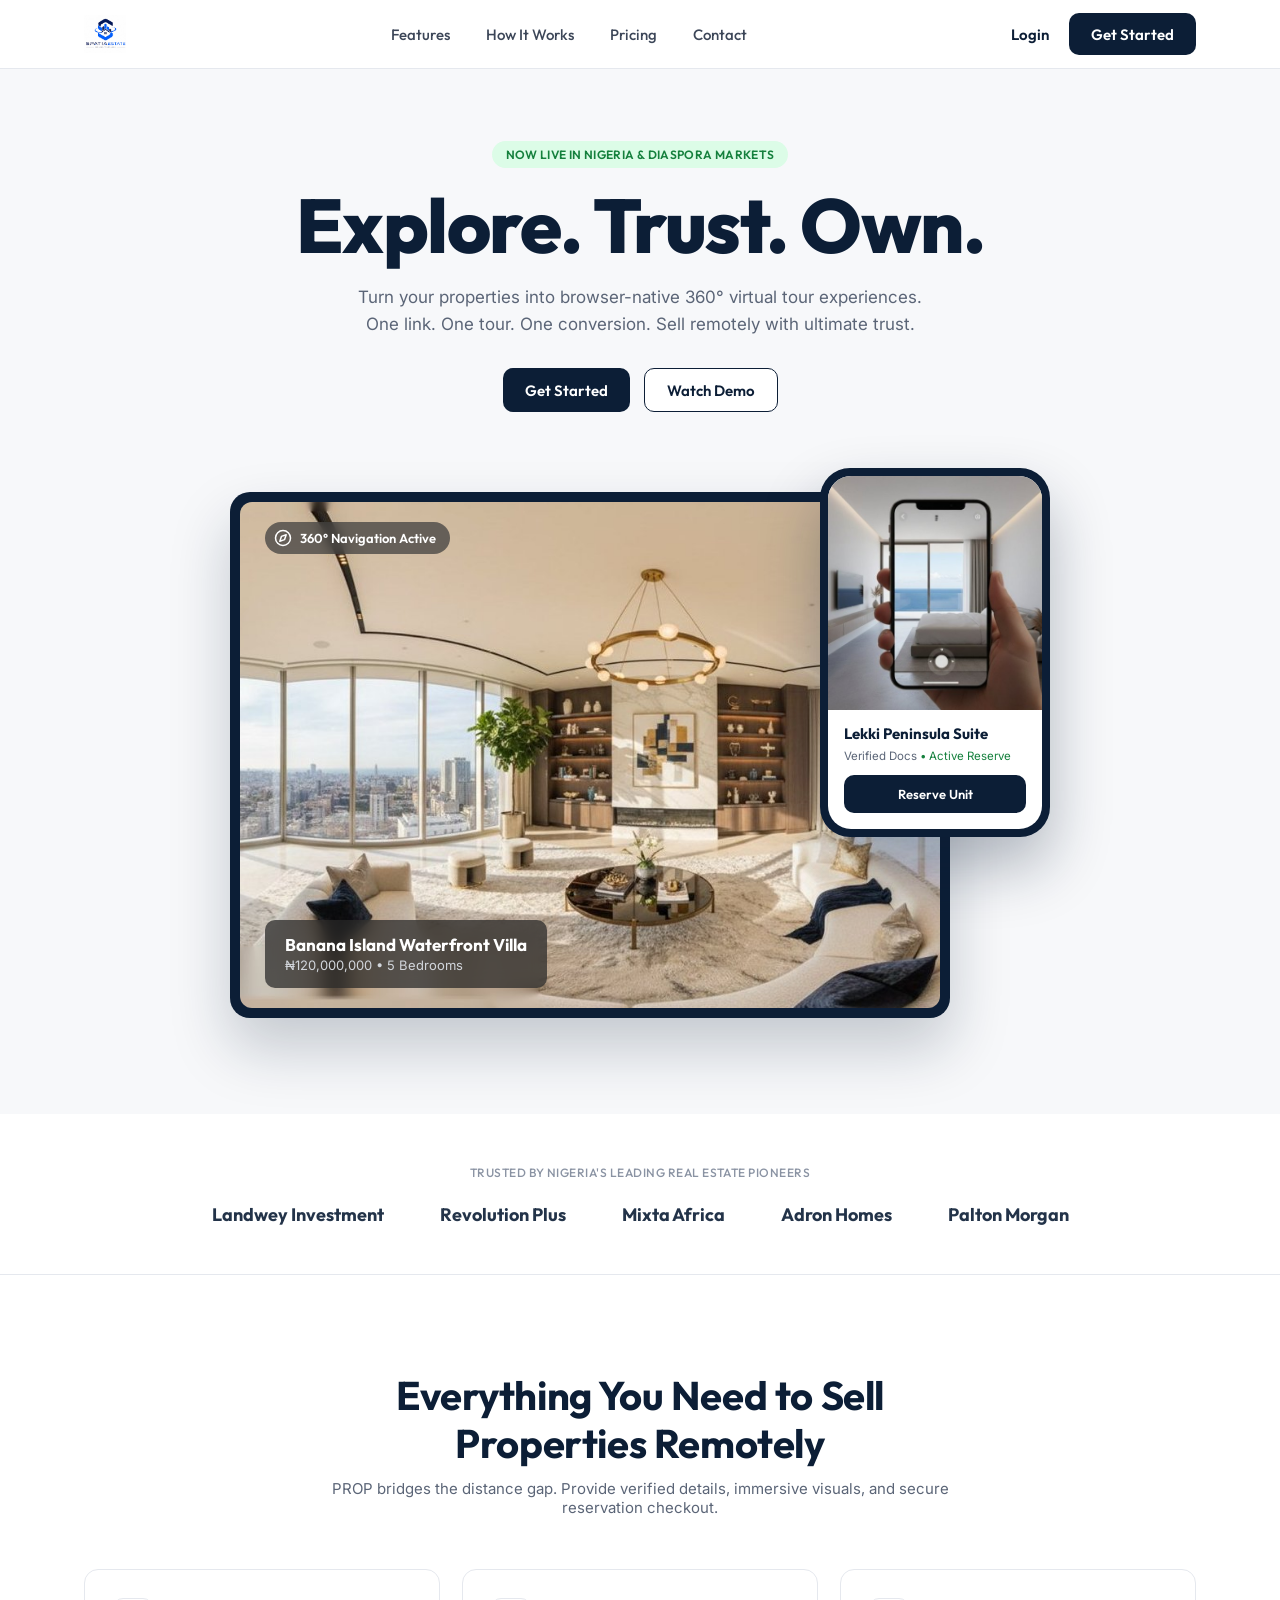
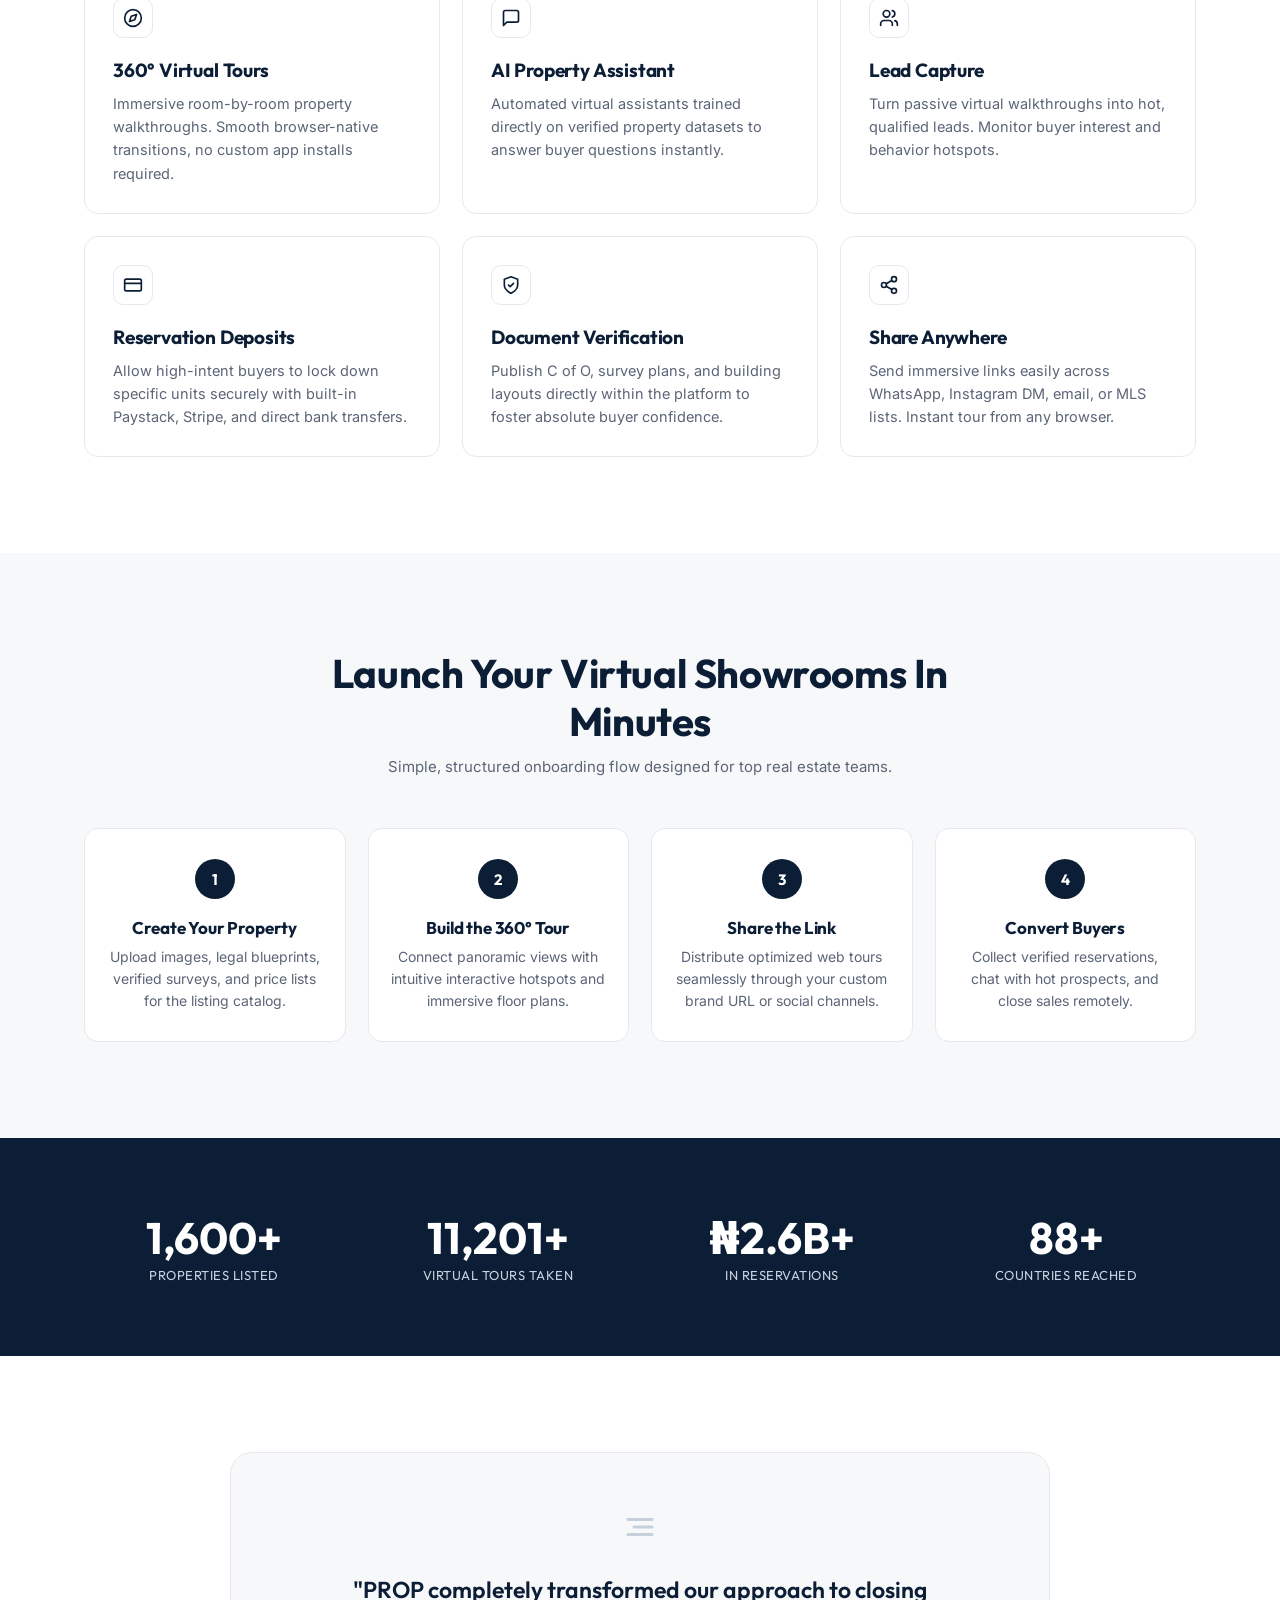
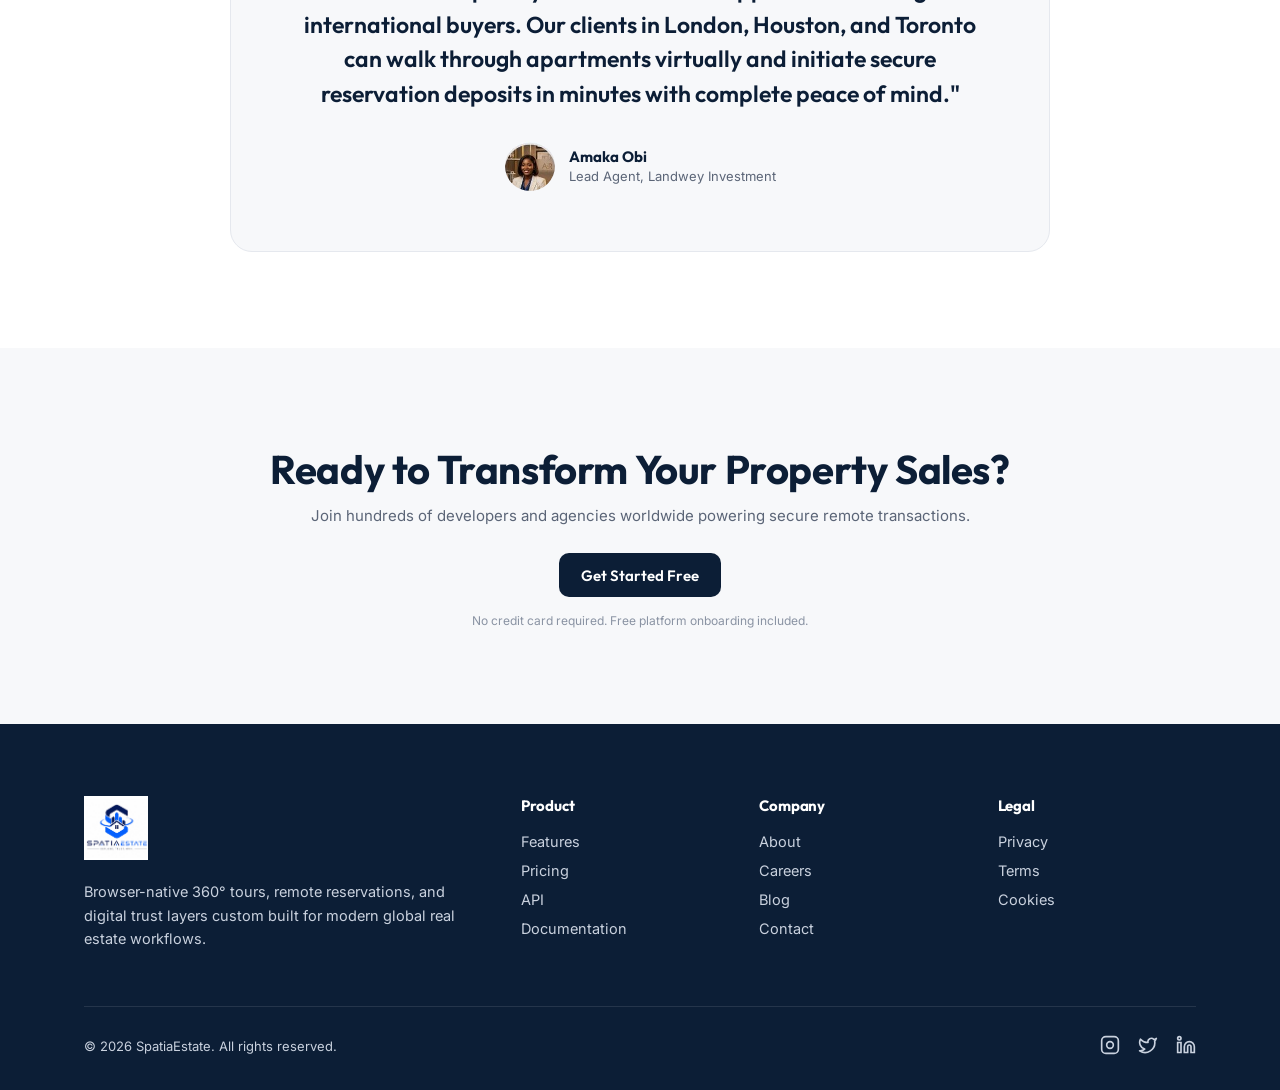
<file: index.html>
<!doctype html>
<html lang="en">
<head>
  <meta charset="utf-8">
  <meta name="viewport" content="width=device-width, initial-scale=1">
  <title>SpatiaEstate | Explore. Trust. Own.</title>
  <meta name="description" content="Turn your properties into browser-native 360° virtual tours. One link. One tour. One conversion.">
  <link rel="icon" href="assets/logo.png">
  <link rel="preconnect" href="https://fonts.googleapis.com">
  <link rel="preconnect" href="https://fonts.gstatic.com" crossorigin>
  <link href="https://fonts.googleapis.com/css2?family=Outfit:wght@400;500;600;700;800&family=Inter:wght@400;500;600&display=swap" rel="stylesheet">
  <link rel="stylesheet" href="css/styles.css">
  <style>
    html { scroll-behavior: smooth; }
    body { background: #fff; }
    .container { max-width: 1160px; margin: 0 auto; padding: 0 24px; }
    section[id] { scroll-margin-top: 80px; }

    /* Nav */
    .nav-top { position: sticky; top: 0; z-index: 30; background: rgba(255,255,255,.92); backdrop-filter: blur(10px); -webkit-backdrop-filter: blur(10px); border-bottom: 1px solid var(--border); }
    .nav-top .container { display: flex; align-items: center; height: 68px; gap: 24px; }
    .nav-top .logo-box { width: 42px; height: 42px; }
    .links { display: flex; gap: 36px; margin: 0 auto; }
    .links a { font-family: var(--font-head); font-weight: 500; font-size: 15px; color: #3c4658; }
    .links a:hover { color: var(--navy); }
    .nav-cta { display: flex; align-items: center; gap: 20px; }
    .nav-cta .login { font-family: var(--font-head); font-weight: 600; }
    .nav-cta .btn { height: 42px; }
    .burger { display: none; width: 40px; height: 40px; place-items: center; margin-left: auto; }
    .burger svg { width: 24px; height: 24px; }
    .mobile-menu { display: none; }

    /* Hero */
    .hero { background: var(--bg); padding: 72px 0 96px; text-align: center; overflow: hidden; }
    .pill { display: inline-block; background: var(--green-soft); color: var(--green); font-family: var(--font-head); font-weight: 600; font-size: 12px; letter-spacing: .03em; padding: 6px 14px; border-radius: 999px; }
    .hero h1 { font-size: clamp(40px, 7vw, 76px); font-weight: 800; letter-spacing: -0.02em; margin: 18px 0 18px; line-height: 1.05; }
    .hero p.lead { max-width: 600px; margin: 0 auto; color: var(--muted); font-size: 17px; line-height: 1.6; }
    .hero-ctas { display: flex; gap: 14px; justify-content: center; margin-top: 30px; flex-wrap: wrap; }
    .hero-ctas .btn-outline { border: 1.5px solid var(--navy); }

    .devices { position: relative; max-width: 820px; margin: 80px auto 0; padding-right: 100px; }
    .tablet { background: var(--navy); border-radius: 20px; padding: 10px; box-shadow: 0 30px 60px rgba(12,30,54,.22); }
    .tablet-screen { position: relative; border-radius: 12px; overflow: hidden; aspect-ratio: 1074 / 776; cursor: grab; touch-action: pan-y; }
    .tablet-screen.dragging { cursor: grabbing; }
    .tablet-screen img { position: absolute; top: 0; left: 0; height: 100%; width: 125%; max-width: none; object-fit: cover; user-select: none; -webkit-user-drag: none; }
    .nav-chip { position: absolute; top: 4%; left: 3.5%; display: flex; align-items: center; gap: 8px; background: rgba(60,60,60,.72); color: #fff; padding: 7px 14px 7px 9px; border-radius: 999px; font-family: var(--font-head); font-weight: 600; font-size: 13px; backdrop-filter: blur(6px); }
    .nav-chip svg { width: 18px; height: 18px; }
    .villa-card { position: absolute; left: 3.5%; bottom: 4%; background: rgba(40,40,40,.72); backdrop-filter: blur(8px); -webkit-backdrop-filter: blur(8px); color: #fff; padding: 14px 20px; border-radius: 10px; text-align: left; }
    .villa-card b { font-family: var(--font-head); font-size: 17px; display: block; }
    .villa-card span { font-size: 13px; color: #d2d6dc; }
    .phone { position: absolute; right: 0; top: -24px; width: 230px; background: var(--navy); border-radius: 30px; padding: 8px; box-shadow: 0 30px 60px rgba(12,30,54,.3); text-align: left; animation: float 6s ease-in-out infinite; }
    .phone-in { background: #fff; border-radius: 23px; overflow: hidden; }
    .phone img { width: 100%; aspect-ratio: 454 / 496; object-fit: cover; }
    .phone-body { padding: 14px 16px 16px; }
    .phone-body b { font-family: var(--font-head); font-size: 15px; display: block; }
    .phone-body small { display: block; font-size: 11.5px; color: var(--muted); margin: 6px 0 12px; }
    .phone-body small em { font-style: normal; color: var(--green); }
    .phone-body .btn { height: 38px; width: 100%; font-size: 13px; }
    @keyframes float { 50% { transform: translateY(-10px); } }
    @media (prefers-reduced-motion: reduce) { .phone { animation: none; } html { scroll-behavior: auto; } }

    /* Logos */
    .trusted { padding: 48px 0; border-bottom: 1px solid var(--border); text-align: center; }
    .trusted small { font-family: var(--font-head); font-weight: 500; font-size: 12px; letter-spacing: .04em; color: var(--faint); }
    .logos { display: flex; justify-content: center; gap: 56px; margin-top: 22px; flex-wrap: wrap; }
    .logos span { font-family: var(--font-head); font-weight: 700; font-size: 18px; color: var(--navy); opacity: .9; }

    /* Sections */
    .section { padding: 96px 0; }
    .section.alt { background: var(--bg); }
    .sec-head { text-align: center; max-width: 620px; margin: 0 auto 52px; }
    .sec-head h2 { font-size: clamp(28px, 4vw, 40px); line-height: 1.2; }
    .sec-head p { color: var(--muted); margin-top: 12px; }
    .features { display: grid; grid-template-columns: repeat(3, 1fr); gap: 22px; }
    .feature { border: 1px solid var(--border); border-radius: 14px; padding: 28px; background: #fff; transition: transform .2s, box-shadow .2s; }
    .feature:hover { transform: translateY(-3px); box-shadow: 0 14px 30px rgba(12,30,54,.08); }
    .feature .ic { width: 40px; height: 40px; border-radius: 10px; border: 1px solid var(--border); display: grid; place-items: center; margin-bottom: 20px; }
    .feature .ic svg { width: 20px; height: 20px; }
    .feature h3 { font-size: 19px; margin-bottom: 10px; }
    .feature p { color: var(--muted); font-size: 14.5px; line-height: 1.6; }
    .steps { display: grid; grid-template-columns: repeat(4, 1fr); gap: 22px; }
    .step { background: #fff; border: 1px solid var(--border); border-radius: 14px; padding: 30px 22px; text-align: center; }
    .step i { width: 40px; height: 40px; border-radius: 50%; background: var(--navy); color: #fff; font-style: normal; font-family: var(--font-head); font-weight: 700; display: grid; place-items: center; margin: 0 auto 18px; }
    .step h3 { font-size: 17px; margin-bottom: 8px; }
    .step p { color: var(--muted); font-size: 14px; line-height: 1.55; }

    .stats { background: var(--navy); color: #fff; padding: 72px 0; }
    .stats .container { display: grid; grid-template-columns: repeat(4, 1fr); gap: 24px; text-align: center; }
    .stats b { font-family: var(--font-head); font-size: clamp(32px, 4vw, 44px); font-weight: 700; display: block; }
    .stats span { font-family: var(--font-head); font-size: 13px; letter-spacing: .04em; color: #c9d1de; }

    .quote { max-width: 820px; margin: 0 auto; background: var(--bg); border: 1px solid var(--border); border-radius: 22px; padding: 56px 64px; text-align: center; }
    .quote svg { width: 36px; height: 36px; color: #c6cfdc; margin: 0 auto 24px; }
    .quote blockquote { font-family: var(--font-head); font-weight: 600; font-size: clamp(18px, 2.4vw, 23px); line-height: 1.5; }
    .who { display: inline-flex; align-items: center; gap: 14px; margin-top: 30px; text-align: left; }
    .who img { width: 50px; height: 50px; border-radius: 50%; }
    .who b { font-family: var(--font-head); display: block; }
    .who span { color: var(--muted); font-size: 13px; }

    .cta { text-align: center; }
    .cta h2 { font-size: clamp(28px, 4vw, 40px); }
    .cta p { color: var(--muted); margin: 12px 0 28px; }
    .cta small { display: block; color: var(--faint); font-size: 12px; margin-top: 16px; }

    footer { background: var(--navy); color: #c9d1de; padding: 72px 0 32px; }
    .foot-grid { display: grid; grid-template-columns: 2fr 1fr 1fr 1fr; gap: 40px; }
    footer .logo-box { width: 64px; height: 64px; margin-bottom: 20px; }
    footer p { max-width: 380px; line-height: 1.6; font-size: 14.5px; }
    footer h4 { color: #fff; font-size: 15px; margin-bottom: 18px; }
    footer ul { list-style: none; display: flex; flex-direction: column; gap: 12px; font-size: 14.5px; }
    footer ul a:hover { color: #fff; }
    .foot-bot { display: flex; justify-content: space-between; align-items: center; border-top: 1px solid rgba(255,255,255,.1); margin-top: 56px; padding-top: 28px; font-size: 13px; }
    .social { display: flex; gap: 18px; }
    .social a { color: #c9d1de; } .social a:hover { color: #fff; }
    .social svg { width: 20px; height: 20px; }

    .reveal { opacity: 0; transform: translateY(18px); transition: opacity .6s ease, transform .6s ease; }
    .reveal.in { opacity: 1; transform: none; }

    @media (max-width: 960px) {
      .links, .nav-cta { display: none; }
      .burger { display: grid; }
      .mobile-menu { display: block; position: fixed; inset: 68px 0 auto 0; background: #fff; border-bottom: 1px solid var(--border); padding: 12px 24px 24px; transform: translateY(-120%); visibility: hidden; transition: transform .25s, visibility .25s; z-index: 25; box-shadow: 0 20px 40px rgba(12,30,54,.08); }
      .mobile-menu.open { transform: none; visibility: visible; }
      .mobile-menu a { display: block; padding: 14px 0; font-family: var(--font-head); font-weight: 600; font-size: 17px; border-bottom: 1px solid var(--border); }
      .mobile-menu .btn { display: flex; margin-top: 18px; width: 100%; color: #fff; border: 0; }
      .features { grid-template-columns: 1fr 1fr; }
      .steps, .stats .container { grid-template-columns: 1fr 1fr; }
      .stats .container { row-gap: 40px; }
      .foot-grid { grid-template-columns: 1fr 1fr 1fr; }
      .foot-grid > div:first-child { grid-column: 1 / -1; }
    }
    @media (max-width: 640px) {
      .container { padding: 0 16px; }
      .hero { padding: 48px 0 64px; }
      .devices { padding-right: 0; margin-top: 48px; }
      .phone { position: relative; top: auto; width: 180px; margin: -24px 8px 0 auto; }
      .villa-card { padding: 8px 12px; } .villa-card b { font-size: 13px; } .villa-card span { font-size: 11px; }
      .nav-chip { font-size: 11px; padding: 5px 10px 5px 7px; }
      .section { padding: 64px 0; }
      .features, .steps { grid-template-columns: 1fr; }
      .logos { gap: 18px 32px; } .logos span { font-size: 15px; }
      .quote { padding: 36px 22px; }
      .foot-grid { grid-template-columns: 1fr 1fr; }
      .foot-bot { flex-direction: column; gap: 16px; }
    }
  </style>
</head>
<body>
  <header class="nav-top">
    <div class="container">
      <a href="#top" class="logo-box" aria-label="SpatiaEstate home"><img src="assets/logo.png" alt=""></a>
      <nav class="links" aria-label="Main">
        <a href="#features">Features</a>
        <a href="#how">How It Works</a>
        <a href="#pricing">Pricing</a>
        <a href="#contact">Contact</a>
      </nav>
      <div class="nav-cta">
        <a href="login.html" class="login">Login</a>
        <a href="login.html" class="btn btn-primary">Get Started</a>
      </div>
      <button class="burger" id="burger" aria-label="Open menu" aria-expanded="false" data-icon="menu"></button>
    </div>
  </header>
  <div class="mobile-menu" id="mobileMenu">
    <a href="#features">Features</a>
    <a href="#how">How It Works</a>
    <a href="#pricing">Pricing</a>
    <a href="#contact">Contact</a>
    <a href="login.html">Login</a>
    <a href="login.html" class="btn btn-primary">Get Started</a>
  </div>

  <main id="top">
    <section class="hero">
      <div class="container">
        <span class="pill">NOW LIVE IN NIGERIA &amp; DIASPORA MARKETS</span>
        <h1>Explore. Trust. Own.</h1>
        <p class="lead">Turn your properties into browser-native 360° virtual tour experiences. One link. One tour. One conversion. Sell remotely with ultimate trust.</p>
        <div class="hero-ctas">
          <a href="login.html" class="btn btn-primary">Get Started</a>
          <a href="tour.html" class="btn btn-outline">Watch Demo</a>
        </div>

        <div class="devices">
          <div class="tablet">
            <div class="tablet-screen" id="pano" aria-label="360 degree preview. Drag to look around.">
              <img src="assets/hero-pano.jpg" alt="Banana Island Waterfront Villa living room in 360°" id="panoImg">
              <div class="nav-chip" data-icon="compass">360° Navigation Active</div>
              <div class="villa-card"><b>Banana Island Waterfront Villa</b><span>₦120,000,000 • 5 Bedrooms</span></div>
            </div>
          </div>
          <div class="phone">
            <div class="phone-in">
              <img src="assets/hero-phone.jpg" alt="Buyer exploring a Lekki suite on their phone">
              <div class="phone-body">
                <b>Lekki Peninsula Suite</b>
                <small>Verified Docs <em>• Active Reserve</em></small>
                <a href="reserve.html" class="btn btn-primary">Reserve Unit</a>
              </div>
            </div>
          </div>
        </div>
      </div>
    </section>

    <section class="trusted">
      <div class="container">
        <small>TRUSTED BY NIGERIA'S LEADING REAL ESTATE PIONEERS</small>
        <div class="logos"><span>Landwey Investment</span><span>Revolution Plus</span><span>Mixta Africa</span><span>Adron Homes</span><span>Palton Morgan</span></div>
      </div>
    </section>

    <section class="section" id="features">
      <div class="container">
        <div class="sec-head reveal">
          <h2>Everything You Need to Sell Properties Remotely</h2>
          <p>PROP bridges the distance gap. Provide verified details, immersive visuals, and secure reservation checkout.</p>
        </div>
        <div class="features">
          <article class="feature reveal"><div class="ic" data-icon="compass"></div><h3>360° Virtual Tours</h3><p>Immersive room-by-room property walkthroughs. Smooth browser-native transitions, no custom app installs required.</p></article>
          <article class="feature reveal"><div class="ic" data-icon="chat"></div><h3>AI Property Assistant</h3><p>Automated virtual assistants trained directly on verified property datasets to answer buyer questions instantly.</p></article>
          <article class="feature reveal"><div class="ic" data-icon="users"></div><h3>Lead Capture</h3><p>Turn passive virtual walkthroughs into hot, qualified leads. Monitor buyer interest and behavior hotspots.</p></article>
          <article class="feature reveal"><div class="ic" data-icon="card"></div><h3>Reservation Deposits</h3><p>Allow high-intent buyers to lock down specific units securely with built-in Paystack, Stripe, and direct bank transfers.</p></article>
          <article class="feature reveal"><div class="ic" data-icon="shield"></div><h3>Document Verification</h3><p>Publish C of O, survey plans, and building layouts directly within the platform to foster absolute buyer confidence.</p></article>
          <article class="feature reveal"><div class="ic" data-icon="share"></div><h3>Share Anywhere</h3><p>Send immersive links easily across WhatsApp, Instagram DM, email, or MLS lists. Instant tour from any browser.</p></article>
        </div>
      </div>
    </section>

    <section class="section alt" id="how">
      <div class="container">
        <div class="sec-head reveal">
          <h2>Launch Your Virtual Showrooms In Minutes</h2>
          <p>Simple, structured onboarding flow designed for top real estate teams.</p>
        </div>
        <div class="steps">
          <div class="step reveal"><i>1</i><h3>Create Your Property</h3><p>Upload images, legal blueprints, verified surveys, and price lists for the listing catalog.</p></div>
          <div class="step reveal"><i>2</i><h3>Build the 360° Tour</h3><p>Connect panoramic views with intuitive interactive hotspots and immersive floor plans.</p></div>
          <div class="step reveal"><i>3</i><h3>Share the Link</h3><p>Distribute optimized web tours seamlessly through your custom brand URL or social channels.</p></div>
          <div class="step reveal"><i>4</i><h3>Convert Buyers</h3><p>Collect verified reservations, chat with hot prospects, and close sales remotely.</p></div>
        </div>
      </div>
    </section>

    <section class="stats" aria-label="Platform numbers">
      <div class="container">
        <div><b data-count="2400" data-suffix="+">2,400+</b><span>PROPERTIES LISTED</span></div>
        <div><b data-count="18000" data-suffix="+">18,000+</b><span>VIRTUAL TOURS TAKEN</span></div>
        <div><b data-count="4.2" data-prefix="₦" data-suffix="B+" data-dec="1">₦4.2B+</b><span>IN RESERVATIONS</span></div>
        <div><b data-count="142" data-suffix="+">142+</b><span>COUNTRIES REACHED</span></div>
      </div>
    </section>

    <section class="section">
      <div class="container">
        <figure class="quote reveal">
          <svg viewBox="0 0 24 24" fill="none" stroke="currentColor" stroke-width="2" stroke-linecap="round"><path d="M4 7h16M8 12h12M4 17h16"/></svg>
          <blockquote>"PROP completely transformed our approach to closing international buyers. Our clients in London, Houston, and Toronto can walk through apartments virtually and initiate secure reservation deposits in minutes with complete peace of mind."</blockquote>
          <figcaption class="who"><img src="assets/amaka.jpg" alt=""><div><b>Amaka Obi</b><span>Lead Agent, Landwey Investment</span></div></figcaption>
        </figure>
      </div>
    </section>

    <section class="section alt cta" id="pricing">
      <div class="container reveal">
        <h2>Ready to Transform Your Property Sales?</h2>
        <p>Join hundreds of developers and agencies worldwide powering secure remote transactions.</p>
        <a href="login.html" class="btn btn-primary">Get Started Free</a>
        <small>No credit card required. Free platform onboarding included.</small>
      </div>
    </section>
  </main>

  <footer id="contact">
    <div class="container">
      <div class="foot-grid">
        <div>
          <div class="logo-box"><img src="assets/logo.png" alt="SpatiaEstate"></div>
          <p>Browser-native 360° tours, remote reservations, and digital trust layers custom built for modern global real estate workflows.</p>
        </div>
        <div><h4>Product</h4><ul><li><a href="#features">Features</a></li><li><a href="#pricing">Pricing</a></li><li><a href="#">API</a></li><li><a href="#">Documentation</a></li></ul></div>
        <div><h4>Company</h4><ul><li><a href="#">About</a></li><li><a href="#">Careers</a></li><li><a href="#">Blog</a></li><li><a href="mailto:support@spatiaestate.com">Contact</a></li></ul></div>
        <div><h4>Legal</h4><ul><li><a href="#">Privacy</a></li><li><a href="#">Terms</a></li><li><a href="#">Cookies</a></li></ul></div>
      </div>
      <div class="foot-bot">
        <span>© 2026 SpatiaEstate. All rights reserved.</span>
        <div class="social">
          <a href="#" aria-label="Instagram"><svg viewBox="0 0 24 24" fill="none" stroke="currentColor" stroke-width="2"><rect x="2" y="2" width="20" height="20" rx="5"/><circle cx="12" cy="12" r="4"/><path d="M17.5 6.5h.01"/></svg></a>
          <a href="#" aria-label="Twitter"><svg viewBox="0 0 24 24" fill="none" stroke="currentColor" stroke-width="2" stroke-linejoin="round"><path d="M22 4s-.7 2.1-2 3.4c1.6 10-9.4 17.3-18 11.6 2.2.1 4.4-.6 6-2C3 15.5.5 9.6 3 5c2.2 2.6 5.6 4.1 9 4-.9-4.2 4-6.6 7-3.8 1.1 0 3-1.2 3-1.2z"/></svg></a>
          <a href="#" aria-label="LinkedIn"><svg viewBox="0 0 24 24" fill="none" stroke="currentColor" stroke-width="2"><path d="M16 8a6 6 0 0 1 6 6v7h-4v-7a2 2 0 0 0-4 0v7h-4v-7a6 6 0 0 1 6-6zM2 9h4v12H2z"/><circle cx="4" cy="4" r="2"/></svg></a>
        </div>
      </div>
    </div>
  </footer>

  <script src="js/app.js"></script>
  <script>
    ICONS.share = '<svg viewBox="0 0 24 24" fill="none" stroke="currentColor" stroke-width="2" stroke-linecap="round" stroke-linejoin="round"><circle cx="18" cy="5" r="3"/><circle cx="6" cy="12" r="3"/><circle cx="18" cy="19" r="3"/><path d="m8.59 13.51 6.83 3.98M15.41 6.51l-6.82 3.98"/></svg>';

    // Mobile menu
    const burger = document.getElementById('burger'), menu = document.getElementById('mobileMenu');
    burger.addEventListener('click', () => { const o = menu.classList.toggle('open'); burger.setAttribute('aria-expanded', o); });
    menu.addEventListener('click', (e) => { if (e.target.tagName === 'A') menu.classList.remove('open'); });

    // Drag-to-pan hero panorama
    const box = document.getElementById('pano'), img = document.getElementById('panoImg');
    let off = 0, sx = 0, so = 0, drag = false, auto = true, dir = -1;
    const min = () => -(img.offsetWidth - box.offsetWidth);
    const set = () => { off = Math.min(0, Math.max(min(), off)); img.style.transform = `translateX(${off}px)`; };
    const center = () => { off = min() / 2; set(); };
    img.complete ? center() : (img.onload = center);
    window.addEventListener('resize', set);
    box.addEventListener('pointerdown', (e) => { drag = true; auto = false; sx = e.clientX; so = off; box.classList.add('dragging'); box.setPointerCapture(e.pointerId); });
    box.addEventListener('pointermove', (e) => { if (drag) { off = so + e.clientX - sx; set(); } });
    ['pointerup', 'pointercancel'].forEach((ev) => box.addEventListener(ev, () => { drag = false; box.classList.remove('dragging'); }));
    // gentle idle drift until the visitor drags
    if (!matchMedia('(prefers-reduced-motion: reduce)').matches) {
      (function drift() {
        if (!auto) return;
        off += dir * 0.25; if (off <= min() || off >= 0) dir *= -1; set();
        requestAnimationFrame(drift);
      })();
    }

    // Reveal on scroll + stat count-up
    const io = new IntersectionObserver((entries) => entries.forEach((en) => {
      if (!en.isIntersecting) return;
      en.target.classList.add('in'); io.unobserve(en.target);
    }), { threshold: 0.15 });
    document.querySelectorAll('.reveal').forEach((el, i) => { el.style.transitionDelay = (i % 3) * 80 + 'ms'; io.observe(el); });

    const fmt = (n, d) => n.toLocaleString('en-US', { minimumFractionDigits: d, maximumFractionDigits: d });
    const so2 = new IntersectionObserver((entries) => entries.forEach((en) => {
      if (!en.isIntersecting) return;
      so2.disconnect();
      document.querySelectorAll('[data-count]').forEach((el) => {
        const end = +el.dataset.count, d = +(el.dataset.dec || 0), pre = el.dataset.prefix || '', suf = el.dataset.suffix || '';
        const t0 = performance.now();
        (function tick(t) {
          const p = Math.min(1, (t - t0) / 1400), v = end * (1 - Math.pow(1 - p, 3));
          el.textContent = pre + fmt(v, d) + suf;
          if (p < 1) requestAnimationFrame(tick);
        })(t0);
      });
    }), { threshold: 0.4 });
    so2.observe(document.querySelector('.stats'));
  </script>
</body>
</html>
</file>
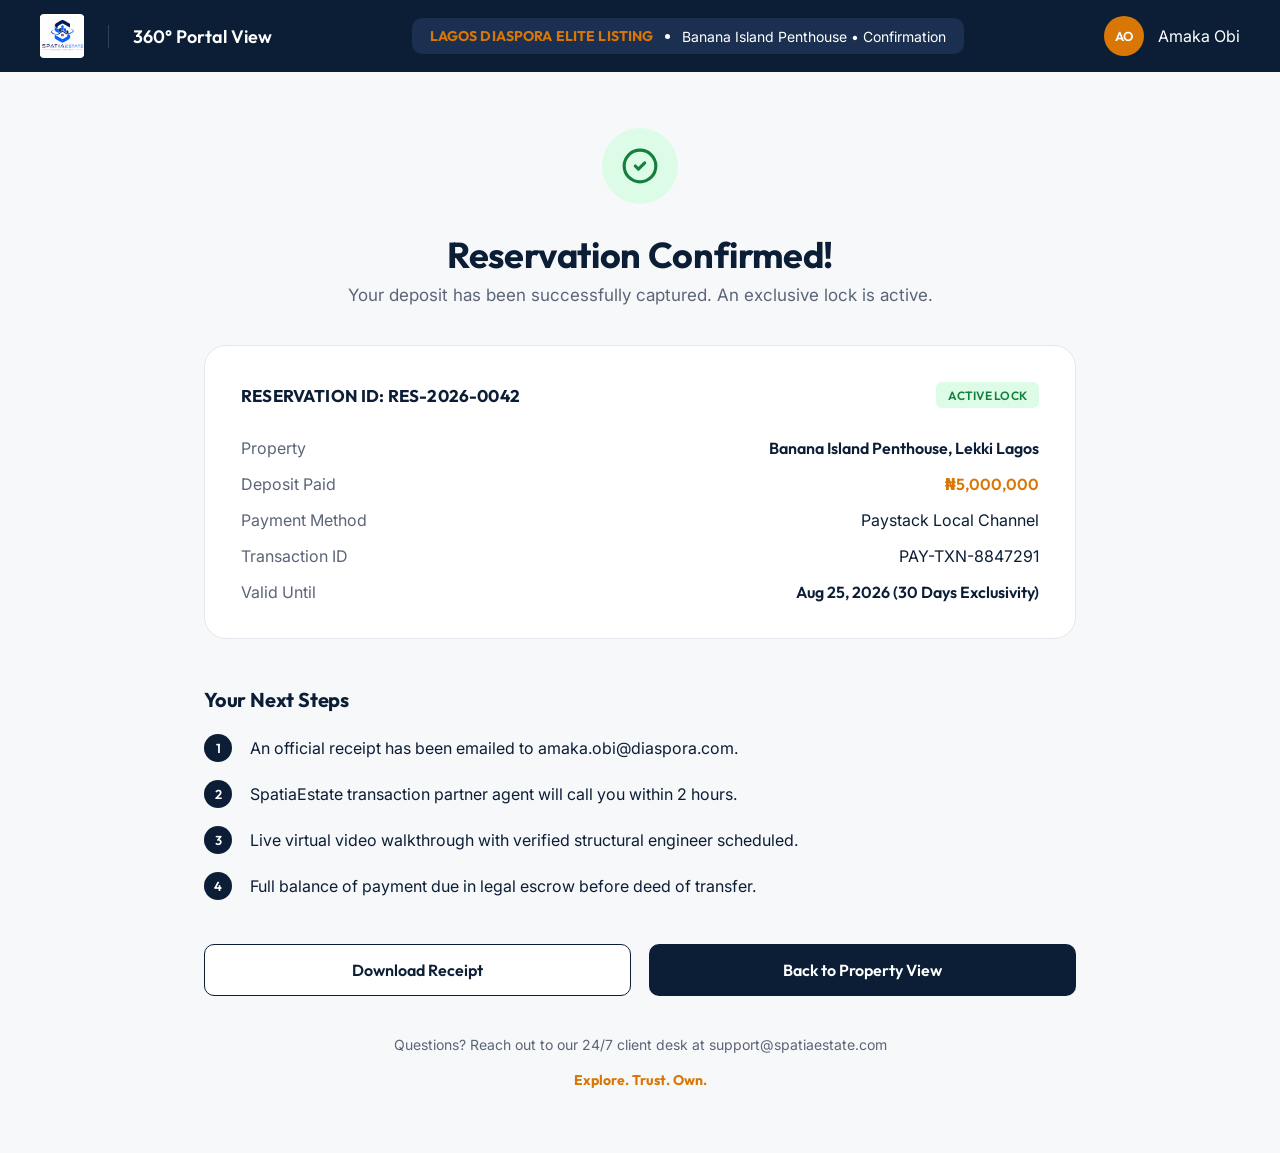
<file: confirmed.html>
<!doctype html>
<html lang="en">
<head>
  <meta charset="utf-8">
  <meta name="viewport" content="width=device-width, initial-scale=1">
  <title>Reservation Confirmed | SpatiaEstate</title>
  <link rel="icon" href="assets/logo.png">
  <link rel="preconnect" href="https://fonts.googleapis.com">
  <link rel="preconnect" href="https://fonts.gstatic.com" crossorigin>
  <link href="https://fonts.googleapis.com/css2?family=Outfit:wght@400;500;600;700&family=Inter:wght@400;500;600&family=JetBrains+Mono:wght@500;600&display=swap" rel="stylesheet">
  <link rel="stylesheet" href="css/styles.css">
  <link rel="stylesheet" href="css/portal.css">
  <style>
    .wrap { max-width: 920px; margin: 0 auto; padding: 56px 24px 64px; }
    .hero { text-align: center; margin-bottom: 40px; }
    .tick { width: 76px; height: 76px; border-radius: 50%; background: #dcfce7; color: var(--green); display: grid; place-items: center; margin: 0 auto 28px; animation: pop .4s ease backwards; }
    .tick svg { width: 38px; height: 38px; }
    .hero h1 { font-size: 36px; }
    .hero p { color: var(--muted); font-size: 17px; margin-top: 8px; }
    .res { border-radius: 22px; padding: 36px; }
    .res-head { display: flex; justify-content: space-between; align-items: center; gap: 12px; margin-bottom: 30px; }
    .res-head h3 { font-size: 17px; letter-spacing: .01em; }
    .rows div { display: flex; justify-content: space-between; gap: 16px; margin-bottom: 16px; font-size: 16px; }
    .rows div:last-child { margin-bottom: 0; }
    .rows span { color: var(--muted); }
    .rows b { font-family: var(--font-head); font-weight: 600; text-align: right; }
    .rows b.reg { font-family: var(--font-body); font-weight: 400; }
    .rows b.amt { color: var(--orange); }
    .steps h3 { font-size: 20px; margin: 48px 0 22px; }
    .steps ol { list-style: none; display: flex; flex-direction: column; gap: 18px; }
    .steps li { display: flex; align-items: center; gap: 18px; font-size: 16px; }
    .steps li i { width: 28px; height: 28px; border-radius: 50%; background: var(--navy); color: #fff; font-style: normal; font-family: var(--font-head); font-weight: 600; font-size: 13px; display: grid; place-items: center; flex-shrink: 0; }
    .ctas { display: grid; grid-template-columns: 1fr 1fr; gap: 18px; margin-top: 44px; }
    .ctas .btn { height: 52px; font-size: 16px; }
    .ctas .btn-outline { border: 1.5px solid var(--navy); }
    .foot { text-align: center; margin-top: 40px; color: var(--muted); font-size: 14px; }
    .foot b { display: block; margin-top: 18px; color: var(--orange); font-family: var(--font-head); }
    @media (max-width: 640px) { .wrap { padding: 32px 16px 48px; } .hero h1 { font-size: 28px; } .res { padding: 22px; } .res-head { flex-direction: column; align-items: flex-start; } .rows div { flex-direction: column; gap: 2px; } .rows b { text-align: left; } .ctas { grid-template-columns: 1fr; } }
  </style>
</head>
<body>
  <header class="portal-bar">
    <a href="tour.html" class="logo-box" aria-label="Back to tour"><img src="assets/logo.png" alt=""></a>
    <div class="title">360° Portal View</div>
    <div class="listing-pill"><b>LAGOS DIASPORA ELITE LISTING</b><i></i><span>Banana Island Penthouse • Confirmation</span></div>
    <div class="right buyer"><span class="avatar" data-buyer="initials">AO</span><span data-buyer="name">Amaka Obi</span></div>
  </header>

  <main class="wrap">
    <section class="hero">
      <div class="tick" data-icon="checkCircle"></div>
      <h1>Reservation Confirmed!</h1>
      <p>Your deposit has been successfully captured. An exclusive lock is active.</p>
    </section>

    <section class="card res">
      <div class="res-head"><h3>RESERVATION ID: RES-2026-0042</h3><span class="badge b-green sm">ACTIVE LOCK</span></div>
      <div class="rows">
        <div><span>Property</span><b>Banana Island Penthouse, Lekki Lagos</b></div>
        <div><span>Deposit Paid</span><b class="amt">₦5,000,000</b></div>
        <div><span>Payment Method</span><b class="reg" id="method">Paystack Local Channel</b></div>
        <div><span>Transaction ID</span><b class="reg">PAY-TXN-8847291</b></div>
        <div><span>Valid Until</span><b>Aug 25, 2026 (30 Days Exclusivity)</b></div>
      </div>
    </section>

    <section class="steps">
      <h3>Your Next Steps</h3>
      <ol>
        <li><i>1</i><span>An official receipt has been emailed to <span data-buyer="email">amaka.obi@diaspora.com</span>.</span></li>
        <li><i>2</i>SpatiaEstate transaction partner agent will call you within 2 hours.</li>
        <li><i>3</i>Live virtual video walkthrough with verified structural engineer scheduled.</li>
        <li><i>4</i>Full balance of payment due in legal escrow before deed of transfer.</li>
      </ol>
    </section>

    <div class="ctas">
      <a href="receipt.html" class="btn btn-outline">Download Receipt</a>
      <a href="tour.html" class="btn btn-primary">Back to Property View</a>
    </div>

    <p class="foot">Questions? Reach out to our 24/7 client desk at <a href="mailto:support@spatiaestate.com">support@spatiaestate.com</a><b>Explore. Trust. Own.</b></p>
  </main>

  <script src="js/app.js"></script>
  <script src="js/buyer.js"></script>
  <script>
    if (getPayment() === 'stripe') document.getElementById('method').textContent = 'Stripe International';
  </script>
</body>
</html>
</file>
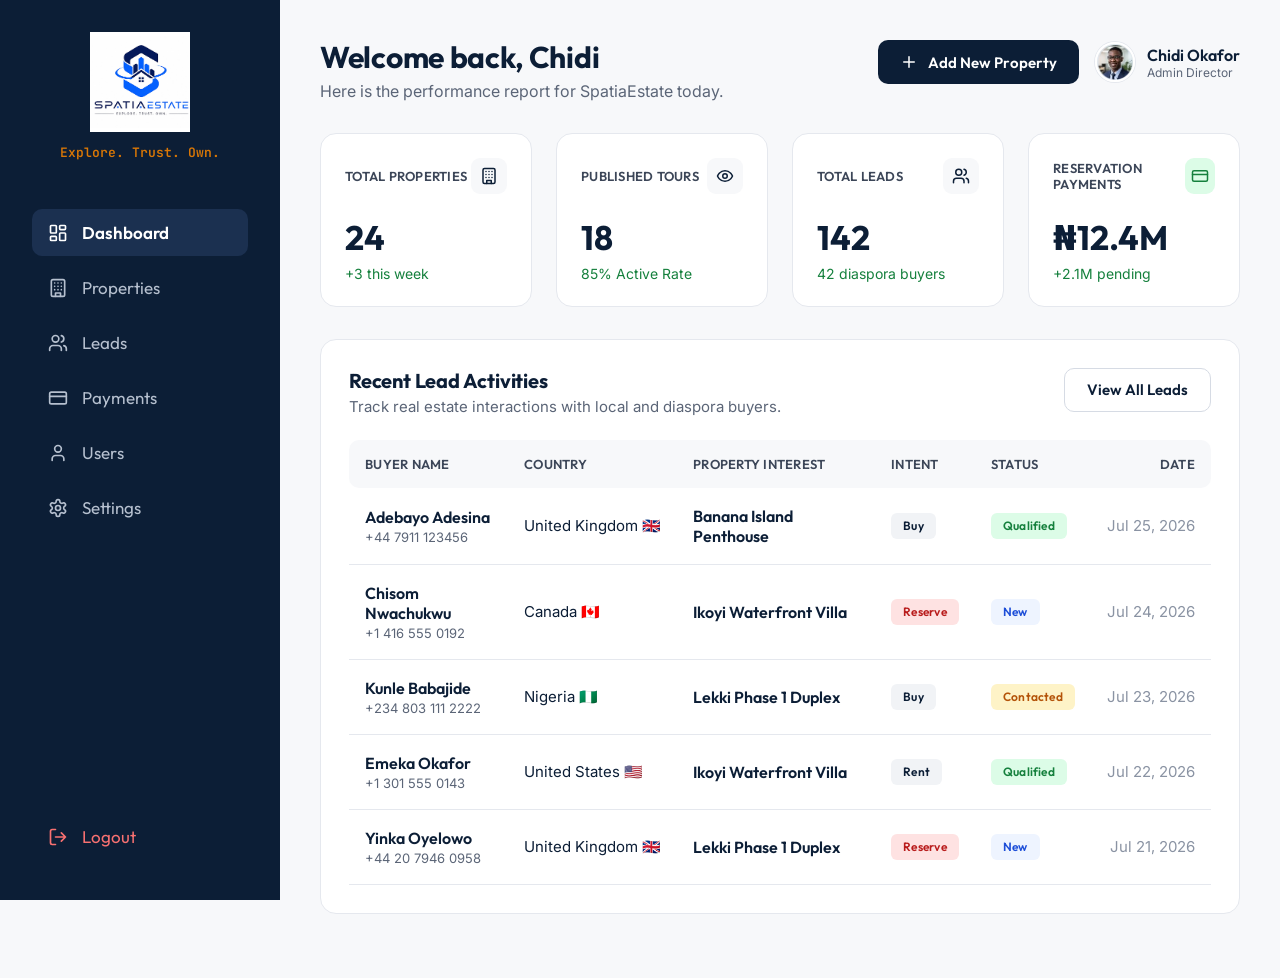
<file: dashboard.html>
<!doctype html>
<html lang="en">
<head>
  <meta charset="utf-8">
  <meta name="viewport" content="width=device-width, initial-scale=1">
  <title>Dashboard | SpatiaEstate</title>
  <link rel="icon" href="assets/logo.png">
  <link rel="preconnect" href="https://fonts.googleapis.com">
  <link rel="preconnect" href="https://fonts.gstatic.com" crossorigin>
  <link href="https://fonts.googleapis.com/css2?family=Outfit:wght@400;500;600;700&family=Inter:wght@400;500;600&family=JetBrains+Mono:wght@500;600&display=swap" rel="stylesheet">
  <link rel="stylesheet" href="css/styles.css">
</head>
<body data-page="dashboard">
  <div class="app">
    <div data-sidebar></div>
    <main class="main">
      <header class="page-head">
        <div>
          <h1>Welcome back, Chidi</h1>
          <p>Here is the performance report for SpatiaEstate today.</p>
        </div>
        <div class="head-actions">
          <a href="properties.html" class="btn btn-primary" data-icon="plus">Add New Property</a>
          <div data-admin-chip></div>
        </div>
      </header>

      <section class="kpis">
        <div class="kpi">
          <div class="kpi-top"><span class="kpi-label">Total Properties</span><span class="kpi-icon" data-icon="building"></span></div>
          <div class="kpi-value">24</div><div class="kpi-sub">+3 this week</div>
        </div>
        <div class="kpi">
          <div class="kpi-top"><span class="kpi-label">Published Tours</span><span class="kpi-icon" data-icon="eye"></span></div>
          <div class="kpi-value">18</div><div class="kpi-sub">85% Active Rate</div>
        </div>
        <div class="kpi">
          <div class="kpi-top"><span class="kpi-label">Total Leads</span><span class="kpi-icon" data-icon="users"></span></div>
          <div class="kpi-value">142</div><div class="kpi-sub">42 diaspora buyers</div>
        </div>
        <div class="kpi">
          <div class="kpi-top"><span class="kpi-label">Reservation Payments</span><span class="kpi-icon green" data-icon="card"></span></div>
          <div class="kpi-value">₦12.4M</div><div class="kpi-sub">+2.1M pending</div>
        </div>
      </section>

      <section class="card">
        <div class="card-head">
          <div>
            <h3>Recent Lead Activities</h3>
            <p>Track real estate interactions with local and diaspora buyers.</p>
          </div>
          <a href="leads.html" class="btn btn-outline">View All Leads</a>
        </div>
        <div class="table-wrap">
          <table>
            <thead><tr><th>Buyer Name</th><th>Country</th><th>Property Interest</th><th>Intent</th><th>Status</th><th class="t-right">Date</th></tr></thead>
            <tbody id="rows"></tbody>
          </table>
        </div>
      </section>
    </main>
  </div>

  <script src="js/app.js"></script>
  <script src="js/data.js"></script>
  <script>
    const intentTone = { Buy: 'gray', Reserve: 'red', Rent: 'gray' };
    document.getElementById('rows').innerHTML = DATA.leads.slice(0, 5).map((l) => `
      <tr>
        <td><div class="t-strong">${l.name}</div><div class="t-sub">${l.phone}</div></td>
        <td style="white-space:nowrap">${l.country} ${l.flag}</td>
        <td class="t-strong">${l.property}</td>
        <td>${badge(l.intent, intentTone[l.intent], 'sm')}</td>
        <td>${badge(l.status, TONES.status[l.status], 'sm')}</td>
        <td class="t-right t-muted">${l.date}</td>
      </tr>`).join('');
  </script>
</body>
</html>
</file>
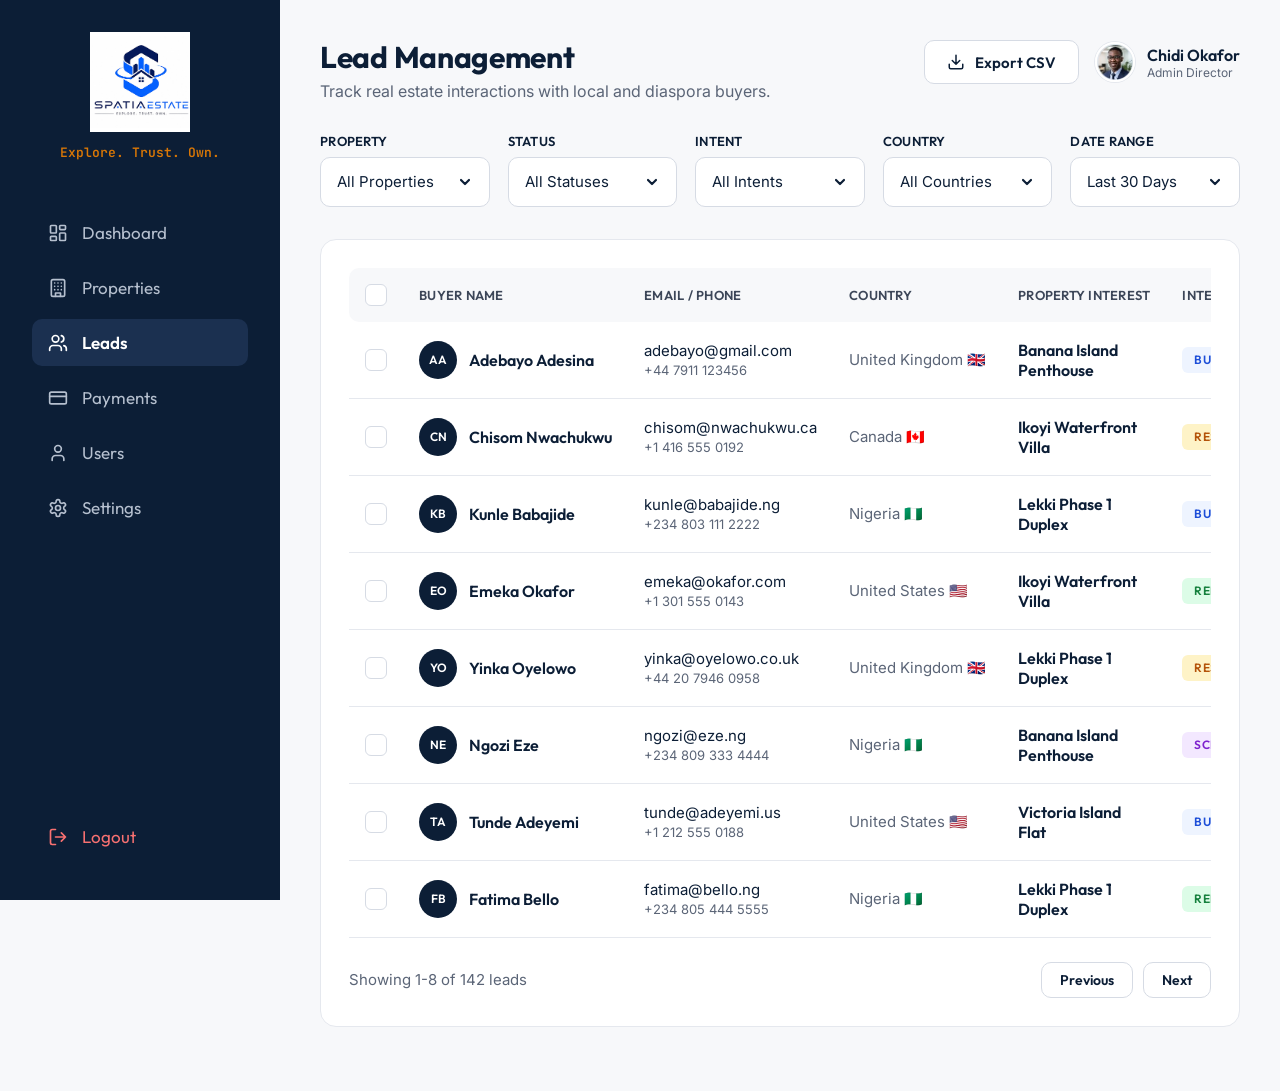
<file: leads.html>
<!doctype html>
<html lang="en">
<head>
  <meta charset="utf-8">
  <meta name="viewport" content="width=device-width, initial-scale=1">
  <title>Lead Management | SpatiaEstate</title>
  <link rel="icon" href="assets/logo.png">
  <link rel="preconnect" href="https://fonts.googleapis.com">
  <link rel="preconnect" href="https://fonts.gstatic.com" crossorigin>
  <link href="https://fonts.googleapis.com/css2?family=Outfit:wght@400;500;600;700&family=Inter:wght@400;500;600&family=JetBrains+Mono:wght@500;600&display=swap" rel="stylesheet">
  <link rel="stylesheet" href="css/styles.css">
  <style>
    .filters { display: grid; grid-template-columns: repeat(5, 1fr); gap: 18px; margin-bottom: 32px; }
    .filters .field { margin: 0; gap: 8px; }
    .filters .label { font-size: 13px; }
    .filters .select { background-color: #fff; }
    td .check, th .check { vertical-align: middle; }
    .lead-avatar { width: 38px; height: 38px; font-size: 12px; }
    .empty-row td { text-align: center; color: var(--muted); padding: 48px; }
    tr.sel td { background: #f5f8ff; }
    @media (max-width: 1200px) { .filters { grid-template-columns: repeat(3, 1fr); } }
    @media (max-width: 640px) { .filters { grid-template-columns: 1fr 1fr; } }
  </style>
</head>
<body data-page="leads">
  <div class="app">
    <div data-sidebar></div>
    <main class="main">
      <header class="page-head">
        <div>
          <h1>Lead Management</h1>
          <p>Track real estate interactions with local and diaspora buyers.</p>
        </div>
        <div class="head-actions">
          <button class="btn btn-outline" id="export" data-icon="download">Export CSV</button>
          <div data-admin-chip></div>
        </div>
      </header>

      <section class="filters">
        <div class="field"><label class="label" for="fProp">Property</label><select class="select" id="fProp"><option value="">All Properties</option></select></div>
        <div class="field"><label class="label" for="fStatus">Status</label><select class="select" id="fStatus"><option value="">All Statuses</option></select></div>
        <div class="field"><label class="label" for="fIntent">Intent</label><select class="select" id="fIntent"><option value="">All Intents</option></select></div>
        <div class="field"><label class="label" for="fCountry">Country</label><select class="select" id="fCountry"><option value="">All Countries</option></select></div>
        <div class="field"><label class="label" for="fDate">Date Range</label><select class="select" id="fDate"><option>Last 30 Days</option><option>Last 7 Days</option><option>Last 90 Days</option><option>All Time</option></select></div>
      </section>

      <section class="card">
        <div class="table-wrap">
          <table>
            <thead><tr>
              <th style="width:44px"><label class="check" aria-label="Select all"><input type="checkbox" id="all"><span class="box" data-icon="check"></span></label></th>
              <th>Buyer Name</th><th>Email / Phone</th><th>Country</th><th>Property Interest</th><th>Intent</th><th>Status</th><th class="t-right">Date</th>
            </tr></thead>
            <tbody id="rows"></tbody>
          </table>
        </div>
        <div class="table-foot">
          <span id="count"></span>
          <div class="pager"><button class="btn btn-outline btn-sm" id="prev" disabled>Previous</button><button class="btn btn-outline btn-sm" id="next">Next</button></div>
        </div>
      </section>
    </main>
  </div>

  <script src="js/app.js"></script>
  <script src="js/data.js"></script>
  <script>
    const $ = (id) => document.getElementById(id);
    const L = DATA.leads;
    const uniq = (k) => [...new Set(L.map((l) => l[k]))];
    [['fProp', 'property'], ['fStatus', 'status'], ['fIntent', 'intent'], ['fCountry', 'country']].forEach(([id, k]) =>
      $(id).insertAdjacentHTML('beforeend', uniq(k).map((v) => `<option>${v}</option>`).join('')));

    let shown = L;
    function render() {
      const f = { property: $('fProp').value, status: $('fStatus').value, intent: $('fIntent').value, country: $('fCountry').value };
      shown = L.filter((l) => Object.entries(f).every(([k, v]) => !v || l[k] === v));
      const filtered = Object.values(f).some(Boolean);
      $('rows').innerHTML = shown.length ? shown.map((l, i) => `
        <tr>
          <td><label class="check" aria-label="Select ${l.name}"><input type="checkbox" class="rowchk" data-i="${i}"><span class="box">${icon('check')}</span></label></td>
          <td><div class="person"><span class="avatar lead-avatar">${initials(l.name)}</span><span class="t-strong" style="white-space:nowrap">${l.name}</span></div></td>
          <td><div>${l.email}</div><div class="t-sub">${l.phone}</div></td>
          <td style="white-space:nowrap;color:var(--muted)">${l.country} ${l.flag}</td>
          <td class="t-strong">${l.property}</td>
          <td>${badge(l.intent.toUpperCase(), TONES.intent[l.intent], 'sm')}</td>
          <td>${badge(l.status.toUpperCase(), TONES.status[l.status], 'sm')}</td>
          <td class="t-right t-muted">${l.date.replace(', ', ',<br>')}</td>
        </tr>`).join('') : '<tr class="empty-row"><td colspan="8">No leads match these filters.</td></tr>';
      $('count').textContent = filtered ? `Showing ${shown.length} matching lead${shown.length === 1 ? '' : 's'}` : 'Showing 1-8 of 142 leads';
      $('all').checked = false;
    }
    ['fProp', 'fStatus', 'fIntent', 'fCountry', 'fDate'].forEach((id) => $(id).addEventListener('change', render));
    render();

    $('all').addEventListener('change', (e) => document.querySelectorAll('.rowchk').forEach((c) => { c.checked = e.target.checked; c.closest('tr').classList.toggle('sel', c.checked); }));
    $('rows').addEventListener('change', (e) => { if (e.target.classList.contains('rowchk')) e.target.closest('tr').classList.toggle('sel', e.target.checked); });

    $('export').addEventListener('click', () => {
      const picked = [...document.querySelectorAll('.rowchk:checked')].map((c) => shown[+c.dataset.i]);
      const rows = picked.length ? picked : shown;
      const cols = ['name', 'email', 'phone', 'country', 'property', 'intent', 'status', 'date'];
      const csv = [cols.join(','), ...rows.map((r) => cols.map((c) => `"${String(r[c]).replace(/"/g, '""')}"`).join(','))].join('\n');
      const a = document.createElement('a');
      a.href = URL.createObjectURL(new Blob([csv], { type: 'text/csv' }));
      a.download = 'spatiaestate-leads.csv'; a.click();
      toast('Export ready', `${rows.length} lead${rows.length === 1 ? '' : 's'} downloaded as CSV.`);
    });
    $('next').addEventListener('click', () => toast('End of demo data', 'Connect your database to page through all 142 leads.'));
  </script>
</body>
</html>
</file>
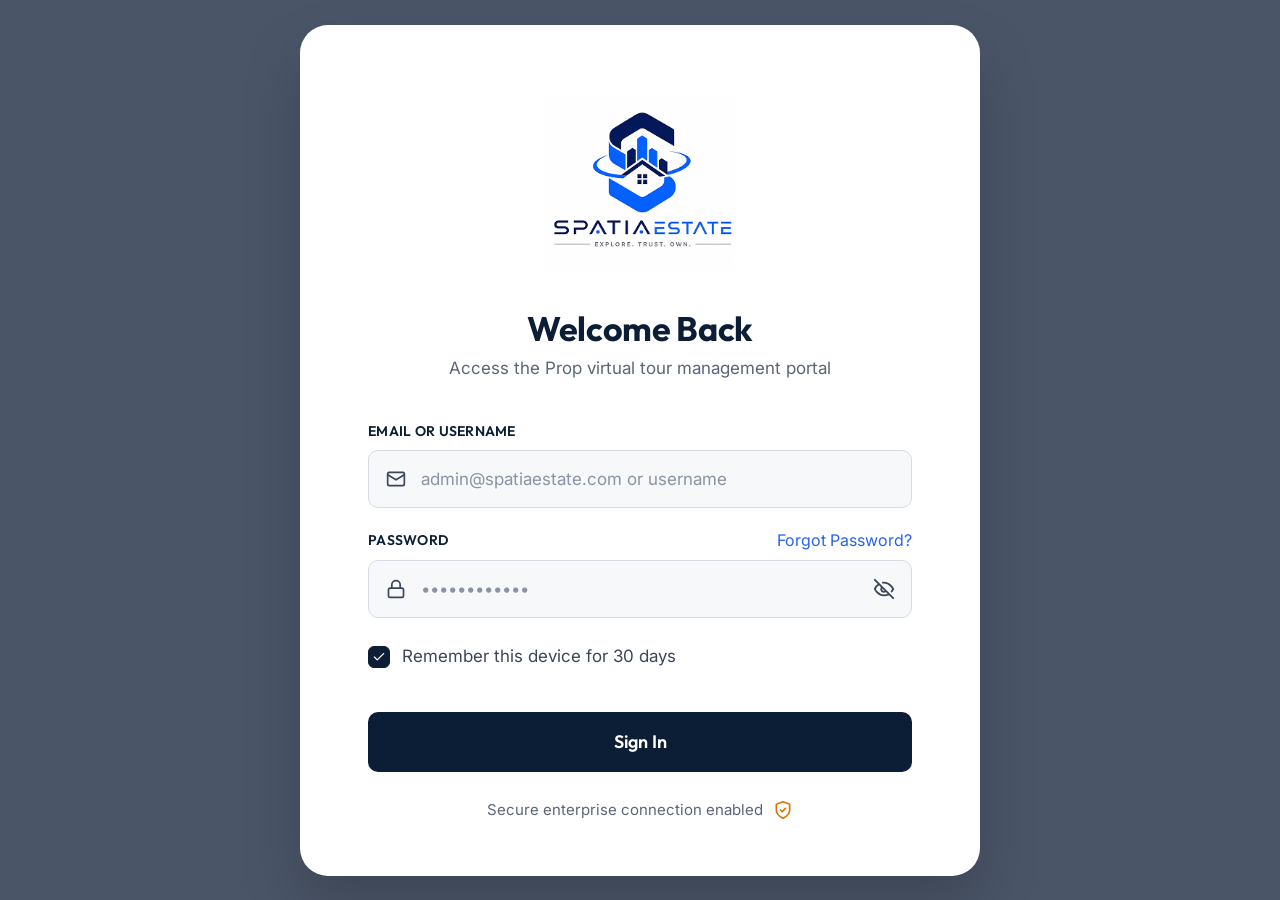
<file: login.html>
<!doctype html>
<html lang="en">
<head>
  <meta charset="utf-8">
  <meta name="viewport" content="width=device-width, initial-scale=1">
  <title>Sign In | SpatiaEstate</title>
  <link rel="icon" href="assets/logo.png">
  <link rel="preconnect" href="https://fonts.googleapis.com">
  <link rel="preconnect" href="https://fonts.gstatic.com" crossorigin>
  <link href="https://fonts.googleapis.com/css2?family=Outfit:wght@400;500;600;700&family=Inter:wght@400;500;600&family=JetBrains+Mono:wght@500;600&display=swap" rel="stylesheet">
  <link rel="stylesheet" href="css/styles.css">
  <style>
    body { background: #4a5568; min-height: 100vh; display: grid; place-items: center; padding: 24px 16px; }
    .login { background: #fff; width: 100%; max-width: 680px; border-radius: 28px; padding: 64px 68px 56px; box-shadow: 0 30px 60px rgba(0,0,0,.18); }
    .login .logo-box { width: 190px; height: 190px; margin: 0 auto 28px; }
    .login h1 { text-align: center; font-size: 34px; }
    .login .sub { text-align: center; color: var(--muted); font-size: 17px; margin: 8px 0 44px; }
    .login .input { height: 58px; font-size: 17px; }
    .row-label { display: flex; justify-content: space-between; align-items: center; }
    .row-label a { color: var(--blue); font-size: 16px; }
    .row-label a:hover { text-decoration: underline; }
    .remember { margin: 6px 0 44px; font-size: 17px; color: #3c4658; }
    .login .btn-lg { height: 60px; font-size: 18px; }
    .secure { display: flex; justify-content: center; align-items: center; gap: 10px; margin-top: 28px; color: var(--muted); }
    .secure svg { width: 20px; height: 20px; color: var(--orange); }
    .peek { width: 32px; height: 32px; display: grid; place-items: center; color: #3c4658; }
    .peek svg { width: 22px; height: 22px; }
    .err { color: var(--red); font-size: 14px; margin-top: -8px; margin-bottom: 16px; }
    @media (max-width: 600px) { .login { padding: 40px 22px; border-radius: 20px; } .login .logo-box { width: 140px; height: 140px; } .login h1 { font-size: 28px; } }
  </style>
</head>
<body>
  <main class="login">
    <a href="index.html" class="logo-box" style="display:grid" aria-label="Back to SpatiaEstate home"><img src="assets/logo.png" alt="SpatiaEstate: Explore. Trust. Own."></a>
    <h1>Welcome Back</h1>
    <p class="sub">Access the Prop virtual tour management portal</p>

    <form id="loginForm" novalidate>
      <div class="field">
        <label class="label" for="email">Email or Username</label>
        <div class="input-icon">
          <span data-icon="mail" style="display:contents"></span>
          <input id="email" class="input" type="text" placeholder="admin@spatiaestate.com or username" autocomplete="username">
        </div>
      </div>
      <div class="field">
        <div class="row-label">
          <label class="label" for="password">Password</label>
          <a href="#" id="forgot">Forgot Password?</a>
        </div>
        <div class="input-icon">
          <span data-icon="lock" style="display:contents"></span>
          <input id="password" class="input" type="password" placeholder="••••••••••••" autocomplete="current-password">
          <button type="button" class="peek trail" id="peek" aria-label="Show password" data-icon="eyeOff"></button>
        </div>
      </div>
      <p class="err hidden" id="err">Enter your email and password to continue.</p>
      <label class="check remember">
        <input type="checkbox" checked>
        <span class="box" data-icon="check"></span>
        Remember this device for 30 days
      </label>
      <button class="btn btn-primary btn-lg" type="submit">Sign In</button>
      <p class="secure">Secure enterprise connection enabled <span data-icon="shield" style="display:contents"></span></p>
    </form>
  </main>

  <script src="js/app.js"></script>
  <script>
    const pw = document.getElementById('password');
    document.getElementById('peek').addEventListener('click', (e) => {
      const show = pw.type === 'password';
      pw.type = show ? 'text' : 'password';
      e.currentTarget.innerHTML = icon(show ? 'eye' : 'eyeOff');
    });
    document.getElementById('forgot').addEventListener('click', (e) => {
      e.preventDefault();
      toast('Reset link sent', 'Check your inbox for password reset instructions.');
    });
    document.getElementById('loginForm').addEventListener('submit', (e) => {
      e.preventDefault();
      const ok = document.getElementById('email').value.trim() && pw.value.trim();
      document.getElementById('err').classList.toggle('hidden', !!ok);
      if (ok) location.href = 'dashboard.html';
    });
  </script>
</body>
</html>
</file>
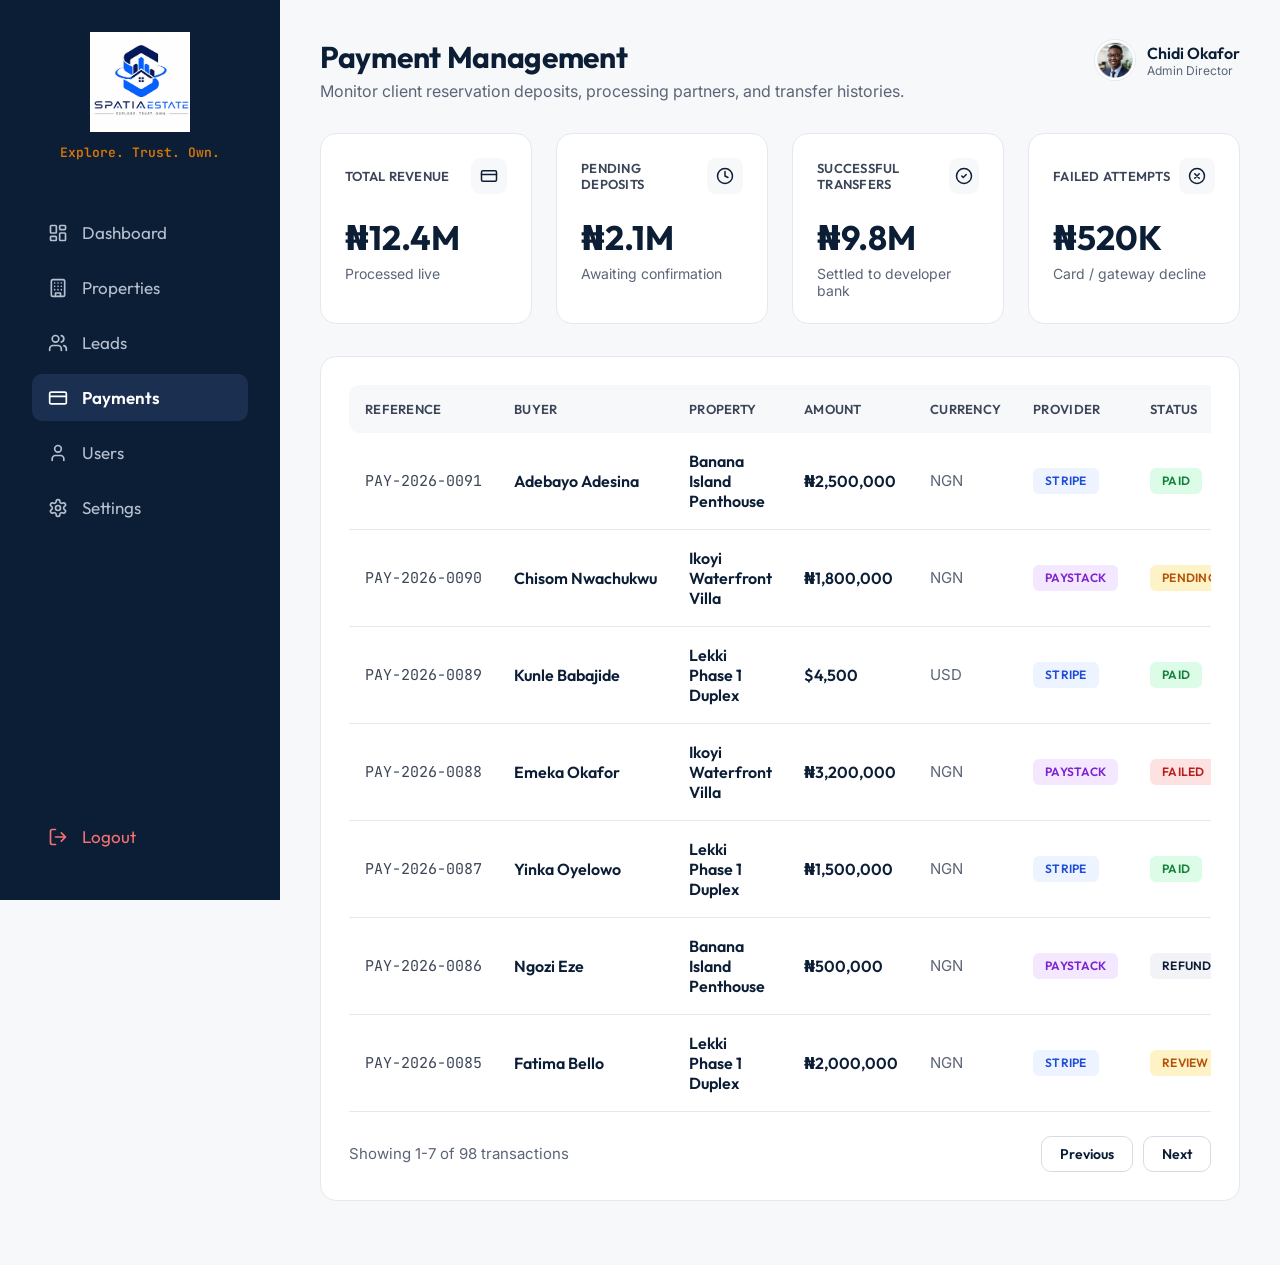
<file: payments.html>
<!doctype html>
<html lang="en">
<head>
  <meta charset="utf-8">
  <meta name="viewport" content="width=device-width, initial-scale=1">
  <title>Payment Management | SpatiaEstate</title>
  <link rel="icon" href="assets/logo.png">
  <link rel="preconnect" href="https://fonts.googleapis.com">
  <link rel="preconnect" href="https://fonts.gstatic.com" crossorigin>
  <link href="https://fonts.googleapis.com/css2?family=Outfit:wght@400;500;600;700&family=Inter:wght@400;500;600&family=JetBrains+Mono:wght@500;600&display=swap" rel="stylesheet">
  <link rel="stylesheet" href="css/styles.css">
  <style>
    .ref { font-family: var(--font-mono); color: #3c4658; white-space: nowrap; }
    .kpi-sub { color: var(--muted); }
    .detail div { display: flex; justify-content: space-between; gap: 16px; padding: 12px 0; border-bottom: 1px solid var(--border); }
    .detail div:last-child { border: 0; }
    .detail span { color: var(--muted); }
    .detail b { font-family: var(--font-head); font-weight: 600; text-align: right; }
  </style>
</head>
<body data-page="payments">
  <div class="app">
    <div data-sidebar></div>
    <main class="main">
      <header class="page-head">
        <div>
          <h1>Payment Management</h1>
          <p>Monitor client reservation deposits, processing partners, and transfer histories.</p>
        </div>
        <div class="head-actions"><div data-admin-chip></div></div>
      </header>

      <section class="kpis">
        <div class="kpi"><div class="kpi-top"><span class="kpi-label">Total Revenue</span><span class="kpi-icon" data-icon="card"></span></div><div class="kpi-value">₦12.4M</div><div class="kpi-sub">Processed live</div></div>
        <div class="kpi"><div class="kpi-top"><span class="kpi-label">Pending Deposits</span><span class="kpi-icon" data-icon="clock"></span></div><div class="kpi-value">₦2.1M</div><div class="kpi-sub">Awaiting confirmation</div></div>
        <div class="kpi"><div class="kpi-top"><span class="kpi-label">Successful Transfers</span><span class="kpi-icon" data-icon="checkCircle"></span></div><div class="kpi-value">₦9.8M</div><div class="kpi-sub">Settled to developer bank</div></div>
        <div class="kpi"><div class="kpi-top"><span class="kpi-label">Failed Attempts</span><span class="kpi-icon" data-icon="xCircle"></span></div><div class="kpi-value">₦520K</div><div class="kpi-sub">Card / gateway decline</div></div>
      </section>

      <section class="card">
        <div class="table-wrap">
          <table>
            <thead><tr><th>Reference</th><th>Buyer</th><th>Property</th><th>Amount</th><th>Currency</th><th>Provider</th><th>Status</th><th>Date</th><th>Actions</th></tr></thead>
            <tbody id="rows"></tbody>
          </table>
        </div>
        <div class="table-foot">
          <span>Showing 1-7 of 98 transactions</span>
          <div class="pager"><button class="btn btn-outline btn-sm" disabled>Previous</button><button class="btn btn-outline btn-sm" id="next">Next</button></div>
        </div>
      </section>
    </main>
  </div>

  <div class="overlay" id="txModal">
    <div class="modal" style="max-width:520px">
      <div class="modal-head"><div><h2 style="font-size:24px" id="txRef"></h2><p>Transaction details</p></div><button class="close-btn" data-close aria-label="Close" data-icon="xCircle"></button></div>
      <div class="detail" id="txBody"></div>
      <div style="display:flex;gap:12px;margin-top:24px">
        <a class="btn btn-primary" href="receipt.html" data-icon="printer">Print Receipt</a>
        <button class="btn btn-outline" data-close>Close</button>
      </div>
    </div>
  </div>

  <script src="js/app.js"></script>
  <script src="js/data.js"></script>
  <script>
    const P = DATA.payments;
    document.getElementById('rows').innerHTML = P.map((p, i) => `
      <tr>
        <td class="ref">${p.ref}</td>
        <td class="t-strong" style="white-space:nowrap">${p.buyer}</td>
        <td class="t-strong">${p.property}</td>
        <td class="t-strong" style="white-space:nowrap">${p.amount}</td>
        <td style="color:var(--muted)">${p.cur}</td>
        <td>${badge(p.provider.toUpperCase(), TONES.provider[p.provider], 'sm')}</td>
        <td>${badge(p.status.toUpperCase(), TONES.pay[p.status], 'sm')}</td>
        <td class="t-muted">${p.date}</td>
        <td><div class="actions">
          <button class="icon-btn" data-view="${i}" aria-label="View ${p.ref}">${icon('eye')}</button>
          <a class="icon-btn" href="receipt.html" aria-label="Print receipt for ${p.ref}">${icon('printer')}</a>
        </div></td>
      </tr>`).join('');

    document.getElementById('rows').addEventListener('click', (e) => {
      const b = e.target.closest('[data-view]'); if (!b) return;
      const p = P[+b.dataset.view];
      document.getElementById('txRef').textContent = p.ref;
      document.getElementById('txBody').innerHTML = [
        ['Buyer', p.buyer], ['Property', p.property], ['Amount', `${p.amount} ${p.cur}`],
        ['Provider', p.provider], ['Status', badge(p.status.toUpperCase(), TONES.pay[p.status], 'sm')], ['Date', p.date],
      ].map(([k, v]) => `<div><span>${k}</span><b>${v}</b></div>`).join('');
      openModal('txModal');
    });
    document.getElementById('next').addEventListener('click', () => toast('End of demo data', 'Connect your payment gateway to load all 98 transactions.'));
  </script>
</body>
</html>
</file>
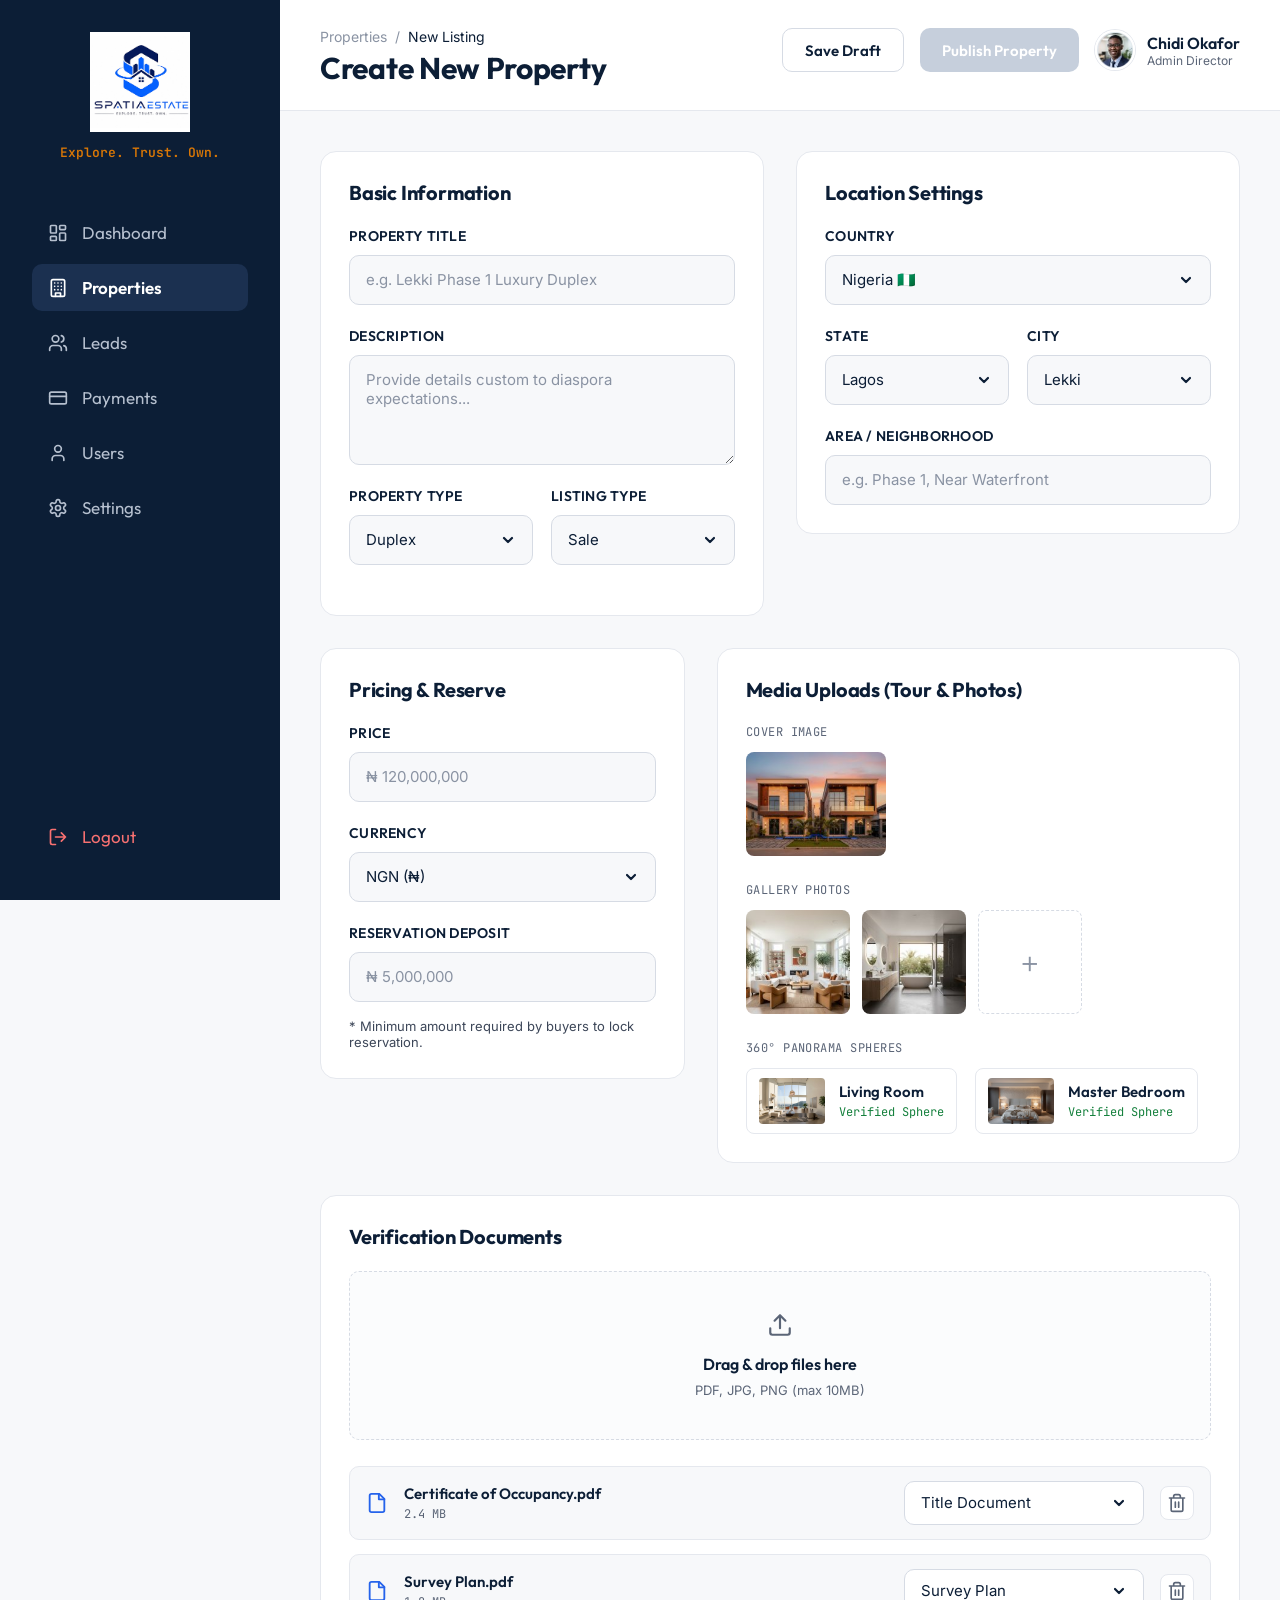
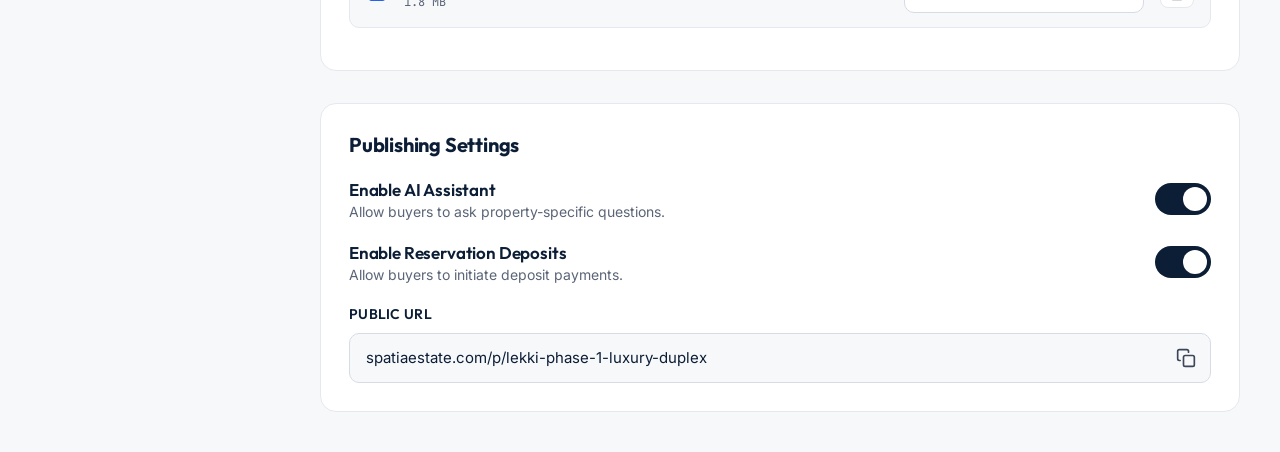
<file: properties.html>
<!doctype html>
<html lang="en">
<head>
  <meta charset="utf-8">
  <meta name="viewport" content="width=device-width, initial-scale=1">
  <title>Create New Property | SpatiaEstate</title>
  <link rel="icon" href="assets/logo.png">
  <link rel="preconnect" href="https://fonts.googleapis.com">
  <link rel="preconnect" href="https://fonts.gstatic.com" crossorigin>
  <link href="https://fonts.googleapis.com/css2?family=Outfit:wght@400;500;600;700&family=Inter:wght@400;500;600&family=JetBrains+Mono:wght@500;600&display=swap" rel="stylesheet">
  <link rel="stylesheet" href="css/styles.css">
  <style>
    .main.flush { padding: 0; }
    .topbar { background: #fff; border-bottom: 1px solid var(--border); padding: 28px 40px 24px; margin: 0; }
    .content { padding: 40px; display: grid; grid-template-columns: repeat(12, 1fr); gap: 32px; align-items: start; }
    .span-6 { grid-column: span 6; } .span-5 { grid-column: span 5; } .span-7 { grid-column: span 7; } .span-12 { grid-column: span 12; }
    .card h3 { margin-bottom: 22px; }
    .mini-label { font-family: var(--font-mono); font-size: 12px; color: var(--muted); letter-spacing: .04em; margin-bottom: 12px; display: block; }
    .media-row { display: flex; gap: 12px; flex-wrap: wrap; margin-bottom: 26px; }
    .media-row .cover { width: 140px; height: 104px; border-radius: 8px; overflow: hidden; }
    .media-row .thumb { width: 104px; height: 104px; border-radius: 8px; overflow: hidden; position: relative; }
    .media-row img { width: 100%; height: 100%; object-fit: cover; }
    .media-row .thumb button.rm { position: absolute; top: 6px; right: 6px; width: 22px; height: 22px; border-radius: 50%; background: rgba(12,30,54,.7); color: #fff; display: none; place-items: center; }
    .media-row .thumb:hover button.rm { display: grid; }
    .media-row .thumb button.rm svg { width: 12px; height: 12px; }
    .add-tile { width: 104px; height: 104px; border-radius: 8px; border: 1.5px dashed var(--border-2); display: grid; place-items: center; color: var(--faint); font-size: 32px; font-weight: 300; }
    .add-tile:hover { border-color: var(--blue); color: var(--blue); }
    .groups { display: flex; flex-wrap: wrap; gap: 0 18px; }
    .spheres { display: flex; gap: 18px; flex-wrap: wrap; }
    .sphere { display: flex; align-items: center; gap: 14px; padding: 9px 12px; border: 1px solid var(--border); border-radius: 8px; transition: border-color .15s; }
    .sphere:hover { border-color: var(--blue); }
    .sphere img { width: 66px; height: 46px; border-radius: 4px; object-fit: cover; }
    .sphere b { font-family: var(--font-head); font-weight: 600; display: block; }
    .sphere small { font-family: var(--font-mono); color: var(--green); font-size: 12px; }
    .dropzone { display: block; border: 1.5px dashed var(--border-2); border-radius: 10px; padding: 40px 20px; text-align: center; background: #fbfcfd; cursor: pointer; transition: all .15s; margin-bottom: 26px; }
    .dropzone.over, .dropzone:hover { border-color: var(--blue); background: var(--blue-soft); }
    .dropzone svg { width: 26px; height: 26px; color: var(--muted); margin: 0 auto 12px; }
    .dropzone b { font-family: var(--font-head); font-weight: 600; font-size: 16px; display: block; margin-bottom: 6px; }
    .doc { display: flex; align-items: center; gap: 16px; padding: 14px 16px; border: 1px solid var(--border); background: var(--bg); border-radius: 10px; margin-bottom: 14px; }
    .doc > svg { width: 22px; height: 22px; color: var(--blue); flex-shrink: 0; }
    .doc .meta { flex: 1; min-width: 0; }
    .doc .meta b { font-family: var(--font-head); font-weight: 600; display: block; overflow: hidden; text-overflow: ellipsis; white-space: nowrap; }
    .doc .meta small { font-family: var(--font-mono); color: var(--muted); font-size: 12px; }
    .doc .select { width: 240px; height: 44px; background-color: #fff; }
    .doc .icon-btn { border: 1px solid var(--border); background: #fff; color: var(--muted); }
    .url-field { position: relative; }
    .url-field .input { padding-right: 56px; }
    .url-field button { position: absolute; right: 8px; top: 50%; transform: translateY(-50%); }
    .note { font-size: 13px; color: #3c4658; margin-top: -6px; }
    @media (max-width: 1200px) { .span-5, .span-6, .span-7 { grid-column: span 12; } }
    @media (max-width: 900px) {
      .topbar { padding: 20px 16px; } .content { padding: 20px 16px; gap: 20px; }
      .doc { flex-wrap: wrap; } .doc .select { width: 100%; order: 3; }
    }
  </style>
</head>
<body data-page="properties">
  <div class="app">
    <div data-sidebar></div>
    <main class="main flush">
      <header class="page-head topbar">
        <div>
          <div class="crumbs"><a href="dashboard.html">Properties</a><i>/</i><span class="cur">New Listing</span></div>
          <h1>Create New Property</h1>
        </div>
        <div class="head-actions">
          <button class="btn btn-outline" id="saveDraft">Save Draft</button>
          <button class="btn btn-primary" id="publish" disabled>Publish Property</button>
          <div data-admin-chip></div>
        </div>
      </header>

      <form class="content" id="propForm" onsubmit="return false">
        <section class="card span-6">
          <h3>Basic Information</h3>
          <div class="field">
            <label class="label" for="title">Property Title</label>
            <input id="title" class="input" placeholder="e.g. Lekki Phase 1 Luxury Duplex" required>
          </div>
          <div class="field">
            <label class="label" for="desc">Description</label>
            <textarea id="desc" class="textarea" placeholder="Provide details custom to diaspora expectations..."></textarea>
          </div>
          <div class="row-2">
            <div class="field"><label class="label">Property Type</label>
              <select class="select"><option>Duplex</option><option>Penthouse</option><option>Villa</option><option>Flat</option><option>Terrace</option></select></div>
            <div class="field"><label class="label">Listing Type</label>
              <select class="select"><option>Sale</option><option>Rent</option><option>Lease</option></select></div>
          </div>
        </section>

        <section class="card span-6">
          <h3>Location Settings</h3>
          <div class="field"><label class="label">Country</label>
            <select class="select"><option>Nigeria 🇳🇬</option><option>Ghana 🇬🇭</option></select></div>
          <div class="row-2">
            <div class="field"><label class="label">State</label>
              <select class="select" id="state"><option>Lagos</option><option>Abuja (FCT)</option><option>Rivers</option></select></div>
            <div class="field"><label class="label">City</label>
              <select class="select" id="city"><option>Lekki</option><option>Ikoyi</option><option>Victoria Island</option><option>Banana Island</option></select></div>
          </div>
          <div class="field"><label class="label" for="area">Area / Neighborhood</label>
            <input id="area" class="input" placeholder="e.g. Phase 1, Near Waterfront"></div>
        </section>

        <section class="card span-5">
          <h3>Pricing &amp; Reserve</h3>
          <div class="field"><label class="label" for="price">Price</label>
            <input id="price" class="input money" inputmode="numeric" placeholder="₦ 120,000,000"></div>
          <div class="field"><label class="label">Currency</label>
            <select class="select" id="currency"><option value="₦">NGN (₦)</option><option value="$">USD ($)</option><option value="£">GBP (£)</option></select></div>
          <div class="field"><label class="label" for="deposit">Reservation Deposit</label>
            <input id="deposit" class="input money" inputmode="numeric" placeholder="₦ 5,000,000"></div>
          <p class="note">* Minimum amount required by buyers to lock reservation.</p>
        </section>

        <section class="card span-7">
          <h3>Media Uploads (Tour &amp; Photos)</h3>
          <div class="groups">
            <div><span class="mini-label">COVER IMAGE</span><div class="media-row"><div class="cover ph exterior"><img src="assets/exterior.jpg" alt="Cover: duplex exterior"></div></div></div>
            <div><span class="mini-label">GALLERY PHOTOS</span>
              <div class="media-row" id="gallery">
                <div class="thumb"><img src="assets/gallery-1.jpg" alt="Living area"><button class="rm" type="button" aria-label="Remove" data-icon="trash"></button></div>
                <div class="thumb"><img src="assets/gallery-2.jpg" alt="Bathroom"><button class="rm" type="button" aria-label="Remove" data-icon="trash"></button></div>
                <label class="add-tile" title="Add photos">+<input type="file" accept="image/*" multiple hidden id="addPhotos"></label>
              </div>
            </div>
          </div>
          <span class="mini-label">360° PANORAMA SPHERES</span>
          <div class="spheres">
            <a class="sphere" href="tour-builder.html?room=living"><img src="assets/living.jpg" alt=""><div><b>Living Room</b><small>Verified Sphere</small></div></a>
            <a class="sphere" href="tour-builder.html?room=bedroom"><img src="assets/bedroom.jpg" alt=""><div><b>Master Bedroom</b><small>Verified Sphere</small></div></a>
          </div>
        </section>

        <section class="card span-12">
          <h3>Verification Documents</h3>
          <label class="dropzone" id="drop">
            <span data-icon="upload" style="display:block"></span>
            <b>Drag &amp; drop files here</b>
            <span class="hint">PDF, JPG, PNG (max 10MB)</span>
            <input type="file" hidden multiple accept=".pdf,.jpg,.jpeg,.png" id="docInput">
          </label>
          <div id="docs"></div>
        </section>

        <section class="card span-12">
          <h3>Publishing Settings</h3>
          <div class="toggle-row"><div><h4>Enable AI Assistant</h4><p>Allow buyers to ask property-specific questions.</p></div>
            <label class="toggle"><input type="checkbox" checked><span></span></label></div>
          <div class="toggle-row"><div><h4>Enable Reservation Deposits</h4><p>Allow buyers to initiate deposit payments.</p></div>
            <label class="toggle"><input type="checkbox" checked><span></span></label></div>
          <div class="field"><label class="label">Public URL</label>
            <div class="url-field">
              <input class="input" id="url" readonly value="spatiaestate.com/p/lekki-phase-1-luxury-duplex">
              <button type="button" class="icon-btn" id="copyUrl" aria-label="Copy URL" data-icon="copy"></button>
            </div>
          </div>
        </section>
      </form>
    </main>
  </div>

  <script src="js/app.js"></script>
  <script>
    const $ = (id) => document.getElementById(id);
    const DOC_TYPES = ['Title Document', 'Survey Plan', 'Governor\'s Consent', 'Building Approval', 'Deed of Assignment'];
    const docs = [{ name: 'Certificate of Occupancy.pdf', size: '2.4 MB', type: 'Title Document' }, { name: 'Survey Plan.pdf', size: '1.8 MB', type: 'Survey Plan' }];

    function renderDocs() {
      $('docs').innerHTML = docs.map((d, i) => `
        <div class="doc">${icon('file')}
          <div class="meta"><b>${d.name}</b><small>${d.size}</small></div>
          <select class="select" aria-label="Document type">${DOC_TYPES.map((t) => `<option ${t === d.type ? 'selected' : ''}>${t}</option>`).join('')}</select>
          <button type="button" class="icon-btn" data-rm="${i}" aria-label="Remove ${d.name}">${icon('trash')}</button>
        </div>`).join('');
    }
    renderDocs();
    $('docs').addEventListener('click', (e) => { const b = e.target.closest('[data-rm]'); if (b) { docs.splice(+b.dataset.rm, 1); renderDocs(); } });

    const addFiles = (files) => {
      [...files].forEach((f) => docs.push({ name: f.name, size: (f.size / 1048576).toFixed(1) + ' MB', type: DOC_TYPES[0] }));
      renderDocs();
    };
    $('docInput').addEventListener('change', (e) => addFiles(e.target.files));
    const drop = $('drop');
    ['dragenter', 'dragover'].forEach((ev) => drop.addEventListener(ev, (e) => { e.preventDefault(); drop.classList.add('over'); }));
    ['dragleave', 'drop'].forEach((ev) => drop.addEventListener(ev, (e) => { e.preventDefault(); drop.classList.remove('over'); }));
    drop.addEventListener('drop', (e) => addFiles(e.dataTransfer.files));

    // Gallery
    $('gallery').addEventListener('click', (e) => { const b = e.target.closest('.rm'); if (b) b.parentElement.remove(); });
    $('addPhotos').addEventListener('change', (e) => {
      [...e.target.files].forEach((f) => {
        const t = document.createElement('div'); t.className = 'thumb';
        t.innerHTML = `<img src="${URL.createObjectURL(f)}" alt=""><button class="rm" type="button" aria-label="Remove">${icon('trash')}</button>`;
        e.target.parentElement.before(t);
      });
    });

    // Money formatting
    const sym = () => $('currency').value;
    document.querySelectorAll('.money').forEach((inp) => inp.addEventListener('input', () => {
      const n = inp.value.replace(/\D/g, '');
      inp.value = n ? `${sym()} ${(+n).toLocaleString('en-US')}` : '';
    }));
    $('currency').addEventListener('change', () => document.querySelectorAll('.money').forEach((inp) => inp.dispatchEvent(new Event('input'))));

    // Slug + publish state
    const slug = (s) => s.toLowerCase().replace(/[^a-z0-9]+/g, '-').replace(/^-|-$/g, '');
    $('title').addEventListener('input', () => {
      const t = $('title').value.trim();
      $('url').value = 'spatiaestate.com/p/' + (slug(t) || 'lekki-phase-1-luxury-duplex');
      $('publish').disabled = !t;
    });
    $('copyUrl').addEventListener('click', () => {
      navigator.clipboard?.writeText('https://' + $('url').value);
      toast('Link copied', 'The public URL is on your clipboard.');
    });
    $('saveDraft').addEventListener('click', () => toast('Draft saved', 'You can return to this listing any time.'));
    $('publish').addEventListener('click', () => {
      toast('Property published', 'Opening the tour builder for this listing.');
      setTimeout(() => (location.href = 'tour-builder.html'), 1200);
    });
  </script>
</body>
</html>
</file>
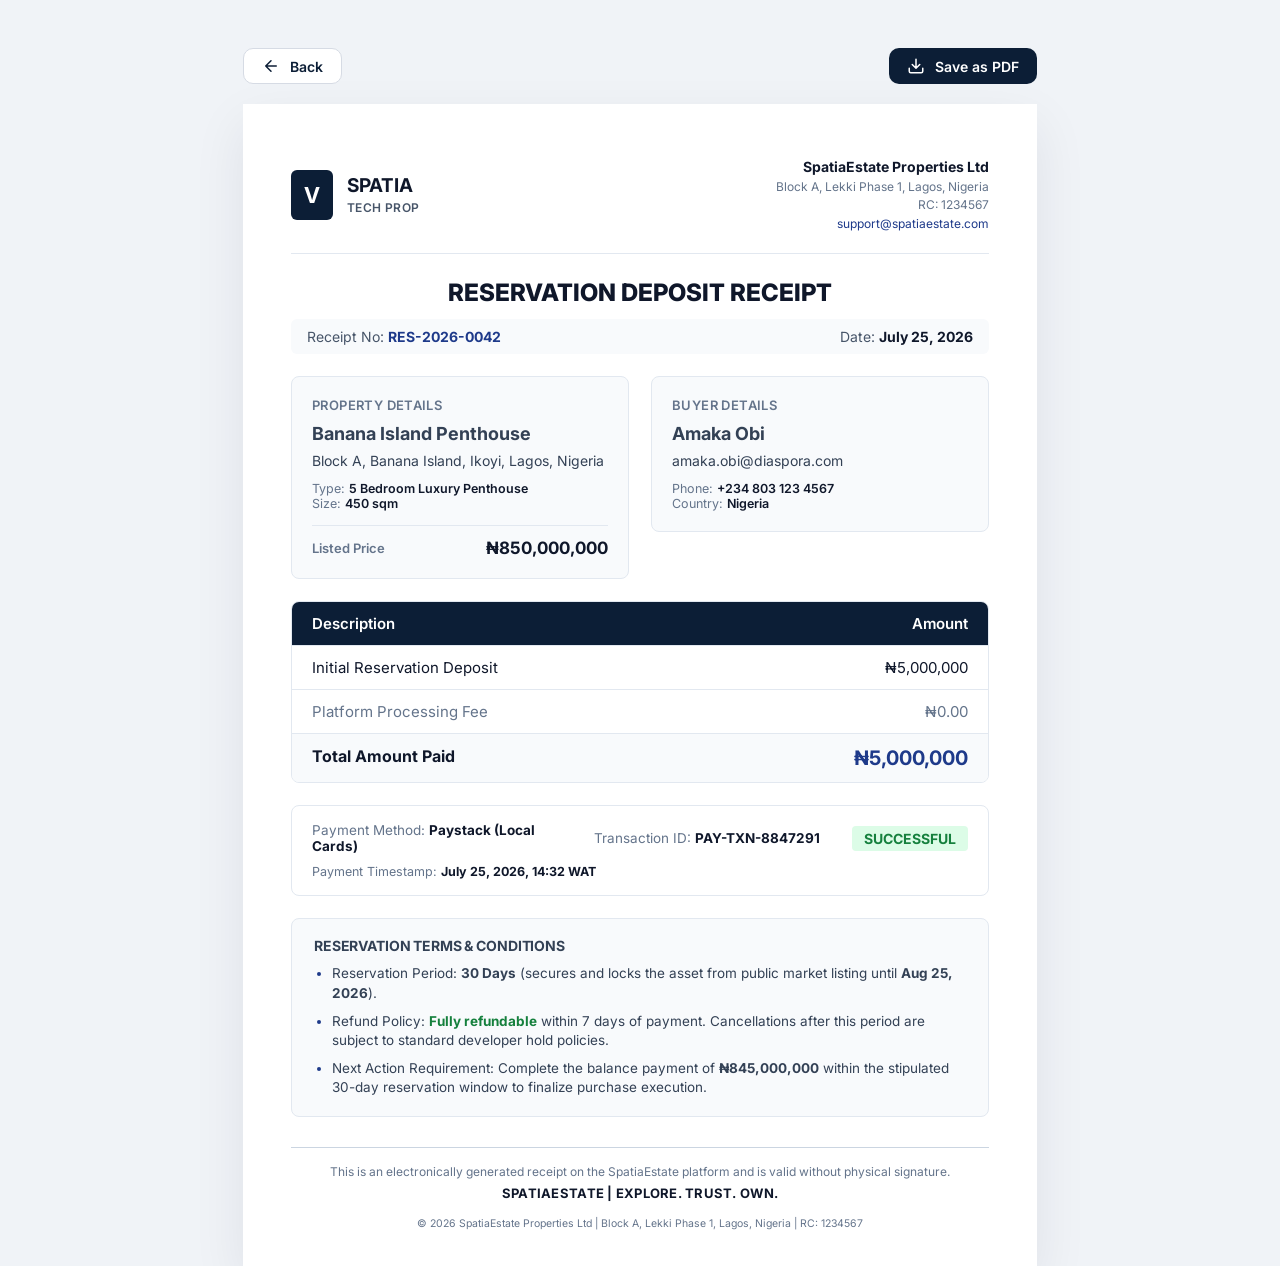
<file: receipt.html>
<!doctype html>
<html lang="en">
<head>
  <meta charset="utf-8">
  <meta name="viewport" content="width=device-width, initial-scale=1">
  <title>Receipt RES-2026-0042 | SpatiaEstate</title>
  <link rel="icon" href="assets/logo.png">
  <link rel="preconnect" href="https://fonts.googleapis.com">
  <link rel="preconnect" href="https://fonts.gstatic.com" crossorigin>
  <link href="https://fonts.googleapis.com/css2?family=Inter:wght@400;500;600;700;800&display=swap" rel="stylesheet">
  <link rel="stylesheet" href="css/styles.css">
  <style>
    body { background: #f0f3f7; font-family: "Inter", sans-serif; padding: 48px 16px; }
    .toolbar { max-width: 794px; margin: 0 auto 20px; display: flex; justify-content: space-between; gap: 12px; }
    .toolbar .btn { font-family: "Inter", sans-serif; }
    .sheet { max-width: 794px; margin: 0 auto; background: #fff; padding: 52px 48px 36px; box-shadow: 0 20px 50px rgba(12,30,54,.08); color: #0f172a; }
    .sheet h1, .sheet h2, .sheet h3 { font-family: "Inter", sans-serif; letter-spacing: 0; }
    .top { display: flex; justify-content: space-between; gap: 20px; padding-bottom: 20px; border-bottom: 1px solid #e2e8f0; }
    .brand { display: flex; align-items: center; gap: 14px; }
    .brand .v { width: 42px; height: 50px; border-radius: 6px; background: #0c1e36; color: #fff; font-weight: 700; font-size: 22px; display: grid; place-items: center; }
    .brand b { display: block; font-size: 19px; font-weight: 700; }
    .brand small { color: #475569; font-weight: 600; font-size: 12px; letter-spacing: .03em; }
    .co { text-align: right; font-size: 12px; color: #64748b; line-height: 1.55; }
    .co b { color: #0f172a; font-size: 14px; }
    .co a { color: #1e3a8a; }
    .sheet h1 { text-align: center; font-size: 24px; font-weight: 800; margin: 24px 0 12px; }
    .meta { display: flex; justify-content: space-between; background: #f8fafc; padding: 9px 16px; border-radius: 6px; font-size: 14px; color: #475569; }
    .meta b { color: #0f172a; } .meta b.blue { color: #1e3a8a; }
    .two { display: grid; grid-template-columns: 1fr 1fr; gap: 22px; margin: 22px 0; align-items: start; }
    .box { border: 1px solid #e2e8f0; background: #f8fafc; border-radius: 8px; padding: 20px; font-size: 14px; color: #334155; }
    .box h4 { font-size: 13px; letter-spacing: .03em; color: #64748b; font-weight: 600; margin-bottom: 10px; font-family: "Inter", sans-serif; }
    .box h3 { font-size: 18px; font-weight: 700; margin-bottom: 6px; }
    .box p { line-height: 1.5; }
    .box .small { font-size: 12.5px; color: #64748b; margin-top: 10px; }
    .box .small b { color: #0f172a; font-weight: 600; }
    .box .price { display: flex; justify-content: space-between; align-items: center; border-top: 1px solid #e2e8f0; margin-top: 14px; padding-top: 12px; font-size: 13px; color: #64748b; font-weight: 600; }
    .box .price b { color: #0f172a; font-size: 17px; }
    .items { border: 1px solid #e2e8f0; border-radius: 8px; overflow: hidden; font-size: 15px; }
    .items .row { display: flex; justify-content: space-between; padding: 12px 20px; border-top: 1px solid #e2e8f0; }
    .items .hd { background: #0c1e36; color: #fff; font-weight: 600; border: 0; }
    .items .muted { color: #64748b; }
    .items .tot { background: #f8fafc; font-weight: 700; font-size: 16px; }
    .items .tot b { color: #1e3a8a; font-size: 20px; }
    .pay { border: 1px solid #e2e8f0; border-radius: 8px; padding: 16px 20px; margin: 22px 0; font-size: 13.5px; color: #64748b; display: grid; grid-template-columns: auto auto 1fr; gap: 10px 32px; align-items: center; }
    .pay b { color: #0f172a; }
    .pay .ok { justify-self: end; background: #dcfce7; color: #15803d; font-weight: 700; padding: 4px 12px; border-radius: 4px; font-size: 14px; }
    .pay .ts { grid-column: 1 / -1; font-size: 12.5px; }
    .terms { border: 1px solid #e2e8f0; background: #f8fafc; border-radius: 8px; padding: 18px 22px; font-size: 13.5px; color: #334155; }
    .terms h4 { font-size: 14px; font-weight: 700; margin-bottom: 10px; font-family: "Inter", sans-serif; }
    .terms ul { padding-left: 18px; display: flex; flex-direction: column; gap: 8px; line-height: 1.45; }
    .terms li::marker { color: #1e3a8a; }
    .terms .g { color: #15803d; font-weight: 700; }
    .foot { border-top: 1.5px solid #cbd5e1; margin-top: 30px; padding-top: 16px; text-align: center; font-size: 12px; color: #64748b; }
    .foot b { display: block; color: #0f172a; font-size: 13px; margin: 6px 0 14px; letter-spacing: .02em; }
    .foot small { font-size: 10.5px; }
    @media (max-width: 680px) {
      body { padding: 16px 8px; } .sheet { padding: 28px 18px; } .top { flex-direction: column; } .co { text-align: left; }
      .two { grid-template-columns: 1fr; } .meta { flex-direction: column; gap: 4px; }
      .pay { grid-template-columns: 1fr; } .pay .ok { justify-self: start; }
    }
    @media print {
      body { background: #fff; padding: 0; } .toolbar { display: none; }
      .sheet { box-shadow: none; max-width: none; padding: 24px; }
      * { -webkit-print-color-adjust: exact; print-color-adjust: exact; }
    }
  </style>
</head>
<body>
  <div class="toolbar">
    <a href="confirmed.html" class="btn btn-outline btn-sm" data-icon="arrowLeft">Back</a>
    <button class="btn btn-primary btn-sm" onclick="window.print()" data-icon="download">Save as PDF</button>
  </div>

  <article class="sheet">
    <div class="top">
      <div class="brand"><div class="v">V</div><div><b>SPATIA</b><small>TECH PROP</small></div></div>
      <div class="co"><b>SpatiaEstate Properties Ltd</b><br>Block A, Lekki Phase 1, Lagos, Nigeria<br>RC: 1234567<br><a href="mailto:support@spatiaestate.com">support@spatiaestate.com</a></div>
    </div>

    <h1>RESERVATION DEPOSIT RECEIPT</h1>
    <div class="meta"><span>Receipt No: <b class="blue">RES-2026-0042</b></span><span>Date: <b>July 25, 2026</b></span></div>

    <div class="two">
      <div class="box">
        <h4>PROPERTY DETAILS</h4>
        <h3>Banana Island Penthouse</h3>
        <p>Block A, Banana Island, Ikoyi, Lagos, Nigeria</p>
        <div class="small">Type: <b>5 Bedroom Luxury Penthouse</b><br>Size: <b>450 sqm</b></div>
        <div class="price">Listed Price <b>₦850,000,000</b></div>
      </div>
      <div class="box">
        <h4>BUYER DETAILS</h4>
        <h3 data-buyer="name">Amaka Obi</h3>
        <p data-buyer="email">amaka.obi@diaspora.com</p>
        <div class="small">Phone: <b data-buyer="phone">+234 812 345 6789</b><br>Country: <b data-buyer="country">Nigeria</b></div>
      </div>
    </div>

    <div class="items">
      <div class="row hd"><span>Description</span><span>Amount</span></div>
      <div class="row"><span>Initial Reservation Deposit</span><span>₦5,000,000</span></div>
      <div class="row muted"><span>Platform Processing Fee</span><span>₦0.00</span></div>
      <div class="row tot"><span>Total Amount Paid</span><b>₦5,000,000</b></div>
    </div>

    <div class="pay">
      <span>Payment Method: <b id="method">Paystack (Local Cards)</b></span>
      <span>Transaction ID: <b>PAY-TXN-8847291</b></span>
      <span class="ok">SUCCESSFUL</span>
      <span class="ts">Payment Timestamp: <b>July 25, 2026, 14:32 WAT</b></span>
    </div>

    <div class="terms">
      <h4>RESERVATION TERMS &amp; CONDITIONS</h4>
      <ul>
        <li>Reservation Period: <b>30 Days</b> (secures and locks the asset from public market listing until <b>Aug 25, 2026</b>).</li>
        <li>Refund Policy: <span class="g">Fully refundable</span> within 7 days of payment. Cancellations after this period are subject to standard developer hold policies.</li>
        <li>Next Action Requirement: Complete the balance payment of <b>₦845,000,000</b> within the stipulated 30-day reservation window to finalize purchase execution.</li>
      </ul>
    </div>

    <div class="foot">
      This is an electronically generated receipt on the SpatiaEstate platform and is valid without physical signature.
      <b>SPATIAESTATE | EXPLORE. TRUST. OWN.</b>
      <small>© 2026 SpatiaEstate Properties Ltd | Block A, Lekki Phase 1, Lagos, Nigeria | RC: 1234567</small>
    </div>
  </article>

  <script src="js/app.js"></script>
  <script src="js/buyer.js"></script>
  <script>
    if (getPayment() === 'stripe') document.getElementById('method').textContent = 'Stripe (International)';
  </script>
</body>
</html>
</file>
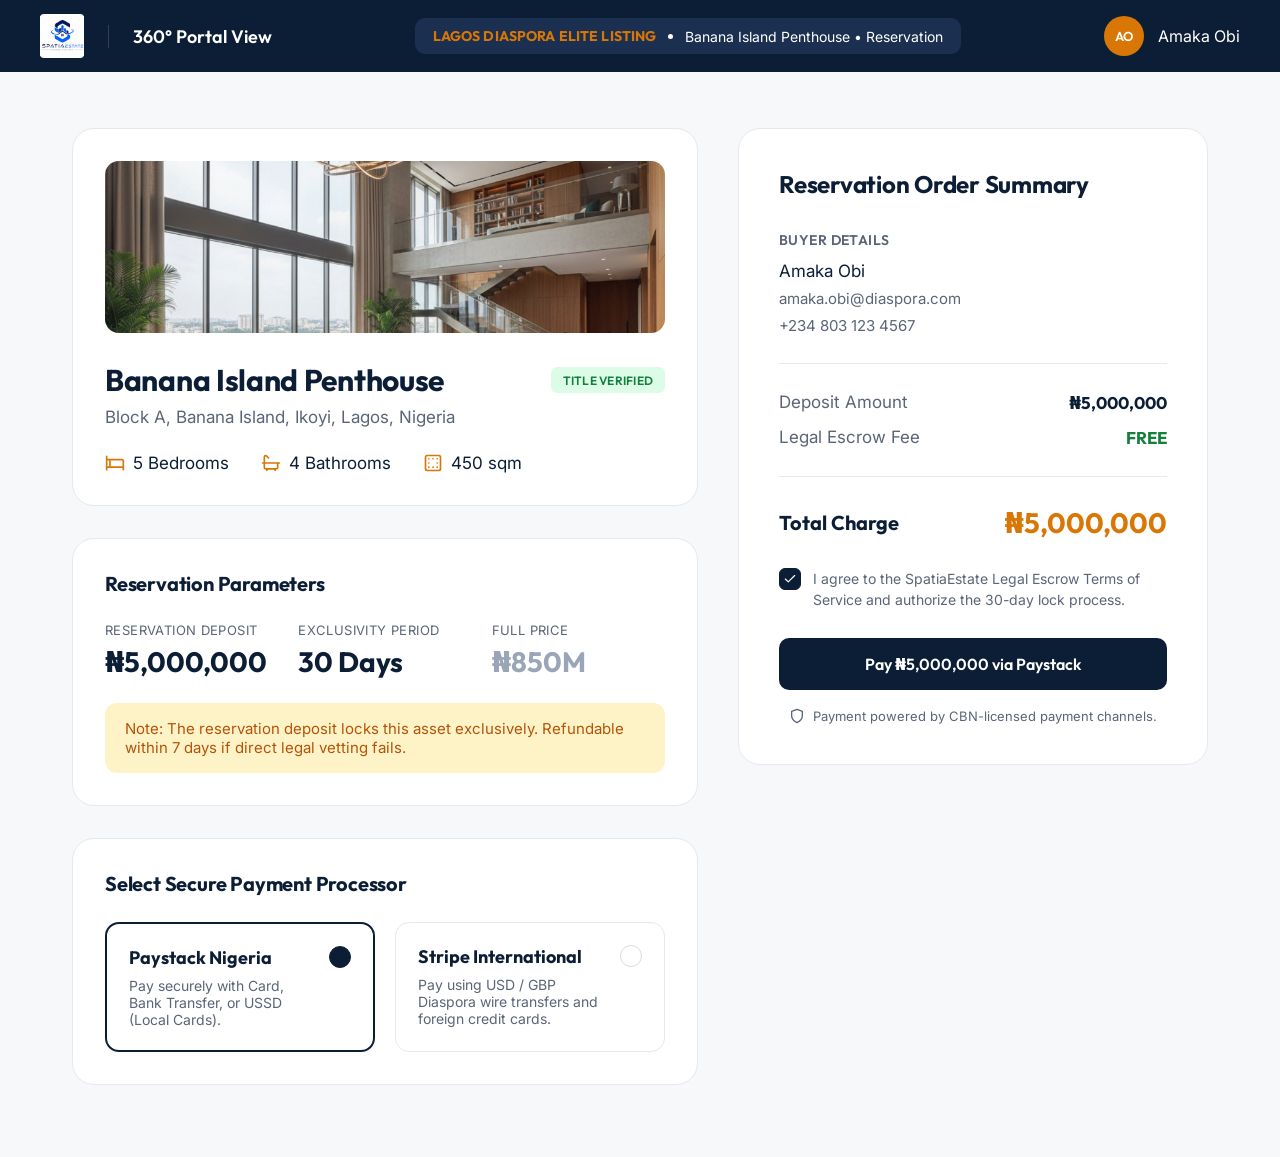
<file: reserve.html>
<!doctype html>
<html lang="en">
<head>
  <meta charset="utf-8">
  <meta name="viewport" content="width=device-width, initial-scale=1">
  <title>Reserve Banana Island Penthouse | SpatiaEstate</title>
  <link rel="icon" href="assets/logo.png">
  <link rel="preconnect" href="https://fonts.googleapis.com">
  <link rel="preconnect" href="https://fonts.gstatic.com" crossorigin>
  <link href="https://fonts.googleapis.com/css2?family=Outfit:wght@400;500;600;700&family=Inter:wght@400;500;600&family=JetBrains+Mono:wght@500;600&display=swap" rel="stylesheet">
  <link rel="stylesheet" href="css/styles.css">
  <link rel="stylesheet" href="css/portal.css">
  <style>
    .wrap { max-width: 1440px; margin: 0 auto; padding: 56px 72px 72px; display: grid; grid-template-columns: 1fr 470px; gap: 40px; align-items: start; }
    .col { display: flex; flex-direction: column; gap: 32px; }
    .card { border-radius: 22px; padding: 32px; }
    .hero { width: 100%; aspect-ratio: 1209 / 372; border-radius: 14px; object-fit: cover; margin-bottom: 28px; }
    .prop-title { display: flex; justify-content: space-between; align-items: center; gap: 16px; }
    .prop-title h1 { font-size: 30px; }
    .addr { color: var(--muted); font-size: 17px; margin: 8px 0 26px; }
    .stats { display: flex; gap: 32px; flex-wrap: wrap; font-size: 17px; }
    .stats span { display: flex; align-items: center; gap: 8px; }
    .stats svg { width: 20px; height: 20px; color: var(--orange); }
    .params { display: grid; grid-template-columns: repeat(3, 1fr); gap: 20px; margin: 26px 0 24px; }
    .params small { display: block; color: var(--muted); font-size: 13px; letter-spacing: .03em; margin-bottom: 6px; }
    .params b { font-family: var(--font-head); font-size: 28px; }
    .params b.faint { color: #9aa6b8; }
    .notice { background: #fef3c7; color: #b45309; padding: 16px 20px; border-radius: 12px; font-size: 15px; }
    .processors { display: grid; grid-template-columns: 1fr 1fr; gap: 20px; margin-top: 26px; }
    .proc { position: relative; border: 1.5px solid var(--border); border-radius: 14px; padding: 22px 56px 22px 22px; cursor: pointer; transition: border-color .15s; }
    .proc:hover { border-color: var(--border-2); }
    .proc input { position: absolute; opacity: 0; }
    .proc b { font-family: var(--font-head); font-size: 18px; display: block; margin-bottom: 8px; }
    .proc p { color: var(--muted); font-size: 14px; }
    .proc .radio { position: absolute; top: 22px; right: 22px; width: 22px; height: 22px; border-radius: 50%; border: 1.5px solid var(--border-2); }
    .proc:has(input:checked) { border: 2px solid var(--navy); }
    .proc:has(input:checked) .radio { background: var(--navy); border-color: var(--navy); box-shadow: inset 0 0 0 0 #fff; }
    .proc input:focus-visible ~ .radio { outline: 2px solid var(--blue); outline-offset: 2px; }

    .summary { position: sticky; top: 104px; padding: 40px; }
    .summary h2 { font-size: 24px; margin-bottom: 32px; }
    .sec-label { font-family: var(--font-head); font-weight: 600; font-size: 14px; color: var(--muted); letter-spacing: .03em; margin-bottom: 12px; }
    .buyer-lines div { margin-bottom: 8px; color: var(--muted); }
    .buyer-lines div:first-child { color: var(--text); font-size: 17px; }
    .line { display: flex; justify-content: space-between; color: var(--muted); font-size: 17px; margin-bottom: 14px; }
    .line b { color: var(--text); font-family: var(--font-head); }
    .line b.free { color: var(--green); }
    .rule { border: 0; border-top: 1px solid var(--border); margin: 28px 0; }
    .total { display: flex; justify-content: space-between; align-items: center; }
    .total span { font-family: var(--font-head); font-weight: 700; font-size: 20px; }
    .total b { font-family: var(--font-head); font-size: 28px; color: var(--orange); }
    .agree { margin: 28px 0; font-size: 14px; color: var(--muted); line-height: 1.5; }
    .powered { display: flex; align-items: center; gap: 8px; justify-content: center; color: var(--muted); font-size: 13px; margin-top: 18px; }
    .powered svg { width: 16px; height: 16px; }
    .spinner { width: 20px; height: 20px; border: 2.5px solid rgba(255,255,255,.35); border-top-color: #fff; border-radius: 50%; animation: spin .8s linear infinite; }
    @keyframes spin { to { transform: rotate(360deg); } }

    @media (max-width: 1100px) { .wrap { grid-template-columns: 1fr; padding: 32px 24px 56px; } .summary { position: static; } }
    @media (max-width: 640px) {
      .wrap { padding: 20px 16px 40px; gap: 20px; } .col { gap: 20px; } .card, .summary { padding: 22px; }
      .prop-title { flex-direction: column; align-items: flex-start; } .prop-title h1 { font-size: 24px; }
      .params { grid-template-columns: 1fr; } .processors { grid-template-columns: 1fr; }
    }
  </style>
</head>
<body>
  <header class="portal-bar">
    <a href="tour.html" class="logo-box" aria-label="Back to tour"><img src="assets/logo.png" alt=""></a>
    <div class="title">360° Portal View</div>
    <div class="listing-pill"><b>LAGOS DIASPORA ELITE LISTING</b><i></i><span>Banana Island Penthouse • Reservation</span></div>
    <div class="right buyer"><span class="avatar" data-buyer="initials">AO</span><span data-buyer="name">Amaka Obi</span></div>
  </header>

  <main class="wrap">
    <div class="col">
      <section class="card">
        <img class="hero" src="assets/penthouse.jpg" alt="Banana Island Penthouse living room">
        <div class="prop-title"><h1>Banana Island Penthouse</h1><span class="badge b-green sm">TITLE VERIFIED</span></div>
        <p class="addr">Block A, Banana Island, Ikoyi, Lagos, Nigeria</p>
        <div class="stats">
          <span data-icon="bed">5 Bedrooms</span>
          <span data-icon="bath">4 Bathrooms</span>
          <span data-icon="area">450 sqm</span>
        </div>
      </section>

      <section class="card">
        <h3>Reservation Parameters</h3>
        <div class="params">
          <div><small>RESERVATION DEPOSIT</small><b>₦5,000,000</b></div>
          <div><small>EXCLUSIVITY PERIOD</small><b>30 Days</b></div>
          <div><small>FULL PRICE</small><b class="faint">₦850M</b></div>
        </div>
        <div class="notice">Note: The reservation deposit locks this asset exclusively. Refundable within 7 days if direct legal vetting fails.</div>
      </section>

      <section class="card">
        <h3>Select Secure Payment Processor</h3>
        <div class="processors">
          <label class="proc"><input type="radio" name="proc" value="paystack" checked><b>Paystack Nigeria</b><p>Pay securely with Card, Bank Transfer, or USSD (Local Cards).</p><span class="radio"></span></label>
          <label class="proc"><input type="radio" name="proc" value="stripe"><b>Stripe International</b><p>Pay using USD / GBP Diaspora wire transfers and foreign credit cards.</p><span class="radio"></span></label>
        </div>
      </section>
    </div>

    <aside class="card summary">
      <h2>Reservation Order Summary</h2>
      <div class="sec-label">BUYER DETAILS</div>
      <div class="buyer-lines"><div data-buyer="name"></div><div data-buyer="email"></div><div data-buyer="phone"></div></div>
      <hr class="rule">
      <div class="line">Deposit Amount <b>₦5,000,000</b></div>
      <div class="line">Legal Escrow Fee <b class="free">FREE</b></div>
      <hr class="rule">
      <div class="total"><span>Total Charge</span><b>₦5,000,000</b></div>
      <label class="check agree">
        <input type="checkbox" id="agree" checked><span class="box" data-icon="check"></span>
        <span>I agree to the SpatiaEstate Legal Escrow Terms of Service and authorize the 30-day lock process.</span>
      </label>
      <button class="btn btn-primary btn-lg" id="pay">Pay ₦5,000,000 via Paystack</button>
      <p class="powered"><span data-icon="shieldPlain" style="display:contents"></span>Payment powered by CBN-licensed payment channels.</p>
    </aside>
  </main>

  <script src="js/app.js"></script>
  <script src="js/buyer.js"></script>
  <script>
    const pay = document.getElementById('pay'), agree = document.getElementById('agree');
    const label = () => `Pay ₦5,000,000 via ${document.querySelector('[name=proc]:checked').value === 'stripe' ? 'Stripe' : 'Paystack'}`;
    document.querySelectorAll('[name=proc]').forEach((r) => r.addEventListener('change', () => (pay.textContent = label())));
    agree.addEventListener('change', () => (pay.disabled = !agree.checked));
    pay.addEventListener('click', () => {
      const p = document.querySelector('[name=proc]:checked').value;
      try { sessionStorage.setItem('spatia-provider', p); } catch (e) { /* ignore */ }
      pay.disabled = true;
      pay.innerHTML = '<span class="spinner"></span>Processing payment…';
      setTimeout(() => (location.href = 'confirmed.html'), 1600);
    });
  </script>
</body>
</html>
</file>
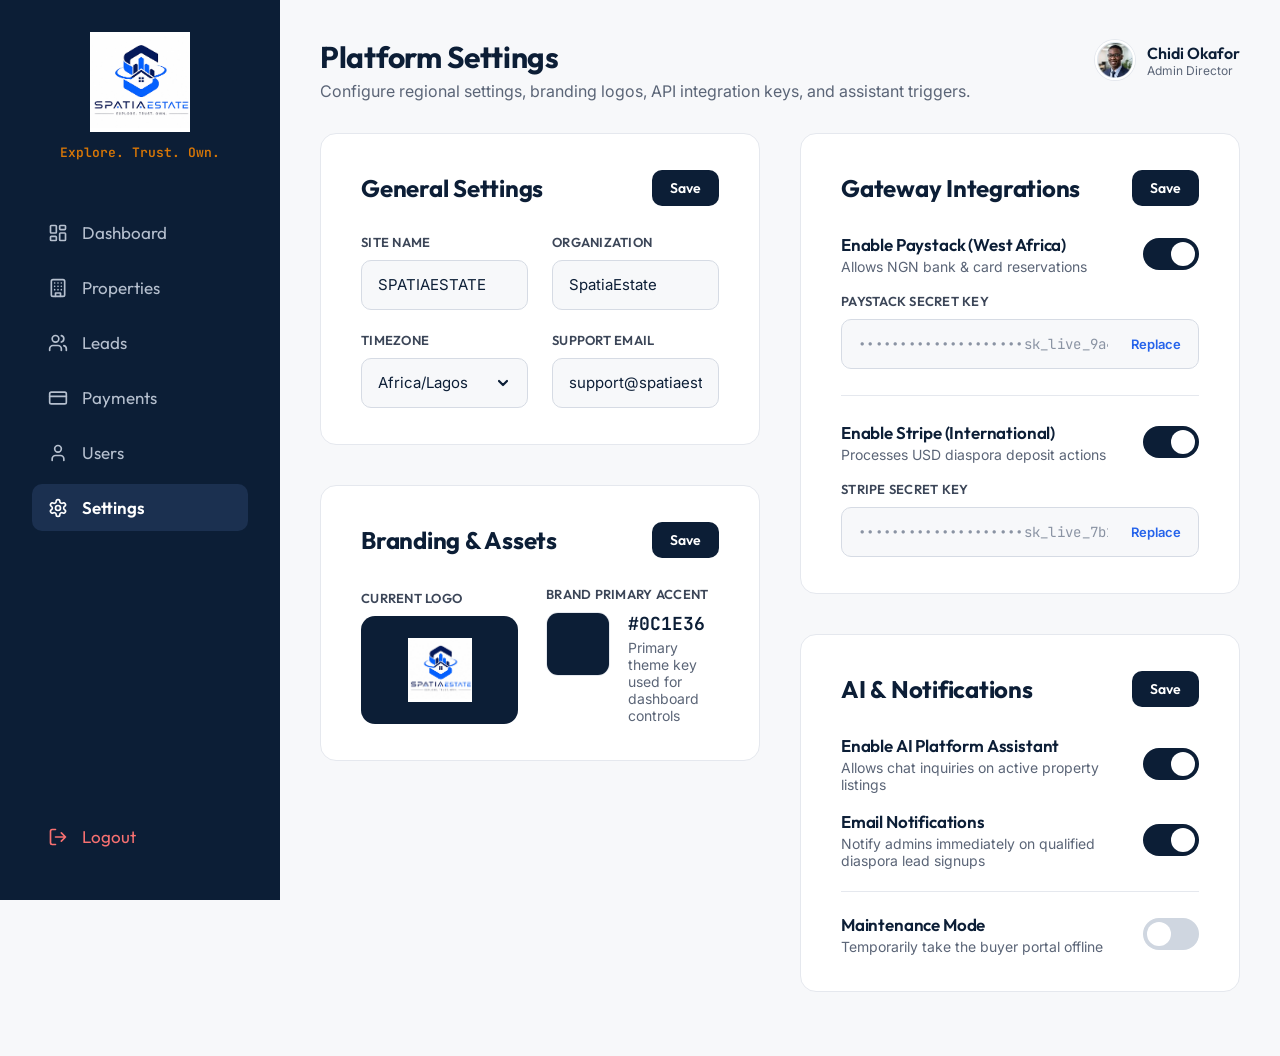
<file: settings.html>
<!doctype html>
<html lang="en">
<head>
  <meta charset="utf-8">
  <meta name="viewport" content="width=device-width, initial-scale=1">
  <title>Platform Settings | SpatiaEstate</title>
  <link rel="icon" href="assets/logo.png">
  <link rel="preconnect" href="https://fonts.googleapis.com">
  <link rel="preconnect" href="https://fonts.gstatic.com" crossorigin>
  <link href="https://fonts.googleapis.com/css2?family=Outfit:wght@400;500;600;700&family=Inter:wght@400;500;600&family=JetBrains+Mono:wght@500;600&display=swap" rel="stylesheet">
  <link rel="stylesheet" href="css/styles.css">
  <style>
    .grid { display: grid; grid-template-columns: 1fr 1fr; gap: 40px; align-items: start; }
    .col { display: flex; flex-direction: column; gap: 40px; }
    .card { padding: 36px 40px; }
    .card h3 { font-size: 24px; }
    .card-head { align-items: center; margin-bottom: 28px; }
    .field { gap: 10px; margin-bottom: 0; }
    .row-2 { gap: 22px 24px; }
    .label { font-size: 13px; color: #3c4658; }
    .key { font-family: var(--font-mono); color: var(--faint); font-size: 14px; letter-spacing: .02em; }
    .key-wrap { position: relative; }
    .key-wrap .key { padding-right: 90px; }
    .key-wrap button { position: absolute; right: 10px; top: 50%; transform: translateY(-50%); font-size: 13px; font-weight: 600; color: var(--blue); padding: 6px 8px; }
    .divider { border: 0; border-top: 1px solid var(--border); margin: 26px 0; }
    .toggle-row { margin-bottom: 18px; }
    .toggle-row:last-child { margin-bottom: 0; }
    .gw .field { margin-top: 4px; }
    .gw .field.off { opacity: .45; pointer-events: none; }
    .brand-row { display: grid; grid-template-columns: 1fr 1.1fr; gap: 28px; align-items: end; }
    .logo-slot { height: 108px; border-radius: 14px; background: var(--navy); display: grid; place-items: center; cursor: pointer; position: relative; overflow: hidden; }
    .logo-slot img { width: 64px; height: 64px; object-fit: contain; background: #fff; }
    .logo-slot span { position: absolute; inset: 0; background: rgba(12,30,54,.75); color: #fff; display: grid; place-items: center; font-family: var(--font-head); font-weight: 600; opacity: 0; transition: opacity .15s; }
    .logo-slot:hover span { opacity: 1; }
    .accent { display: flex; gap: 18px; align-items: flex-start; }
    .swatch { width: 64px; height: 64px; border-radius: 12px; border: 1px solid var(--border); overflow: hidden; flex-shrink: 0; position: relative; cursor: pointer; }
    .swatch input { position: absolute; inset: -10px; width: calc(100% + 20px); height: calc(100% + 20px); border: 0; cursor: pointer; }
    .accent b { font-family: var(--font-mono); font-size: 18px; display: block; margin-bottom: 4px; }
    .accent p { color: var(--muted); font-size: 14px; }
    .mm { border-top: 1px solid var(--border); padding-top: 22px; margin-top: 22px; }
    .confirm { text-align: center; max-width: 620px; padding: 48px 52px; }
    .confirm .warn { width: 82px; height: 82px; border-radius: 50%; background: #fef9e7; color: #f59e0b; display: grid; place-items: center; margin: 0 auto 26px; }
    .confirm .warn svg { width: 38px; height: 38px; }
    .confirm h2 { font-size: 28px; } .confirm p { color: #3c4658; font-size: 17px; line-height: 1.65; margin: 12px 0 36px; }
    .confirm .row-2 { gap: 18px; } .confirm .btn { height: 56px; font-size: 17px; }
    .banner { display: none; background: var(--red-soft); color: var(--red); border-radius: 12px; padding: 14px 18px; margin-bottom: 28px; font-weight: 500; }
    .banner.on { display: block; }
    @media (max-width: 1200px) { .grid { grid-template-columns: 1fr; } }
    @media (max-width: 640px) { .card { padding: 22px; } .grid, .col { gap: 20px; } .brand-row { grid-template-columns: 1fr; } .confirm { padding: 32px 22px; } }
  </style>
</head>
<body data-page="settings">
  <div class="app">
    <div data-sidebar></div>
    <main class="main">
      <header class="page-head">
        <div>
          <h1>Platform Settings</h1>
          <p>Configure regional settings, branding logos, API integration keys, and assistant triggers.</p>
        </div>
        <div class="head-actions"><div data-admin-chip></div></div>
      </header>

      <div class="banner" id="mmBanner">Maintenance Mode is on. Buyers and agents currently see a maintenance page.</div>

      <div class="grid">
        <div class="col">
          <section class="card">
            <div class="card-head"><h3>General Settings</h3><button class="btn btn-primary btn-sm" data-save>Save</button></div>
            <div class="row-2">
              <div class="field"><label class="label" for="site">Site Name</label><input id="site" class="input" value="SPATIAESTATE"></div>
              <div class="field"><label class="label" for="org">Organization</label><input id="org" class="input" value="SpatiaEstate"></div>
              <div class="field"><label class="label" for="tz">Timezone</label>
                <select id="tz" class="select"><option>Africa/Lagos</option><option>Europe/London</option><option>America/New_York</option><option>America/Toronto</option><option>Asia/Dubai</option></select></div>
              <div class="field"><label class="label" for="email">Support Email</label><input id="email" type="email" class="input" value="support@spatiaestate.com"></div>
            </div>
          </section>

          <section class="card">
            <div class="card-head"><h3>Branding &amp; Assets</h3><button class="btn btn-primary btn-sm" data-save>Save</button></div>
            <div class="brand-row">
              <div class="field"><span class="label">Current Logo</span>
                <label class="logo-slot"><img id="logoPrev" src="assets/logo.png" alt="Current logo"><span>Replace logo</span><input type="file" accept="image/*" hidden id="logoIn"></label></div>
              <div class="field"><span class="label">Brand Primary Accent</span>
                <div class="accent">
                  <label class="swatch" aria-label="Pick accent colour"><input type="color" id="accent" value="#0c1e36"></label>
                  <div><b id="hex">#0C1E36</b><p>Primary theme key used for dashboard controls</p></div>
                </div>
              </div>
            </div>
          </section>
        </div>

        <div class="col">
          <section class="card gw">
            <div class="card-head"><h3>Gateway Integrations</h3><button class="btn btn-primary btn-sm" data-save>Save</button></div>
            <div class="toggle-row"><div><h4>Enable Paystack (West Africa)</h4><p>Allows NGN bank &amp; card reservations</p></div>
              <label class="toggle"><input type="checkbox" checked data-gw="ps"><span></span></label></div>
            <div class="field" id="ps"><span class="label">Paystack Secret Key</span>
              <div class="key-wrap"><input class="input key" readonly value="••••••••••••••••••••sk_live_9a4f" aria-label="Paystack secret key"><button type="button" data-rotate>Replace</button></div></div>
            <hr class="divider">
            <div class="toggle-row"><div><h4>Enable Stripe (International)</h4><p>Processes USD diaspora deposit actions</p></div>
              <label class="toggle"><input type="checkbox" checked data-gw="st"><span></span></label></div>
            <div class="field" id="st"><span class="label">Stripe Secret Key</span>
              <div class="key-wrap"><input class="input key" readonly value="••••••••••••••••••••sk_live_7b17" aria-label="Stripe secret key"><button type="button" data-rotate>Replace</button></div></div>
          </section>

          <section class="card">
            <div class="card-head"><h3>AI &amp; Notifications</h3><button class="btn btn-primary btn-sm" data-save>Save</button></div>
            <div class="toggle-row"><div><h4>Enable AI Platform Assistant</h4><p>Allows chat inquiries on active property listings</p></div>
              <label class="toggle"><input type="checkbox" checked><span></span></label></div>
            <div class="toggle-row"><div><h4>Email Notifications</h4><p>Notify admins immediately on qualified diaspora lead signups</p></div>
              <label class="toggle"><input type="checkbox" checked><span></span></label></div>
            <div class="toggle-row mm"><div><h4>Maintenance Mode</h4><p>Temporarily take the buyer portal offline</p></div>
              <label class="toggle"><input type="checkbox" id="mm"><span></span></label></div>
          </section>
        </div>
      </div>
    </main>
  </div>

  <div class="overlay" id="confirmModal">
    <div class="modal confirm">
      <div class="warn" data-icon="alert"></div>
      <h2>Confirm Sensitive Change</h2>
      <p>You are about to enable Maintenance Mode. This will make the platform temporarily unavailable to all buyers and agents. Are you sure you want to proceed?</p>
      <div class="row-2"><button class="btn btn-outline" data-close id="mmCancel">Cancel</button><button class="btn btn-danger" id="mmYes">Yes, Enable</button></div>
    </div>
  </div>

  <script src="js/app.js"></script>
  <script>
    const $ = (id) => document.getElementById(id);
    document.querySelectorAll('[data-save]').forEach((b) => b.addEventListener('click', () => toast('Settings Saved', 'Your changes have been saved successfully.')));

    // Gateway toggles dim their key field
    document.querySelectorAll('[data-gw]').forEach((t) => t.addEventListener('change', () => $(t.dataset.gw).classList.toggle('off', !t.checked)));
    document.querySelectorAll('[data-rotate]').forEach((b) => b.addEventListener('click', () => {
      const inp = b.previousElementSibling;
      if (inp.readOnly) { inp.readOnly = false; inp.value = ''; inp.placeholder = 'Paste new secret key'; inp.focus(); b.textContent = 'Cancel'; }
      else { inp.readOnly = true; inp.value = inp.defaultValue; b.textContent = 'Replace'; }
    }));

    // Branding
    $('logoIn').addEventListener('change', (e) => { const f = e.target.files[0]; if (f) $('logoPrev').src = URL.createObjectURL(f); });
    $('accent').addEventListener('input', (e) => ($('hex').textContent = e.target.value.toUpperCase()));

    // Maintenance mode needs confirmation to turn on
    const mm = $('mm');
    mm.addEventListener('change', () => {
      if (mm.checked) { mm.checked = false; openModal('confirmModal'); }
      else { $('mmBanner').classList.remove('on'); toast('Maintenance Mode off', 'The platform is live again for buyers and agents.'); }
    });
    $('mmYes').addEventListener('click', () => {
      mm.checked = true; closeModal('confirmModal'); $('mmBanner').classList.add('on');
      toast('Settings Saved', 'Maintenance Mode is now enabled.');
    });
  </script>
</body>
</html>
</file>
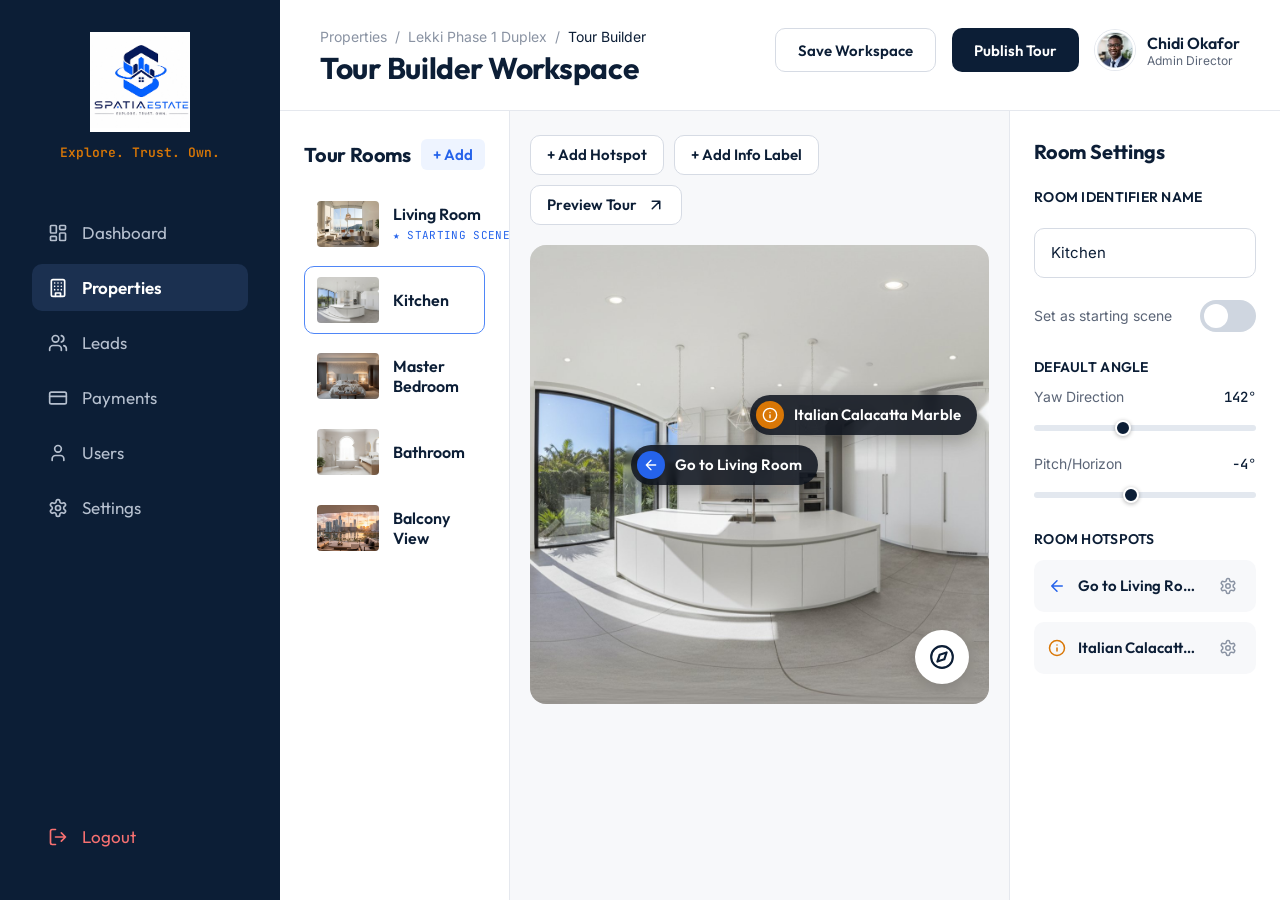
<file: tour-builder.html>
<!doctype html>
<html lang="en">
<head>
  <meta charset="utf-8">
  <meta name="viewport" content="width=device-width, initial-scale=1">
  <title>Tour Builder | SpatiaEstate</title>
  <link rel="icon" href="assets/logo.png">
  <link rel="preconnect" href="https://fonts.googleapis.com">
  <link rel="preconnect" href="https://fonts.gstatic.com" crossorigin>
  <link href="https://fonts.googleapis.com/css2?family=Outfit:wght@400;500;600;700&family=Inter:wght@400;500;600&family=JetBrains+Mono:wght@500;600&display=swap" rel="stylesheet">
  <link rel="stylesheet" href="css/styles.css">
  <style>
    .main.flush { padding: 0; display: flex; flex-direction: column; min-height: 100vh; }
    .topbar { background: #fff; border-bottom: 1px solid var(--border); padding: 28px 40px 24px; margin: 0; }
    .workspace { flex: 1; display: grid; grid-template-columns: 260px 1fr 300px; background: #fff; }
    .workspace > * { min-width: 0; }
    .rooms { padding: 28px 24px; border-right: 1px solid var(--border); }
    .rooms-head { display: flex; justify-content: space-between; align-items: center; margin-bottom: 20px; }
    .rooms-head h3 { font-size: 20px; }
    .add-room { background: var(--blue-soft); color: var(--blue); font-family: var(--font-head); font-weight: 600; padding: 6px 12px; border-radius: 6px; cursor: pointer; }
    .room { display: flex; align-items: center; gap: 14px; width: 100%; padding: 10px 12px; border-radius: 10px; border: 1.5px solid transparent; text-align: left; margin-bottom: 8px; }
    .room:hover { background: var(--bg); }
    .room.active { border-color: #4f86f7; background: #fff; }
    .room img { width: 62px; height: 46px; border-radius: 4px; object-fit: cover; flex-shrink: 0; }
    .room b { font-family: var(--font-head); font-weight: 600; font-size: 16px; display: block; }
    .room small { white-space: nowrap; font-family: var(--font-mono); color: var(--blue); font-size: 11px; letter-spacing: .03em; }

    .stage-col { background: var(--bg); padding: 28px 32px; border-right: 1px solid var(--border); min-width: 0; }
    .tools { display: flex; gap: 10px; margin-bottom: 20px; flex-wrap: wrap; }
    .tools .btn { height: 40px; padding: 0 16px; }
    .tools .spacer { flex: 1; }
    .tools .btn.on { background: var(--blue-soft); border-color: var(--blue); color: var(--blue); }
    .stage { position: relative; aspect-ratio: 1 / 1; width: min(100%, max(420px, calc(100vh - 230px))); margin: 0 auto; border-radius: 16px; overflow: hidden; display: grid; place-items: center; transition: background .3s; }
    .scene { position: relative; width: 100%; }
    .scene img { width: 100%; height: 100%; display: block; user-select: none; -webkit-user-drag: none; transition: opacity .3s; }
    .stage.placing .scene { cursor: crosshair; }
    .placing-hint { position: absolute; top: 14px; left: 50%; transform: translateX(-50%); background: var(--navy); color: #fff; padding: 8px 14px; border-radius: 999px; font-size: 13px; z-index: 3; }
    .compass { position: absolute; right: 20px; bottom: 20px; width: 54px; height: 54px; border-radius: 50%; background: #fff; display: grid; place-items: center; box-shadow: 0 4px 14px rgba(0,0,0,.15); z-index: 2; transition: transform .6s; }
    .compass svg { width: 26px; height: 26px; }
    .popover { position: absolute; z-index: 4; background: #fff; border-radius: 12px; padding: 14px 16px; width: 260px; box-shadow: 0 12px 30px rgba(0,0,0,.2); font-size: 14px; color: var(--muted); }
    .popover b { font-family: var(--font-head); color: var(--text); display: block; margin-bottom: 4px; font-size: 15px; }

    .panel { padding: 28px 24px; }
    .panel h3 { font-size: 20px; margin-bottom: 24px; }
    .panel .label { display: block; margin-bottom: 12px; }
    .angle { margin-bottom: 20px; }
    .angle-top { display: flex; justify-content: space-between; color: var(--muted); font-size: 14px; margin-bottom: 10px; }
    .angle-top b { font-family: var(--font-mono); color: var(--text); font-weight: 500; }
    input[type=range] { width: 100%; appearance: none; -webkit-appearance: none; height: 6px; border-radius: 4px; background: #e3e8ef; outline: none; }
    input[type=range]::-webkit-slider-thumb { -webkit-appearance: none; width: 16px; height: 16px; border-radius: 50%; background: var(--navy); cursor: pointer; border: 2px solid #fff; box-shadow: 0 1px 4px rgba(0,0,0,.3); }
    input[type=range]::-moz-range-thumb { width: 14px; height: 14px; border-radius: 50%; background: var(--navy); cursor: pointer; border: 2px solid #fff; }
    .hs-item { display: flex; align-items: center; gap: 12px; padding: 12px 14px; background: var(--bg); border-radius: 10px; margin-bottom: 10px; font-family: var(--font-head); font-weight: 600; }
    .hs-item > svg { width: 18px; height: 18px; color: var(--blue); flex-shrink: 0; }
    .hs-item.hs-info > svg { color: var(--orange); }
    .hs-item span { flex: 1; min-width: 0; overflow: hidden; text-overflow: ellipsis; white-space: nowrap; }
    .hs-item .icon-btn { width: 28px; height: 28px; color: var(--faint); }
    .hs-item .icon-btn svg { width: 18px; height: 18px; }
    .start-row { display: flex; align-items: center; justify-content: space-between; gap: 12px; margin: 6px 0 26px; font-size: 14px; color: var(--muted); }
    .empty { color: var(--faint); font-size: 14px; padding: 10px 0; }

    @media (max-width: 1280px) { .workspace { grid-template-columns: 230px 1fr 270px; } .stage-col { padding: 24px 20px; } }
    @media (max-width: 1080px) {
      .workspace { grid-template-columns: 1fr; }
      .rooms { border-right: 0; border-bottom: 1px solid var(--border); }
      .room-list { display: flex; gap: 8px; overflow-x: auto; }
      .room { width: auto; flex-shrink: 0; margin: 0; }
      .stage { width: 100%; }
    }
    @media (max-width: 900px) { .topbar { padding: 20px 16px; } .stage-col, .rooms, .panel { padding: 20px 16px; } .hotspot { height: 32px; font-size: 13px; } .hotspot .hs-ic { width: 22px; height: 22px; } }
  </style>
</head>
<body data-page="properties">
  <div class="app">
    <div data-sidebar></div>
    <main class="main flush">
      <header class="page-head topbar">
        <div>
          <div class="crumbs"><a href="dashboard.html">Properties</a><i>/</i><a href="properties.html">Lekki Phase 1 Duplex</a><i>/</i><span class="cur">Tour Builder</span></div>
          <h1>Tour Builder Workspace</h1>
        </div>
        <div class="head-actions">
          <button class="btn btn-outline" id="saveWs">Save Workspace</button>
          <button class="btn btn-primary" id="publishTour">Publish Tour</button>
          <div data-admin-chip></div>
        </div>
      </header>

      <div class="workspace">
        <aside class="rooms">
          <div class="rooms-head">
            <h3>Tour Rooms</h3>
            <label class="add-room">+ Add<input type="file" accept="image/*" hidden id="addRoom"></label>
          </div>
          <div class="room-list" id="roomList"></div>
        </aside>

        <section class="stage-col">
          <div class="tools">
            <button class="btn btn-outline" id="addNav">+ Add Hotspot</button>
            <button class="btn btn-outline" id="addInfo">+ Add Info Label</button>
            <span class="spacer"></span>
            <a class="btn btn-outline" href="tour.html" target="_blank" rel="noopener">Preview Tour <span data-icon="arrowUpRight" style="display:contents"></span></a>
          </div>
          <div class="stage" id="stage">
            <div class="scene" id="scene"><img id="sceneImg" alt=""></div>
            <button class="compass" id="compass" aria-label="Reset to default angle" data-icon="compass"></button>
          </div>
        </section>

        <aside class="panel">
          <h3>Room Settings</h3>
          <div class="field">
            <label class="label" for="roomName">Room Identifier Name</label>
            <input id="roomName" class="input white">
          </div>
          <div class="start-row">Set as starting scene
            <label class="toggle"><input type="checkbox" id="isStart"><span></span></label>
          </div>
          <span class="label">Default Angle</span>
          <div class="angle"><div class="angle-top">Yaw Direction <b id="yawVal">0°</b></div><input type="range" id="yaw" min="0" max="359"></div>
          <div class="angle"><div class="angle-top">Pitch/Horizon <b id="pitchVal">0°</b></div><input type="range" id="pitch" min="-30" max="30"></div>
          <span class="label" style="margin-top:28px">Room Hotspots</span>
          <div id="hsList"></div>
        </aside>
      </div>
    </main>
  </div>

  <!-- Hotspot editor -->
  <div class="overlay" id="hsModal">
    <div class="modal" style="max-width:480px">
      <div class="modal-head"><h2 style="font-size:24px">Edit Hotspot</h2><button class="close-btn" data-close aria-label="Close" data-icon="xCircle"></button></div>
      <div class="field"><label class="label plain" for="hsLabel">Label</label><input id="hsLabel" class="input white"></div>
      <div class="field" id="hsTargetField"><label class="label plain" for="hsTarget">Links to room</label><select id="hsTarget" class="select white"></select></div>
      <div class="field" id="hsNoteField"><label class="label plain" for="hsNote">Details shown to buyers</label><textarea id="hsNote" class="textarea white"></textarea></div>
      <div style="display:flex;gap:12px;align-items:center;margin-top:8px">
        <button class="btn btn-primary" id="hsSave">Save</button>
        <button class="btn btn-outline" data-close>Cancel</button>
        <button class="link-danger" id="hsDelete" style="margin-left:auto">Delete</button>
      </div>
    </div>
  </div>

  <script src="js/app.js"></script>
  <script src="js/tour-data.js"></script>
  <script>
    const $ = (id) => document.getElementById(id);
    let rooms = loadRooms();
    const qRoom = new URLSearchParams(location.search).get('room');
    let current = rooms.find((r) => r.id === qRoom) ? qRoom : 'kitchen';
    let placing = null; // 'nav' | 'info'
    let editing = null; // hotspot index
    const room = () => rooms.find((r) => r.id === current);

    function renderRooms() {
      $('roomList').innerHTML = rooms.map((r) => `
        <button class="room ${r.id === current ? 'active' : ''}" data-room="${r.id}">
          <img src="${r.img}" alt="">
          <div><b>${r.name}</b>${r.start ? '<small>★ STARTING SCENE</small>' : ''}</div>
        </button>`).join('');
    }

    function renderScene() {
      const r = room();
      const img = $('sceneImg');
      $('stage').style.background = r.stage;
      img.style.opacity = 0;
      img.onload = () => (img.style.opacity = 1);
      img.src = r.img; img.alt = r.name;
      $('scene').style.aspectRatio = r.ratio;
      $('scene').querySelectorAll('.hotspot, .popover').forEach((n) => n.remove());
      r.hotspots.forEach((h, i) => {
        const b = document.createElement('button');
        b.className = `hotspot ${h.type === 'info' ? 'info' : ''} ${h.right ? 'right' : ''}`;
        b.style.left = h.x + '%'; b.style.top = h.y + '%';
        b.style.animationDelay = i * 60 + 'ms';
        b.innerHTML = `<span class="hs-ic">${icon(h.type === 'info' ? 'info' : 'arrowLeft')}</span>${h.label}`;
        b.addEventListener('click', (e) => {
          e.stopPropagation();
          if (h.type === 'nav' && h.target) return go(h.target);
          showPopover(h, b);
        });
        $('scene').appendChild(b);
      });
    }

    function showPopover(h, anchor) {
      $('scene').querySelectorAll('.popover').forEach((n) => n.remove());
      const p = document.createElement('div');
      p.className = 'popover';
      p.innerHTML = `<b>${h.label}</b>${h.note || 'Add details for buyers from the hotspot settings.'}`;
      const sc = $('scene').getBoundingClientRect(), a = anchor.getBoundingClientRect();
      p.style.top = Math.min(a.bottom - sc.top + 8, sc.height - 120) + 'px';
      p.style.left = Math.max(8, Math.min(a.left - sc.left, sc.width - 268)) + 'px';
      $('scene').appendChild(p);
    }

    function renderPanel() {
      const r = room();
      $('roomName').value = r.name;
      $('isStart').checked = !!r.start;
      $('yaw').value = r.yaw; $('yawVal').textContent = r.yaw + '°';
      $('pitch').value = r.pitch; $('pitchVal').textContent = r.pitch + '°';
      $('hsList').innerHTML = r.hotspots.length ? r.hotspots.map((h, i) => `
        <div class="hs-item hs-${h.type}">${icon(h.type === 'info' ? 'info' : 'arrowLeft')}<span>${h.label}</span>
          <button class="icon-btn" data-edit="${i}" aria-label="Edit ${h.label}">${icon('settings')}</button></div>`).join('')
        : '<p class="empty">No hotspots yet. Use “+ Add Hotspot” and click on the scene.</p>';
    }

    function go(id) { current = id; placing = null; updatePlacing(); renderRooms(); renderScene(); renderPanel(); }

    $('roomList').addEventListener('click', (e) => { const b = e.target.closest('[data-room]'); if (b) go(b.dataset.room); });
    $('roomName').addEventListener('input', (e) => { room().name = e.target.value || 'Untitled Room'; renderRooms(); });
    $('isStart').addEventListener('change', (e) => { rooms.forEach((r) => (r.start = false)); room().start = e.target.checked; if (!e.target.checked) rooms[0].start = true; renderRooms(); });
    $('yaw').addEventListener('input', (e) => { room().yaw = +e.target.value; $('yawVal').textContent = e.target.value + '°'; });
    $('pitch').addEventListener('input', (e) => { room().pitch = +e.target.value; $('pitchVal').textContent = e.target.value + '°'; });

    // Placement mode
    function updatePlacing() {
      $('stage').classList.toggle('placing', !!placing);
      $('addNav').classList.toggle('on', placing === 'nav');
      $('addInfo').classList.toggle('on', placing === 'info');
      $('stage').querySelector('.placing-hint')?.remove();
      if (placing) $('stage').insertAdjacentHTML('afterbegin', `<div class="placing-hint">Click on the scene to place the ${placing === 'nav' ? 'hotspot' : 'info label'}</div>`);
    }
    $('addNav').onclick = () => { placing = placing === 'nav' ? null : 'nav'; updatePlacing(); };
    $('addInfo').onclick = () => { placing = placing === 'info' ? null : 'info'; updatePlacing(); };
    $('scene').addEventListener('click', (e) => {
      $('scene').querySelectorAll('.popover').forEach((n) => n.remove());
      if (!placing) return;
      const sc = $('scene').getBoundingClientRect();
      const x = ((e.clientX - sc.left) / sc.width) * 100, y = ((e.clientY - sc.top) / sc.height) * 100 - 3;
      const other = rooms.find((r) => r.id !== current);
      const h = placing === 'nav'
        ? { type: 'nav', label: `Go to ${other.name}`, target: other.id, x, y }
        : { type: 'info', label: 'New info label', note: '', x, y };
      if (x > 72) h.right = true;
      room().hotspots.push(h);
      placing = null; updatePlacing(); renderScene(); renderPanel();
      openEditor(room().hotspots.length - 1);
    });

    // Hotspot editor
    function openEditor(i) {
      editing = i;
      const h = room().hotspots[i];
      $('hsLabel').value = h.label;
      $('hsTargetField').classList.toggle('hidden', h.type !== 'nav');
      $('hsNoteField').classList.toggle('hidden', h.type !== 'info');
      $('hsTarget').innerHTML = rooms.filter((r) => r.id !== current).map((r) => `<option value="${r.id}" ${r.id === h.target ? 'selected' : ''}>${r.name}</option>`).join('');
      $('hsNote').value = h.note || '';
      openModal('hsModal');
      setTimeout(() => $('hsLabel').focus(), 50);
    }
    $('hsList').addEventListener('click', (e) => { const b = e.target.closest('[data-edit]'); if (b) openEditor(+b.dataset.edit); });
    $('hsTarget').addEventListener('change', (e) => {
      const r = rooms.find((x) => x.id === e.target.value);
      if (/^Go to /.test($('hsLabel').value)) $('hsLabel').value = 'Go to ' + r.name;
    });
    $('hsSave').onclick = () => {
      const h = room().hotspots[editing];
      h.label = $('hsLabel').value.trim() || h.label;
      if (h.type === 'nav') h.target = $('hsTarget').value; else h.note = $('hsNote').value.trim();
      closeModal('hsModal'); renderScene(); renderPanel();
    };
    $('hsDelete').onclick = () => { room().hotspots.splice(editing, 1); closeModal('hsModal'); renderScene(); renderPanel(); };

    // New room
    $('addRoom').addEventListener('change', (e) => {
      const f = e.target.files[0]; if (!f) return;
      const url = URL.createObjectURL(f);
      const im = new Image();
      im.onload = () => {
        const id = 'room-' + Date.now();
        rooms.push({ id, name: f.name.replace(/\.[^.]+$/, '').replace(/[-_]+/g, ' '), img: url, ratio: im.width / im.height, stage: '#0c1e36', yaw: 0, pitch: 0, hotspots: [] });
        go(id);
        toast('Room added', 'Add hotspots to link it into the tour.');
      };
      im.src = url; e.target.value = '';
    });

    // Compass / save / publish
    let spins = 0;
    $('compass').onclick = () => {
      spins += 360; $('compass').style.transform = `rotate(${spins}deg)`;
      toast('View reset', `${room().name} faces ${room().yaw}° yaw, ${room().pitch}° pitch.`);
    };
    $('saveWs').onclick = () => saveRooms(rooms) ? toast('Workspace saved', 'Your rooms and hotspots are stored on this device.') : toast('Saved for this session', 'Browser storage is unavailable here.');
    $('publishTour').onclick = () => { saveRooms(rooms); toast('Tour published', 'Buyers can now explore this property in 360°.'); };

    go(current);
  </script>
</body>
</html>
</file>
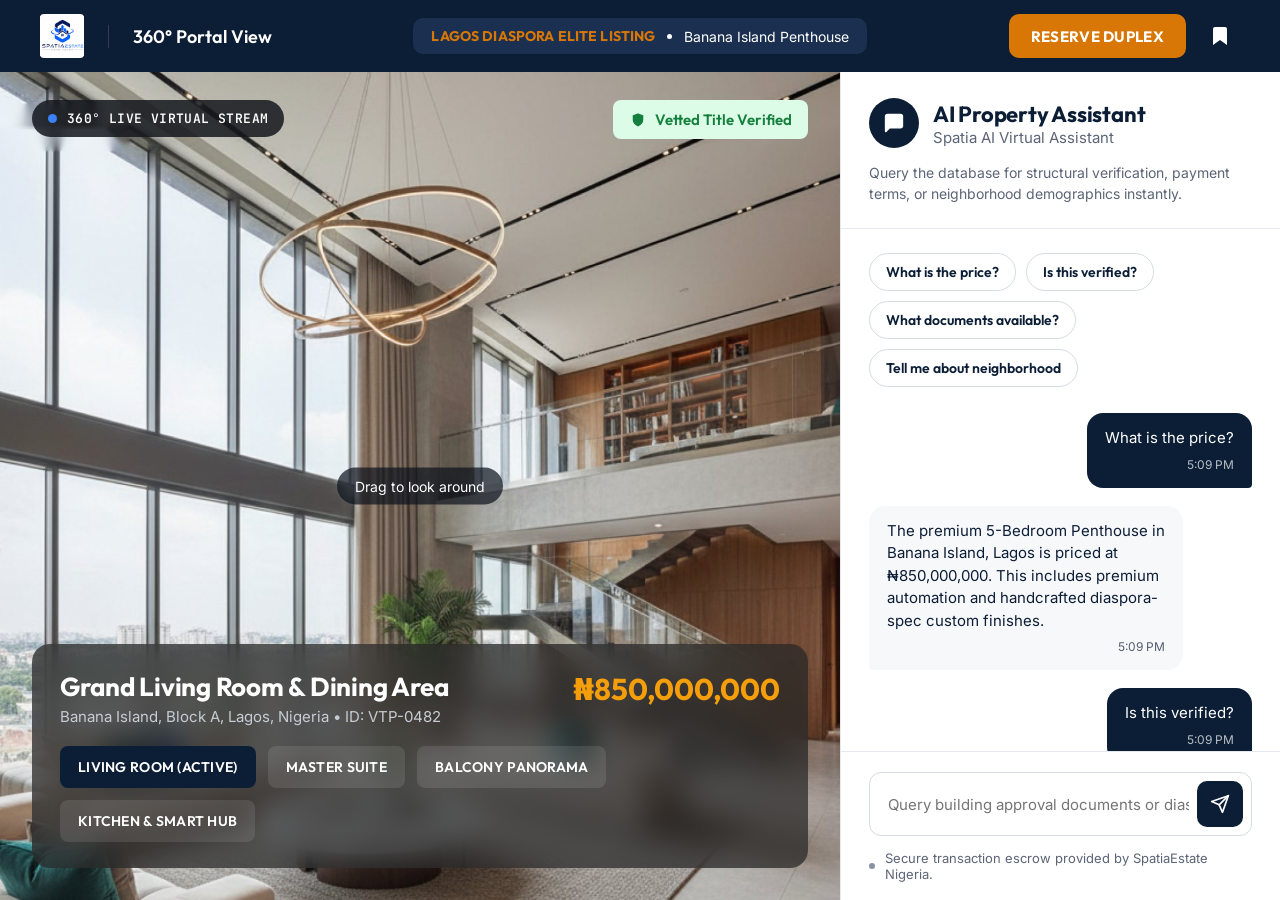
<file: tour.html>
<!doctype html>
<html lang="en">
<head>
  <meta charset="utf-8">
  <meta name="viewport" content="width=device-width, initial-scale=1">
  <title>Banana Island Penthouse | 360° Portal View</title>
  <link rel="icon" href="assets/logo.png">
  <link rel="preconnect" href="https://fonts.googleapis.com">
  <link rel="preconnect" href="https://fonts.gstatic.com" crossorigin>
  <link href="https://fonts.googleapis.com/css2?family=Outfit:wght@400;500;600;700&family=Inter:wght@400;500;600&family=JetBrains+Mono:wght@500;600&display=swap" rel="stylesheet">
  <link rel="stylesheet" href="css/styles.css">
  <link rel="stylesheet" href="css/portal.css">
  <style>
    body { background: #fff; }
    .tour { display: grid; grid-template-columns: 1fr 440px; height: calc(100vh - 72px); }
    .viewer { position: relative; overflow: hidden; background: #1a1a1a; cursor: grab; touch-action: pan-y; }
    .viewer.dragging { cursor: grabbing; }
    .viewer img.pano { position: absolute; top: 0; left: 0; height: 100%; width: 130%; max-width: none; object-fit: cover; user-select: none; -webkit-user-drag: none; transition: opacity .35s; }
    .chip-live { position: absolute; top: 28px; left: 32px; display: flex; align-items: center; gap: 10px; background: rgba(20,24,30,.85); color: #fff; padding: 10px 16px; border-radius: 999px; font-family: var(--font-mono); font-size: 13px; font-weight: 600; letter-spacing: .03em; }
    .chip-live i { width: 9px; height: 9px; border-radius: 50%; background: #3b82f6; box-shadow: 0 0 0 0 rgba(59,130,246,.7); animation: live 1.8s infinite; }
    @keyframes live { 70% { box-shadow: 0 0 0 8px rgba(59,130,246,0); } 100% { box-shadow: 0 0 0 0 rgba(59,130,246,0); } }
    .chip-verified { position: absolute; top: 28px; right: 32px; display: flex; align-items: center; gap: 8px; background: #dcfce7; color: var(--green); padding: 10px 16px; border-radius: 8px; font-family: var(--font-head); font-weight: 600; }
    .chip-verified svg { width: 18px; height: 18px; fill: var(--green); stroke: #dcfce7; }
    .drag-hint { position: absolute; top: 50%; left: 50%; transform: translate(-50%,-50%); background: rgba(12,18,28,.7); color: #fff; padding: 10px 18px; border-radius: 999px; font-size: 14px; pointer-events: none; transition: opacity .5s; }
    .info-panel {
      position: absolute; left: 32px; right: 32px; bottom: 32px; background: rgba(40,40,40,.72); backdrop-filter: blur(14px); -webkit-backdrop-filter: blur(14px);
      border-radius: 18px; padding: 26px 28px; color: #fff; cursor: default;
    }
    .info-top { display: flex; justify-content: space-between; align-items: flex-start; gap: 16px; }
    .info-panel h2 { font-size: 26px; }
    .info-panel .loc { color: #c7ccd4; margin-top: 4px; }
    .info-panel .price { font-family: var(--font-head); font-weight: 700; font-size: 30px; color: #f59e0b; white-space: nowrap; }
    .tabs { display: flex; gap: 12px; margin-top: 20px; flex-wrap: wrap; }
    .tab { height: 42px; padding: 0 18px; border-radius: 8px; background: rgba(255,255,255,.1); color: #fff; font-family: var(--font-head); font-weight: 600; font-size: 14px; letter-spacing: .02em; text-transform: uppercase; transition: background .15s; }
    .tab:hover { background: rgba(255,255,255,.18); }
    .tab.active { background: var(--navy); }

    .assistant { display: flex; flex-direction: column; border-left: 1px solid var(--border); min-height: 0; }
    .as-head { padding: 26px 28px 24px; border-bottom: 1px solid var(--border); }
    .as-title { display: flex; gap: 14px; align-items: center; }
    .as-title .bubble { width: 50px; height: 50px; border-radius: 50%; background: var(--navy); color: #fff; display: grid; place-items: center; }
    .as-title .bubble svg { width: 22px; height: 22px; fill: #fff; }
    .as-title h3 { font-size: 22px; }
    .as-title p { color: var(--muted); }
    .as-head > p { color: var(--muted); margin-top: 14px; font-size: 14px; line-height: 1.5; }
    .thread { flex: 1; overflow-y: auto; padding: 24px 28px; display: flex; flex-direction: column; gap: 18px; }
    .chips { display: flex; flex-wrap: wrap; gap: 10px; margin-bottom: 8px; }
    .chips button { border: 1px solid var(--border-2); border-radius: 999px; padding: 9px 16px; font-family: var(--font-head); font-weight: 600; font-size: 14px; }
    .chips button:hover { background: var(--bg); }
    .msg { max-width: 82%; padding: 14px 18px; border-radius: 16px; line-height: 1.5; font-size: 15px; animation: pop .25s ease backwards; }
    .msg time { display: block; text-align: right; font-size: 12px; margin-top: 6px; opacity: .7; }
    .msg.me { align-self: flex-end; background: var(--navy); color: #fff; border-bottom-right-radius: 4px; }
    .msg.bot { align-self: flex-start; background: var(--bg); color: var(--text); border-bottom-left-radius: 4px; }
    .typing span { display: inline-block; width: 7px; height: 7px; border-radius: 50%; background: var(--faint); margin-right: 4px; animation: blink 1.2s infinite; }
    .typing span:nth-child(2) { animation-delay: .2s; } .typing span:nth-child(3) { animation-delay: .4s; }
    @keyframes blink { 0%, 80%, 100% { opacity: .3; } 40% { opacity: 1; } }
    .composer { padding: 20px 28px 18px; border-top: 1px solid var(--border); }
    .composer form { display: flex; align-items: center; gap: 8px; border: 1px solid var(--border-2); border-radius: 12px; padding: 8px 8px 8px 18px; }
    .composer input { flex: 1; border: 0; outline: none; height: 40px; font-size: 15px; min-width: 0; }
    .composer button { width: 46px; height: 46px; border-radius: 10px; background: var(--navy); color: #fff; display: grid; place-items: center; flex-shrink: 0; }
    .composer button svg { width: 20px; height: 20px; }
    .escrow { display: flex; align-items: center; gap: 10px; margin-top: 14px; font-size: 13px; color: var(--muted); }
    .escrow i { width: 6px; height: 6px; border-radius: 50%; background: var(--faint); }

    /* Inquiry modal */
    .prop-card { display: flex; gap: 20px; align-items: center; background: var(--bg); border: 1px solid var(--border); border-radius: 14px; padding: 18px; margin-bottom: 26px; }
    .prop-card img { width: 120px; height: 84px; border-radius: 8px; object-fit: cover; }
    .prop-card b { font-family: var(--font-head); font-size: 18px; display: block; }
    .prop-card .loc { color: var(--muted); font-size: 14px; margin: 2px 0 4px; }
    .prop-card .amt { font-family: var(--font-head); font-weight: 700; font-size: 20px; color: var(--orange); }
    .modal .field { gap: 8px; margin-bottom: 18px; }
    .fine { display: flex; gap: 8px; justify-content: center; align-items: center; color: var(--muted); font-size: 13px; margin-top: 16px; text-align: center; }
    .fine svg { width: 16px; height: 16px; flex-shrink: 0; }

    @media (max-width: 1100px) {
      .tour { grid-template-columns: 1fr; height: auto; }
      .viewer { height: 72vh; min-height: 520px; }
      .assistant { height: 640px; border-left: 0; border-top: 1px solid var(--border); }
    }
    @media (max-width: 600px) {
      .viewer { height: 80vh; }
      .chip-live { top: 14px; left: 14px; font-size: 11px; } .chip-verified { top: 56px; left: 14px; right: auto; font-size: 13px; }
      .info-panel { left: 12px; right: 12px; bottom: 12px; padding: 18px; }
      .info-top { flex-direction: column; gap: 6px; } .info-panel h2 { font-size: 20px; } .info-panel .price { font-size: 22px; }
      .tabs { flex-wrap: nowrap; overflow-x: auto; } .tab { flex-shrink: 0; font-size: 12px; }
      .as-head, .thread, .composer { padding-left: 16px; padding-right: 16px; }
      .prop-card img { width: 84px; height: 64px; }
    }
  </style>
</head>
<body>
  <header class="portal-bar">
    <a href="index.html" class="logo-box" aria-label="SpatiaEstate home"><img src="assets/logo.png" alt=""></a>
    <div class="title">360° Portal View</div>
    <div class="listing-pill"><b>LAGOS DIASPORA ELITE LISTING</b><i></i><span>Banana Island Penthouse</span></div>
    <div class="right">
      <a href="reserve.html" class="btn btn-orange">RESERVE DUPLEX</a>
      <button class="bookmark" id="openInquiry" aria-label="Save and request info" data-icon="bookmark"></button>
    </div>
  </header>

  <main class="tour">
    <section class="viewer" id="viewer" aria-label="360 degree property view. Drag to look around.">
      <img class="pano" id="pano" src="assets/penthouse.jpg" alt="Grand living room with double-height windows">
      <div class="chip-live"><i></i>360° LIVE VIRTUAL STREAM</div>
      <div class="chip-verified" data-icon="shieldPlain">Vetted Title Verified</div>
      <div class="drag-hint" id="dragHint">Drag to look around</div>
      <div class="info-panel" id="infoPanel">
        <div class="info-top">
          <div>
            <h2 id="sceneTitle">Grand Living Room &amp; Dining Area</h2>
            <div class="loc">Banana Island, Block A, Lagos, Nigeria • ID: VTP-0482</div>
          </div>
          <div class="price">₦850,000,000</div>
        </div>
        <div class="tabs" id="tabs">
          <button class="tab active" data-scene="0">Living Room</button>
          <button class="tab" data-scene="1">Master Suite</button>
          <button class="tab" data-scene="2">Balcony Panorama</button>
          <button class="tab" data-scene="3">Kitchen &amp; Smart Hub</button>
        </div>
      </div>
    </section>

    <aside class="assistant">
      <div class="as-head">
        <div class="as-title">
          <div class="bubble" data-icon="chat"></div>
          <div><h3>AI Property Assistant</h3><p>Spatia AI Virtual Assistant</p></div>
        </div>
        <p>Query the database for structural verification, payment terms, or neighborhood demographics instantly.</p>
      </div>
      <div class="thread" id="thread" aria-live="polite">
        <div class="chips" id="chips">
          <button>What is the price?</button>
          <button>Is this verified?</button>
          <button>What documents available?</button>
          <button>Tell me about neighborhood</button>
        </div>
      </div>
      <div class="composer">
        <form id="ask">
          <input id="q" placeholder="Query building approval documents or diaspora plans..." aria-label="Ask the property assistant">
          <button type="submit" aria-label="Send" data-icon="send"></button>
        </form>
        <div class="escrow"><i></i>Secure transaction escrow provided by SpatiaEstate Nigeria.</div>
      </div>
    </aside>
  </main>

  <div class="overlay" id="inquiry">
    <div class="modal" style="max-width:860px">
      <div class="modal-head">
        <div><h2>Interested in this property?</h2><p>Request verified documentation, structural reports, or a private live session.</p></div>
        <button class="close-btn" data-close aria-label="Close" data-icon="xCircle"></button>
      </div>
      <div class="prop-card">
        <img src="assets/penthouse.jpg" alt="">
        <div><b>Banana Island Penthouse</b><div class="loc">Lekki Phase 1, Lagos, Nigeria</div><div class="amt">₦850,000,000</div></div>
      </div>
      <form id="inqForm">
        <div class="row-2">
          <div class="field"><label class="label plain" for="fName">Full Name</label><input id="fName" class="input white" placeholder="Amaka Obi" required></div>
          <div class="field"><label class="label plain" for="fEmail">Email Address</label><input id="fEmail" type="email" class="input white" placeholder="amaka.obi@diaspora.com" required></div>
          <div class="field"><label class="label plain" for="fPhone">Phone/WhatsApp</label><input id="fPhone" class="input white" placeholder="+234 803 123 4567" required></div>
          <div class="field"><label class="label plain" for="fCountry">Country of Residence</label>
            <select id="fCountry" class="select white"><option>Nigeria</option><option>United Kingdom</option><option>United States</option><option>Canada</option><option>Germany</option><option>United Arab Emirates</option></select></div>
          <div class="field"><label class="label plain">I am a</label>
            <select class="select white"><option>Buyer / Investor</option><option>Agent / Broker</option><option>Family representative</option></select></div>
          <div class="field"><label class="label plain">Purchasing Intent</label>
            <select class="select white"><option>Immediate Buy (Cash)</option><option>Mortgage / Installment</option><option>Rent</option><option>Schedule a viewing</option></select></div>
        </div>
        <div class="field"><label class="label plain">Estimated Budget Range (NGN)</label>
          <select class="select white"><option>₦800,000,000 - ₦900,000,000</option><option>₦500,000,000 - ₦800,000,000</option><option>₦900,000,000+</option></select></div>
        <div class="field"><label class="label plain" for="fMsg">Message</label>
          <textarea id="fMsg" class="textarea white">Hi Spatia AI, I am looking to schedule a structural inspection call regarding the Governor's Consent for this Banana Island block.</textarea></div>
        <button class="btn btn-primary btn-lg" type="submit">Send Verified Inquiry</button>
        <p class="fine"><span data-icon="xCircle" style="display:contents"></span>Escrow protected. Your data is verified strictly under Nigeria NITDA laws.</p>
      </form>
    </div>
  </div>

  <script src="js/app.js"></script>
  <script>
    const $ = (id) => document.getElementById(id);

    /* Scenes */
    const SCENES = [
      { title: 'Grand Living Room & Dining Area', img: 'assets/penthouse.jpg' },
      { title: 'Master Suite', img: 'assets/bedroom.jpg' },
      { title: 'Balcony Panorama', img: 'assets/balcony.jpg' },
      { title: 'Kitchen & Smart Hub', img: 'assets/kitchen.jpg' },
    ];
    $('tabs').addEventListener('click', (e) => {
      const t = e.target.closest('[data-scene]'); if (!t) return;
      document.querySelectorAll('.tab').forEach((b) => { b.classList.toggle('active', b === t); b.textContent = b.textContent.replace(' (ACTIVE)', '').replace(' (Active)', ''); });
      t.textContent += ' (Active)';
      const s = SCENES[+t.dataset.scene];
      const img = $('pano'); img.style.opacity = 0;
      setTimeout(() => { img.src = s.img; img.onload = () => { img.style.opacity = 1; offset = -(img.offsetWidth - $('viewer').offsetWidth) / 2; apply(); }; }, 200);
      $('sceneTitle').textContent = s.title;
    });
    document.querySelector('.tab.active').textContent += ' (Active)';

    /* Drag to look around */
    const viewer = $('viewer'), pano = $('pano');
    let offset = 0, startX = 0, startOff = 0, dragging = false;
    const bounds = () => -(pano.offsetWidth - viewer.offsetWidth);
    const apply = () => { offset = Math.min(0, Math.max(bounds(), offset)); pano.style.transform = `translateX(${offset}px)`; };
    const center = () => { offset = bounds() / 2; apply(); };
    pano.complete ? center() : (pano.onload = center);
    window.addEventListener('resize', apply);
    viewer.addEventListener('pointerdown', (e) => {
      if (e.target.closest('.info-panel, button, a')) return;
      dragging = true; startX = e.clientX; startOff = offset; viewer.classList.add('dragging'); viewer.setPointerCapture(e.pointerId);
      $('dragHint').style.opacity = 0;
    });
    viewer.addEventListener('pointermove', (e) => { if (dragging) { offset = startOff + (e.clientX - startX); apply(); } });
    ['pointerup', 'pointercancel'].forEach((ev) => viewer.addEventListener(ev, () => { dragging = false; viewer.classList.remove('dragging'); }));
    setTimeout(() => ($('dragHint').style.opacity = 0), 3000);

    /* AI assistant (canned demo answers) */
    const ANSWERS = [
      [/price|cost|how much/i, 'The premium 5-Bedroom Penthouse in Banana Island, Lagos is priced at ₦850,000,000. This includes premium automation and handcrafted diaspora-spec custom finishes.'],
      [/verif|genuine|legit|title/i, "Yes! The SpatiaEstate Trust vetting system has verified this property. The Governor's Consent, Certificate of Occupancy, and building approval documents are securely on file."],
      [/document|c of o|consent|approval|survey/i, "Available on request: Certificate of Occupancy, Governor's Consent, Survey Plan, approved building plans and a structural integrity report. Send an inquiry and our legal team shares them within 24 hours."],
      [/neighbo|area|security|school|location/i, 'Banana Island is a gated, estate-managed enclave in Ikoyi with 24/7 security, private road network and lagoon frontage. Lekki, Victoria Island and top international schools are under 20 minutes away.'],
      [/reserve|deposit|book|lock/i, 'A ₦5,000,000 reservation deposit locks this penthouse exclusively for 30 days. It is fully refundable within 7 days if direct legal vetting fails. Tap “Reserve Duplex” to begin.'],
      [/payment|plan|install|mortgage|diaspora/i, 'Diaspora buyers can pay in NGN via Paystack or USD/GBP via Stripe. Balance payments sit in legal escrow until the deed of transfer is executed.'],
    ];
    const now = () => new Date().toLocaleTimeString('en-US', { hour: 'numeric', minute: '2-digit' });
    function add(text, who) {
      const m = document.createElement('div');
      m.className = `msg ${who}`;
      m.innerHTML = `${text}<time>${now()}</time>`;
      $('thread').appendChild(m);
      $('thread').scrollTop = $('thread').scrollHeight;
      return m;
    }
    function ask(q) {
      if (!q.trim()) return;
      add(q.replace(/</g, '&lt;'), 'me');
      const t = add('<span class="typing"><span></span><span></span><span></span></span>', 'bot');
      t.querySelector('time').remove();
      const hit = ANSWERS.find(([re]) => re.test(q));
      setTimeout(() => {
        t.innerHTML = (hit ? hit[1] : "Good question. I've flagged it for a SpatiaEstate agent, who will follow up shortly. Meanwhile, ask about price, verification, documents or the neighborhood.") + `<time>${now()}</time>`;
        $('thread').scrollTop = $('thread').scrollHeight;
      }, 900);
    }
    $('chips').addEventListener('click', (e) => { if (e.target.tagName === 'BUTTON') ask(e.target.textContent); });
    $('ask').addEventListener('submit', (e) => { e.preventDefault(); ask($('q').value); $('q').value = ''; });
    // Seed the thread like the design
    add('What is the price?', 'me'); add(ANSWERS[0][1], 'bot');
    add('Is this verified?', 'me'); add(ANSWERS[1][1], 'bot');
    $('thread').scrollTop = 0;

    /* Inquiry */
    $('openInquiry').onclick = () => openModal('inquiry');
    $('inqForm').addEventListener('submit', (e) => {
      e.preventDefault();
      const f = e.target;
      if (!f.checkValidity()) return f.reportValidity();
      try {
        sessionStorage.setItem('spatia-buyer', JSON.stringify({ name: $('fName').value.trim(), email: $('fEmail').value.trim(), phone: $('fPhone').value.trim(), country: $('fCountry').value }));
      } catch (err) { /* storage unavailable */ }
      closeModal('inquiry');
      toast('Inquiry sent', 'An agent will reach out shortly. Taking you to reservation.');
      setTimeout(() => (location.href = 'reserve.html'), 1400);
    });
    if (location.hash === '#inquiry') openModal('inquiry');
  </script>
</body>
</html>
</file>
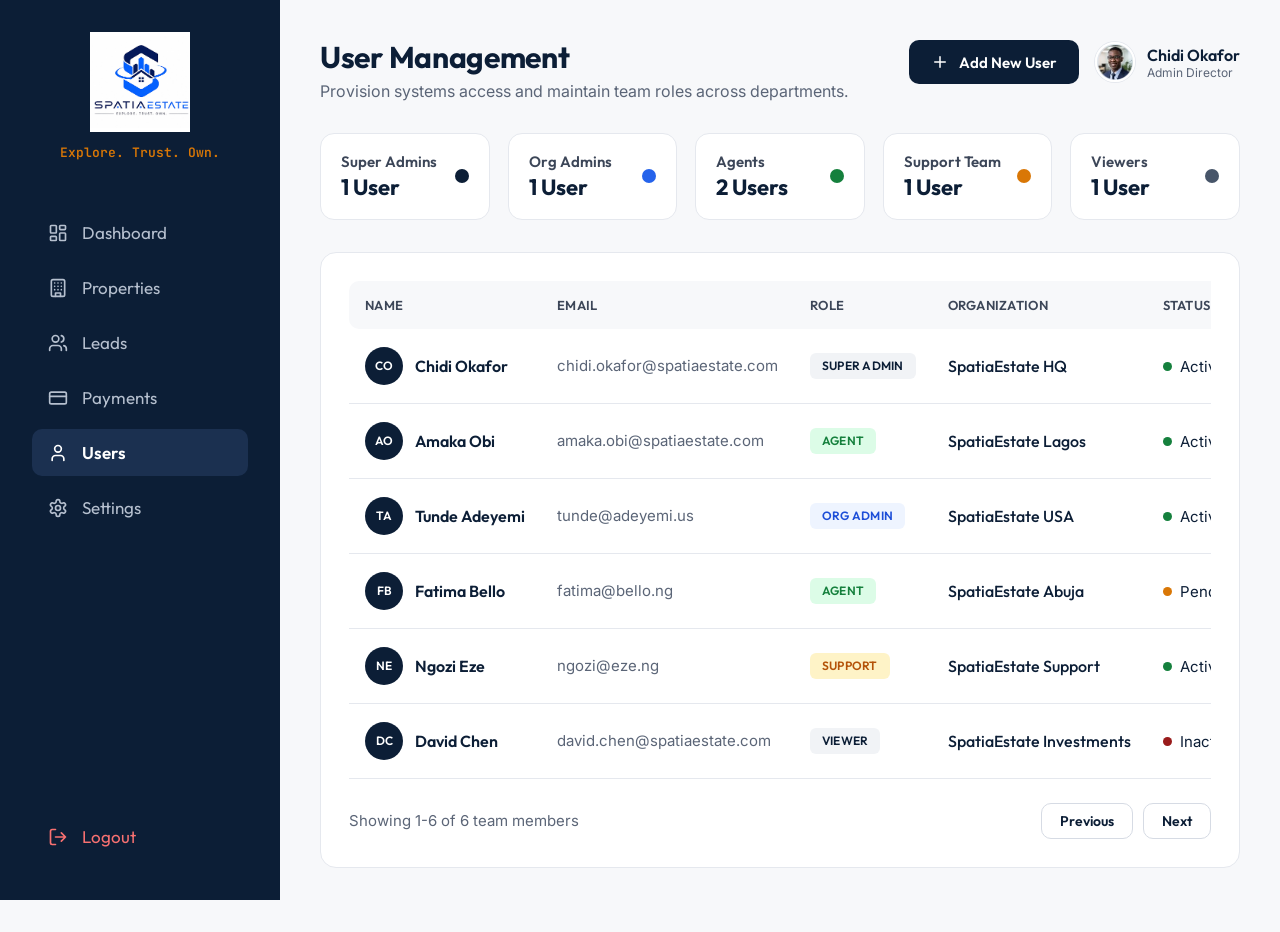
<file: users.html>
<!doctype html>
<html lang="en">
<head>
  <meta charset="utf-8">
  <meta name="viewport" content="width=device-width, initial-scale=1">
  <title>User Management | SpatiaEstate</title>
  <link rel="icon" href="assets/logo.png">
  <link rel="preconnect" href="https://fonts.googleapis.com">
  <link rel="preconnect" href="https://fonts.gstatic.com" crossorigin>
  <link href="https://fonts.googleapis.com/css2?family=Outfit:wght@400;500;600;700&family=Inter:wght@400;500;600&family=JetBrains+Mono:wght@500;600&display=swap" rel="stylesheet">
  <link rel="stylesheet" href="css/styles.css">
  <style>
    .roles { display: grid; grid-template-columns: repeat(5, 1fr); gap: 18px; margin-bottom: 32px; }
    .role-card { background: #fff; border: 1px solid var(--border); border-radius: 14px; padding: 18px 20px; display: flex; justify-content: space-between; align-items: center; }
    .role-card small { font-family: var(--font-head); font-weight: 600; color: #3c4658; font-size: 15px; }
    .role-card b { display: block; font-family: var(--font-head); font-size: 22px; margin-top: 2px; }
    .role-card i { width: 14px; height: 14px; border-radius: 50%; }
    .user-avatar { width: 38px; height: 38px; font-size: 12px; }
    .profile-card { display: flex; align-items: center; gap: 18px; background: var(--bg); border: 1px solid var(--border); border-radius: 14px; padding: 22px; margin-bottom: 26px; }
    .profile-card .avatar { width: 72px; height: 72px; font-size: 22px; background: #e0e7ff; color: #4338ca; border: 2px solid #c7d2fe; }
    .profile-card b { font-family: var(--font-head); font-size: 20px; display: block; margin-bottom: 6px; }
    .access { display: flex; justify-content: space-between; align-items: center; margin: 4px 0 22px; }
    .access h4 { font-size: 15px; font-weight: 600; color: #3c4658; }
    .access .status { margin-top: 4px; font-size: 16px; }
    .audit { background: #f9f9f8; border-radius: 12px; padding: 20px 22px; font-size: 14px; color: var(--muted); margin-bottom: 30px; }
    .audit div { display: flex; justify-content: space-between; margin-bottom: 10px; }
    .audit div:last-child { margin: 0; }
    .audit b { font-family: var(--font-mono); color: var(--text); font-weight: 500; }
    .audit b.name { font-family: var(--font-head); font-weight: 600; }
    .modal-actions { display: flex; gap: 14px; align-items: center; flex-wrap: wrap; }
    .modal-actions .link-danger { margin-left: auto; }
    .modal .field { gap: 8px; }
    .confirm { text-align: center; max-width: 460px; }
    .confirm .warn { width: 64px; height: 64px; border-radius: 50%; background: var(--red-soft); color: #ef4444; display: grid; place-items: center; margin: 0 auto 20px; }
    .confirm .warn svg { width: 28px; height: 28px; }
    .confirm h2 { font-size: 24px; } .confirm p { color: var(--muted); margin: 10px 0 26px; line-height: 1.5; }
    .confirm .row-2 { gap: 14px; }
    @media (max-width: 1200px) { .roles { grid-template-columns: repeat(3, 1fr); } }
    @media (max-width: 640px) { .roles { grid-template-columns: 1fr 1fr; } .modal-actions .link-danger { margin-left: 0; } }
  </style>
</head>
<body data-page="users">
  <div class="app">
    <div data-sidebar></div>
    <main class="main">
      <header class="page-head">
        <div>
          <h1>User Management</h1>
          <p>Provision systems access and maintain team roles across departments.</p>
        </div>
        <div class="head-actions">
          <button class="btn btn-primary" id="addUser" data-icon="plus">Add New User</button>
          <div data-admin-chip></div>
        </div>
      </header>

      <section class="roles" id="roles"></section>

      <section class="card">
        <div class="table-wrap">
          <table>
            <thead><tr><th>Name</th><th>Email</th><th>Role</th><th>Organization</th><th>Status</th><th>Last Login</th><th>Actions</th></tr></thead>
            <tbody id="rows"></tbody>
          </table>
        </div>
        <div class="table-foot">
          <span id="count"></span>
          <div class="pager"><button class="btn btn-outline btn-sm" disabled>Previous</button><button class="btn btn-outline btn-sm" disabled>Next</button></div>
        </div>
      </section>
    </main>
  </div>

  <!-- Edit / add user -->
  <div class="overlay" id="userModal">
    <div class="modal" style="max-width:720px">
      <div class="modal-head"><h2 id="mTitle">Edit User Profile</h2><button class="close-btn" data-close aria-label="Close" data-icon="xCircle"></button></div>
      <div class="profile-card"><span class="avatar" id="mInit">AO</span><div><b id="mName">Amaka Obi</b><span id="mRole"></span></div></div>
      <form id="userForm" novalidate>
        <div class="field"><label class="label plain" for="uName">Full Name</label><input id="uName" class="input white" required></div>
        <div class="field"><label class="label plain" for="uEmail">Email Address</label><input id="uEmail" type="email" class="input white" required></div>
        <div class="row-2">
          <div class="field"><label class="label plain" for="uRole">Role</label><select id="uRole" class="select white"><option>Super Admin</option><option>Org Admin</option><option>Agent</option><option>Support</option><option>Viewer</option></select></div>
          <div class="field"><label class="label plain" for="uOrg">Organization</label><select id="uOrg" class="select white"><option>SpatiaEstate HQ</option><option>SpatiaEstate Lagos</option><option>SpatiaEstate Abuja</option><option>SpatiaEstate USA</option><option>SpatiaEstate Support</option><option>SpatiaEstate Investments</option></select></div>
        </div>
        <div class="access">
          <div><h4>Account Access Status</h4><div class="status" id="uStatusText"></div></div>
          <label class="toggle green"><input type="checkbox" id="uActive"><span></span></label>
        </div>
        <div class="audit" id="audit">
          <div>Last Login: <b id="aLogin"></b></div>
          <div>Date Added: <b id="aAdded"></b></div>
          <div>Added By: <b class="name" id="aBy"></b></div>
        </div>
        <div class="modal-actions">
          <button class="btn btn-primary" type="submit" id="mSave">Save Changes</button>
          <button class="btn btn-outline" type="button" id="resetPw">Reset Password</button>
          <button class="link-danger" type="button" id="deactivate">Deactivate User</button>
        </div>
      </form>
    </div>
  </div>

  <!-- Delete confirm -->
  <div class="overlay" id="delModal">
    <div class="modal confirm">
      <div class="warn" data-icon="trash"></div>
      <h2>Remove team member?</h2>
      <p id="delText"></p>
      <div class="row-2"><button class="btn btn-outline" data-close>Cancel</button><button class="btn btn-danger" id="delYes">Yes, Remove</button></div>
    </div>
  </div>

  <script src="js/app.js"></script>
  <script src="js/data.js"></script>
  <script>
    const $ = (id) => document.getElementById(id);
    const U = DATA.users;
    const ROLE_CARDS = [['Super Admins', 'Super Admin', '#0c1e36'], ['Org Admins', 'Org Admin', '#2563eb'], ['Agents', 'Agent', '#15803d'], ['Support Team', 'Support', '#d97706'], ['Viewers', 'Viewer', '#475569']];
    let editing = null, deleting = null;
    const statusHtml = (s) => `<span class="status"><span class="dot" style="background:${TONES.userStatus[s]}"></span>${s}</span>`;

    function render() {
      $('roles').innerHTML = ROLE_CARDS.map(([label, role, c]) => {
        const n = U.filter((u) => u.role === role).length;
        return `<div class="role-card"><div><small>${label}</small><b>${n} User${n === 1 ? '' : 's'}</b></div><i style="background:${c}"></i></div>`;
      }).join('');
      $('rows').innerHTML = U.map((u, i) => `
        <tr>
          <td><div class="person"><span class="avatar user-avatar">${initials(u.name)}</span><span class="t-strong" style="white-space:nowrap">${u.name}</span></div></td>
          <td style="color:var(--muted)">${u.email}</td>
          <td>${badge(u.role.toUpperCase(), TONES.role[u.role], 'sm')}</td>
          <td class="t-strong" style="font-weight:500;white-space:nowrap">${u.org}</td>
          <td>${statusHtml(u.status)}</td>
          <td class="t-muted">${u.login}</td>
          <td><div class="actions">
            <button class="icon-btn" data-edit="${i}" aria-label="Edit ${u.name}">${icon('pencil')}</button>
            <button class="icon-btn danger" data-del="${i}" aria-label="Remove ${u.name}">${icon('trash')}</button>
          </div></td>
        </tr>`).join('');
      $('count').textContent = `Showing 1-${U.length} of ${U.length} team members`;
    }

    function setStatusText(active, base) {
      const s = active ? 'Active' : base === 'Pending' ? 'Pending' : 'Inactive';
      $('uStatusText').innerHTML = statusHtml(s);
      $('deactivate').textContent = active ? 'Deactivate User' : 'Activate User';
    }

    function openUser(i) {
      editing = i;
      const isNew = i === null;
      const u = isNew ? { name: '', email: '', role: 'Agent', org: 'SpatiaEstate Lagos', status: 'Pending', login: 'Never', added: 'Today', by: 'Chidi Okafor' } : U[i];
      $('mTitle').textContent = isNew ? 'Add New User' : 'Edit User Profile';
      $('mInit').textContent = isNew ? '+' : initials(u.name);
      $('mName').textContent = isNew ? 'New team member' : u.name;
      $('mRole').innerHTML = badge(u.role.toUpperCase(), TONES.role[u.role], 'sm');
      $('uName').value = u.name; $('uEmail').value = u.email; $('uRole').value = u.role; $('uOrg').value = u.org;
      $('uActive').checked = u.status === 'Active';
      $('uActive').dataset.base = u.status;
      setStatusText($('uActive').checked, u.status);
      $('aLogin').textContent = u.login; $('aAdded').textContent = u.added; $('aBy').textContent = u.by;
      $('audit').classList.toggle('hidden', isNew);
      $('resetPw').classList.toggle('hidden', isNew);
      $('deactivate').classList.toggle('hidden', isNew);
      $('mSave').textContent = isNew ? 'Send Invite' : 'Save Changes';
      openModal('userModal');
    }

    $('uName').addEventListener('input', (e) => { $('mName').textContent = e.target.value || 'New team member'; $('mInit').textContent = e.target.value ? initials(e.target.value) : '+'; });
    $('uRole').addEventListener('change', (e) => ($('mRole').innerHTML = badge(e.target.value.toUpperCase(), TONES.role[e.target.value], 'sm')));
    $('uActive').addEventListener('change', (e) => setStatusText(e.target.checked, e.target.dataset.base));
    $('deactivate').addEventListener('click', () => { $('uActive').checked = !$('uActive').checked; setStatusText($('uActive').checked, $('uActive').dataset.base); });
    $('resetPw').addEventListener('click', () => toast('Password reset sent', `A reset link was emailed to ${$('uEmail').value}.`));

    $('userForm').addEventListener('submit', (e) => {
      e.preventDefault();
      if (!$('uName').value.trim() || !$('uEmail').checkValidity() || !$('uEmail').value) return toast('Missing details', 'Add a full name and a valid email address.');
      const base = $('uActive').dataset.base;
      const data = { name: $('uName').value.trim(), email: $('uEmail').value.trim(), role: $('uRole').value, org: $('uOrg').value,
        status: $('uActive').checked ? 'Active' : base === 'Pending' ? 'Pending' : 'Inactive' };
      if (editing === null) U.push(Object.assign({ login: 'Never', added: 'Today', by: 'Chidi Okafor' }, data, { status: 'Pending' }));
      else Object.assign(U[editing], data);
      closeModal('userModal'); render();
      toast(editing === null ? 'Invite sent' : 'User updated', editing === null ? `${data.name} will get an email to set up access.` : 'Your changes have been saved successfully.');
    });

    $('rows').addEventListener('click', (e) => {
      const ed = e.target.closest('[data-edit]'); if (ed) return openUser(+ed.dataset.edit);
      const d = e.target.closest('[data-del]');
      if (d) { deleting = +d.dataset.del; $('delText').textContent = `${U[deleting].name} will lose access to SpatiaEstate immediately. This cannot be undone.`; openModal('delModal'); }
    });
    $('delYes').addEventListener('click', () => { const n = U[deleting].name; U.splice(deleting, 1); closeModal('delModal'); render(); toast('User removed', `${n} no longer has access.`); });
    $('addUser').addEventListener('click', () => openUser(null));
    render();
  </script>
</body>
</html>
</file>
<file: css/styles.css>
:root {
  --navy: #0c1e36;
  --navy-2: #1b3050;
  --bg: #f7f8fa;
  --card: #ffffff;
  --border: #e5e8ee;
  --border-2: #d6dbe4;
  --text: #0c1e36;
  --muted: #5b6577;
  --faint: #8a93a3;
  --blue: #2563eb;
  --blue-soft: #eef4ff;
  --orange: #d97706;
  --orange-soft: #fef3c7;
  --green: #15803d;
  --green-soft: #dcfce7;
  --red: #b91c1c;
  --red-soft: #fee2e2;
  --purple: #7e22ce;
  --purple-soft: #f3e8ff;
  --pink: #f87171;
  --radius: 16px;
  --font-head: "Outfit", system-ui, sans-serif;
  --font-body: "Inter", system-ui, sans-serif;
  --font-mono: "JetBrains Mono", ui-monospace, monospace;
}

* { box-sizing: border-box; margin: 0; padding: 0; }
html, body { height: 100%; }
body {
  font-family: var(--font-body);
  color: var(--text);
  background: var(--bg);
  -webkit-font-smoothing: antialiased;
  font-size: 15px;
}
a { color: inherit; text-decoration: none; }
button { font: inherit; cursor: pointer; border: 0; background: none; color: inherit; }
input, select, textarea { font: inherit; color: inherit; }
img { display: block; max-width: 100%; }
h1, h2, h3, h4 { font-family: var(--font-head); font-weight: 700; letter-spacing: -0.01em; }
.mono { font-family: var(--font-mono); }
.hidden { display: none !important; }

/* ---------- Image fallback (used until real photos are added) ---------- */
.ph { position: relative; overflow: hidden; background: linear-gradient(135deg, #c9b8a3, #8b7765); }
.ph img { width: 100%; height: 100%; object-fit: cover; }
.ph.living { background: linear-gradient(135deg, #e9dcc8, #a88f6f); }
.ph.kitchen { background: linear-gradient(135deg, #f2f3f4, #b9bec4); }
.ph.bedroom { background: linear-gradient(135deg, #cdb79a, #6d5640); }
.ph.bathroom { background: linear-gradient(135deg, #f4efe8, #cbbfae); }
.ph.balcony { background: linear-gradient(135deg, #f6a55d, #3b4a6b); }
.ph.penthouse { background: linear-gradient(135deg, #d8cfc2, #6f6355); }
.ph.exterior { background: linear-gradient(135deg, #d48a4e, #4c5b6e); }

/* ---------- Logo ---------- */
.logo-box {
  background: #fff;
  display: grid;
  place-items: center;
  text-align: center;
  overflow: hidden;
}
.logo-box img { width: 100%; height: 100%; object-fit: contain; }
.logo-fallback { font-family: var(--font-head); font-weight: 600; letter-spacing: 0.12em; color: var(--navy); font-size: 11px; line-height: 1.1; }
.logo-fallback b { color: var(--blue); font-weight: 600; }
.logo-fallback .mark {
  width: 34px; height: 34px; margin: 0 auto 6px; border-radius: 9px;
  background: linear-gradient(160deg, var(--navy) 0 45%, var(--blue) 45%);
  transform: rotate(45deg) scale(.8);
}

/* ---------- App shell ---------- */
.app { display: flex; min-height: 100vh; }
.sidebar {
  width: 280px; flex-shrink: 0; background: var(--navy); color: #c9d1de;
  display: flex; flex-direction: column; padding: 32px 32px 40px;
  position: sticky; top: 0; height: 100vh;
}
.sidebar .brand { display: flex; flex-direction: column; align-items: center; gap: 12px; margin-bottom: 48px; }
.sidebar .brand .logo-box { width: 100px; height: 100px; }
.tagline { font-family: var(--font-mono); color: var(--orange); font-size: 13px; font-weight: 600; }
.nav { display: flex; flex-direction: column; gap: 8px; }
.nav a {
  display: flex; align-items: center; gap: 14px; padding: 13px 16px; border-radius: 10px;
  font-family: var(--font-head); font-size: 17px; color: #b6c0cf; transition: background .15s, color .15s;
}
.nav a:hover { background: rgba(255,255,255,.05); color: #fff; }
.nav a.active { background: var(--navy-2); color: #fff; font-weight: 600; }
.nav svg { width: 20px; height: 20px; flex-shrink: 0; }
.logout { margin-top: auto; display: flex; align-items: center; gap: 14px; padding: 13px 16px; color: var(--pink); font-family: var(--font-head); font-size: 17px; }
.logout svg { width: 20px; height: 20px; }

.main { flex: 1; min-width: 0; padding: 40px 40px 64px; }
.page-head { display: flex; align-items: flex-start; justify-content: space-between; gap: 24px; margin-bottom: 32px; }
.page-head h1 { font-size: 30px; line-height: 1.15; }
.page-head p { color: var(--muted); margin-top: 6px; font-size: 16px; }
.head-actions { display: flex; align-items: center; gap: 16px; flex-shrink: 0; }
.crumbs { font-size: 14px; color: var(--faint); margin-bottom: 6px; }
.crumbs a:hover { color: var(--text); }
.crumbs span.cur { color: var(--text); }
.crumbs i { font-style: normal; margin: 0 8px; }

.user-chip { display: flex; align-items: center; gap: 12px; }
.avatar {
  width: 40px; height: 40px; border-radius: 50%; display: grid; place-items: center;
  background: var(--navy); color: #fff; font-family: var(--font-head); font-weight: 600; font-size: 13px; flex-shrink: 0;
}
.avatar.photo { background: linear-gradient(135deg, #6b4f3a, #2a1f18); border: 2px solid #fff; box-shadow: 0 0 0 1px var(--border); }
.avatar.orange { background: var(--orange); }
.user-chip .name { font-family: var(--font-head); font-weight: 600; font-size: 16px; }
.user-chip .role { font-size: 12px; color: var(--muted); }

.mobile-bar { display: none; }

/* ---------- Buttons ---------- */
.btn {
  display: inline-flex; align-items: center; justify-content: center; gap: 10px;
  height: 44px; padding: 0 22px; border-radius: 10px; font-family: var(--font-head);
  font-weight: 600; font-size: 15px; white-space: nowrap; transition: transform .1s, background .15s, opacity .15s;
}
.btn:active { transform: translateY(1px); }
.btn svg { width: 18px; height: 18px; }
.btn-primary { background: var(--navy); color: #fff; }
.btn-primary:hover { background: #172d4d; }
.btn-primary:disabled { background: #c6cfdc; cursor: not-allowed; }
.btn-outline { background: #fff; border: 1px solid var(--border-2); color: var(--text); }
.btn-outline:hover { background: var(--bg); }
.btn-orange { background: var(--orange); color: #fff; }
.btn-orange:hover { background: #c26a05; }
.btn-danger { background: #ef4444; color: #fff; }
.btn-danger:hover { background: #dc2626; }
.btn-lg { height: 52px; font-size: 16px; width: 100%; }
.btn-sm { height: 36px; padding: 0 18px; font-size: 14px; }
.link-danger { color: #ef4444; font-family: var(--font-head); font-weight: 600; }

/* ---------- Cards & KPIs ---------- */
.card { background: var(--card); border: 1px solid var(--border); border-radius: var(--radius); padding: 28px; }
.card h3 { font-size: 20px; }
.card-head { display: flex; justify-content: space-between; align-items: flex-start; gap: 16px; margin-bottom: 24px; }
.card-head p { color: var(--muted); margin-top: 4px; }
.kpis { display: grid; grid-template-columns: repeat(4, 1fr); gap: 24px; margin-bottom: 32px; }
.kpi { background: #fff; border: 1px solid var(--border); border-radius: var(--radius); padding: 24px; }
.kpi-top { display: flex; justify-content: space-between; align-items: center; }
.kpi-label { font-family: var(--font-head); font-weight: 600; font-size: 13px; color: #3c4658; letter-spacing: .02em; text-transform: uppercase; }
.kpi-icon { width: 36px; height: 36px; border-radius: 9px; background: var(--bg); display: grid; place-items: center; }
.kpi-icon svg { width: 18px; height: 18px; }
.kpi-icon.green { background: var(--green-soft); color: var(--green); }
.kpi-value { font-family: var(--font-head); font-weight: 700; font-size: 34px; margin: 22px 0 6px; }
.kpi-sub { color: var(--green); font-size: 14px; }
.kpi-sub.muted { color: var(--muted); }

/* ---------- Tables ---------- */
.table-wrap { overflow-x: auto; }
table { width: 100%; border-collapse: collapse; }
thead th {
  background: var(--bg); text-align: left; padding: 16px; font-family: var(--font-head); font-weight: 600;
  font-size: 13px; letter-spacing: .02em; text-transform: uppercase; color: #3c4658; white-space: nowrap;
}
thead th:first-child { border-radius: 10px 0 0 10px; }
thead th:last-child { border-radius: 0 10px 10px 0; }
tbody td { padding: 18px 16px; border-bottom: 1px solid var(--border); vertical-align: middle; font-size: 15px; }
tbody tr:hover td { background: #fbfcfd; }
.t-strong { font-family: var(--font-head); font-weight: 600; font-size: 16px; }
.t-sub { color: var(--muted); font-size: 13px; margin-top: 2px; }
.t-muted { color: var(--faint); white-space: nowrap; }
.t-right { text-align: right; }
.person { display: flex; align-items: center; gap: 12px; }
.table-foot { display: flex; justify-content: space-between; align-items: center; margin-top: 24px; color: var(--muted); }
.pager { display: flex; gap: 10px; }
.icon-btn { width: 34px; height: 34px; border-radius: 8px; display: grid; place-items: center; color: #3c4658; }
.icon-btn:hover { background: var(--bg); }
.icon-btn svg { width: 20px; height: 20px; }
.icon-btn.danger { color: var(--pink); }
.actions { display: flex; gap: 6px; }

/* ---------- Badges ---------- */
.badge {
  display: inline-flex; align-items: center; justify-content: center; min-width: 96px; height: 32px; padding: 0 12px;
  border-radius: 6px; font-family: var(--font-head); font-weight: 600; font-size: 13px; letter-spacing: .02em; white-space: nowrap;
}
.badge.sm { min-width: 0; height: 26px; font-size: 12px; }
.b-gray { background: #f1f3f6; color: var(--text); }
.b-green { background: var(--green-soft); color: var(--green); }
.b-blue { background: var(--blue-soft); color: #1d4ed8; }
.b-amber { background: var(--orange-soft); color: #b45309; }
.b-red { background: var(--red-soft); color: var(--red); }
.b-purple { background: var(--purple-soft); color: var(--purple); }
.dot { width: 9px; height: 9px; border-radius: 50%; display: inline-block; margin-right: 8px; }
.status { display: inline-flex; align-items: center; white-space: nowrap; }

/* ---------- Forms ---------- */
.field { display: flex; flex-direction: column; gap: 10px; margin-bottom: 22px; }
.field:last-child { margin-bottom: 0; }
.label { font-family: var(--font-head); font-weight: 600; font-size: 14px; text-transform: uppercase; letter-spacing: .02em; }
.label.plain { text-transform: none; font-size: 15px; letter-spacing: 0; }
.input, .select, .textarea {
  width: 100%; height: 50px; padding: 0 16px; border-radius: 10px; border: 1px solid var(--border-2);
  background: var(--bg); outline: none; transition: border-color .15s, box-shadow .15s; font-size: 15px;
}
.input.white, .select.white, .textarea.white { background-color: #fff; }
.textarea { height: 110px; padding: 14px 16px; resize: vertical; }
.input:focus, .select:focus, .textarea:focus { border-color: var(--blue); box-shadow: 0 0 0 3px rgba(37,99,235,.12); }
.input::placeholder, .textarea::placeholder { color: var(--faint); }
.select {
  appearance: none; cursor: pointer;
  background-image: url("data:image/svg+xml,%3Csvg xmlns='http://www.w3.org/2000/svg' width='16' height='16' fill='none' stroke='%230c1e36' stroke-width='2.2' stroke-linecap='round' stroke-linejoin='round'%3E%3Cpath d='m4 6 4 4 4-4'/%3E%3C/svg%3E");
  background-repeat: no-repeat; background-position: right 16px center; padding-right: 44px;
}
.input-icon { position: relative; }
.input-icon > svg, .input-icon > span > svg { position: absolute; left: 18px; top: 50%; transform: translateY(-50%); width: 20px; height: 20px; color: #3c4658; pointer-events: none; }
.input-icon .input { padding-left: 52px; }
.input-icon .trail { position: absolute; right: 12px; top: 50%; transform: translateY(-50%); }
.row-2 { display: grid; grid-template-columns: 1fr 1fr; gap: 18px; }
.hint { font-size: 13px; color: var(--muted); }

.check { display: inline-flex; align-items: flex-start; gap: 12px; cursor: pointer; user-select: none; }
.check input { position: absolute; opacity: 0; pointer-events: none; }
.check .box {
  width: 22px; height: 22px; border-radius: 6px; border: 1.5px solid var(--border-2); background: #fff;
  display: grid; place-items: center; flex-shrink: 0; transition: background .15s;
}
.check .box svg { width: 14px; height: 14px; color: #fff; opacity: 0; }
.check input:checked + .box { background: var(--navy); border-color: var(--navy); }
.check input:checked + .box svg { opacity: 1; }

.toggle { position: relative; width: 56px; height: 32px; flex-shrink: 0; }
.toggle input { opacity: 0; width: 0; height: 0; }
.toggle span { position: absolute; inset: 0; background: #cfd6e0; border-radius: 999px; cursor: pointer; transition: background .2s; }
.toggle span::after { content: ""; position: absolute; width: 24px; height: 24px; left: 4px; top: 4px; border-radius: 50%; background: #fff; transition: transform .2s; }
.toggle input:checked + span { background: var(--navy); }
.toggle.green input:checked + span { background: #10b981; }
.toggle input:checked + span::after { transform: translateX(24px); }
.toggle-row { display: flex; justify-content: space-between; align-items: center; gap: 20px; margin-bottom: 22px; }
.toggle-row h4 { font-size: 17px; font-weight: 600; }
.toggle-row p { color: var(--muted); font-size: 14px; margin-top: 3px; }

/* ---------- Modal / toast ---------- */
.overlay {
  position: fixed; inset: 0; background: rgba(12,30,54,.45); backdrop-filter: blur(6px); -webkit-backdrop-filter: blur(6px);
  display: grid; place-items: center; padding: 24px; z-index: 50; opacity: 0; pointer-events: none; transition: opacity .2s;
}
.overlay.open { opacity: 1; pointer-events: auto; }
.modal {
  background: #fff; border-radius: 22px; padding: 40px; width: 100%; max-width: 620px; max-height: calc(100vh - 48px);
  overflow-y: auto; box-shadow: 0 30px 80px rgba(12,30,54,.25); transform: translateY(12px); transition: transform .2s;
}
.overlay.open .modal { transform: none; }
.modal-head { display: flex; justify-content: space-between; align-items: flex-start; gap: 16px; margin-bottom: 26px; }
.modal-head h2 { font-size: 28px; }
.modal-head p { color: var(--muted); margin-top: 6px; }
.close-btn { width: 36px; height: 36px; border-radius: 50%; background: var(--bg); display: grid; place-items: center; flex-shrink: 0; }
.close-btn svg { width: 20px; height: 20px; }

.toast {
  position: fixed; top: 32px; right: 32px; z-index: 60; width: 400px; max-width: calc(100vw - 32px);
  background: #fff; border-radius: 14px; border-left: 6px solid #10b981; box-shadow: 0 16px 40px rgba(12,30,54,.15);
  padding: 22px 24px; display: flex; gap: 16px; transform: translateY(-20px); opacity: 0; pointer-events: none; transition: all .25s;
}
.toast.show { transform: none; opacity: 1; pointer-events: auto; }
.toast .ok { width: 32px; height: 32px; border-radius: 50%; background: #e7f8f0; color: #10b981; display: grid; place-items: center; flex-shrink: 0; }
.toast .ok svg { width: 18px; height: 18px; }
.toast h4 { font-size: 18px; }
.toast p { color: var(--muted); margin-top: 4px; }
.toast .close-btn { margin-left: auto; width: 26px; height: 26px; background: none; }

/* ---------- 360 hotspots (builder + public tour) ---------- */
.hotspot {
  position: absolute; display: inline-flex; align-items: center; gap: 10px; height: 40px; padding: 0 16px 0 6px;
  border-radius: 999px; background: rgba(12,18,28,.86); color: #fff; font-family: var(--font-head); font-weight: 600;
  font-size: 15px; white-space: nowrap; box-shadow: 0 6px 18px rgba(0,0,0,.25); transition: transform .15s, background .15s;
  animation: pop .3s ease backwards;
}
.hotspot:hover { transform: translateY(-2px); background: rgba(12,18,28,.95); }
.hotspot.right { left: auto !important; right: 12px; }
.hotspot .hs-ic { width: 28px; height: 28px; border-radius: 50%; display: grid; place-items: center; background: var(--blue); }
.hotspot.info .hs-ic { background: var(--orange); }
.hotspot .hs-ic svg { width: 16px; height: 16px; }
.hotspot.selected { outline: 2px solid #fff; outline-offset: 2px; }
@keyframes pop { from { opacity: 0; transform: scale(.9); } to { opacity: 1; transform: none; } }

/* ---------- Responsive ---------- */
@media (max-width: 1200px) {
  .kpis { grid-template-columns: repeat(2, 1fr); }
}
@media (max-width: 900px) {
  .app { flex-direction: column; }
  .mobile-bar {
    display: flex; align-items: center; justify-content: space-between; padding: 12px 16px;
    background: var(--navy); position: sticky; top: 0; z-index: 30;
  }
  .mobile-bar .logo-box { width: 44px; height: 44px; border-radius: 6px; }
  .mobile-bar button { color: #fff; width: 40px; height: 40px; display: grid; place-items: center; }
  .mobile-bar button svg { width: 24px; height: 24px; }
  .sidebar { position: fixed; left: 0; top: 0; z-index: 40; transform: translateX(-100%); transition: transform .25s; box-shadow: 20px 0 60px rgba(0,0,0,.3); }
  .sidebar.open { transform: none; }
  .main { padding: 24px 16px 48px; }
  .page-head { flex-direction: column; }
  .page-head h1 { font-size: 28px; }
  .head-actions { flex-wrap: wrap; }
  .head-actions .user-chip { display: none; }
  .card { padding: 20px; }
  .modal { padding: 26px 20px; }
  .row-2 { grid-template-columns: 1fr; }
  tbody td { white-space: nowrap; }
  .card-head { flex-direction: column; }
  .table-foot { flex-direction: column; gap: 16px; align-items: flex-start; }
}
@media (max-width: 560px) {
  .kpis { grid-template-columns: 1fr; }
}
</file>
<file: css/portal.css>
/* Buyer-facing portal: top bar shared by tour, reservation, confirmation */
.portal-bar {
  background: var(--navy); color: #fff; height: 72px; display: flex; align-items: center; gap: 24px;
  padding: 0 40px; position: sticky; top: 0; z-index: 20;
}
.portal-bar .logo-box { width: 44px; height: 44px; border-radius: 4px; flex-shrink: 0; }
.portal-bar .title { font-family: var(--font-head); font-weight: 600; font-size: 18px; padding-left: 24px; border-left: 1px solid rgba(255,255,255,.15); white-space: nowrap; }
.listing-pill {
  margin: 0 auto; background: #1b3050; border-radius: 10px; padding: 9px 18px; display: flex; align-items: center; gap: 12px;
  font-size: 14px; white-space: nowrap; min-width: 0;
}
.listing-pill b { font-family: var(--font-head); color: var(--orange); font-weight: 700; letter-spacing: .01em; }
.listing-pill i { width: 5px; height: 5px; border-radius: 50%; background: #fff; display: inline-block; }
.listing-pill span { overflow: hidden; text-overflow: ellipsis; }
.portal-bar .right { display: flex; align-items: center; gap: 14px; flex-shrink: 0; }
.portal-bar .btn-orange { height: 44px; font-weight: 700; letter-spacing: .02em; }
.bookmark { width: 40px; height: 40px; display: grid; place-items: center; color: #fff; }
.bookmark svg { width: 24px; height: 24px; }
.buyer { display: flex; align-items: center; gap: 10px; font-size: 16px; }
.buyer .avatar { background: var(--orange); }

@media (max-width: 1000px) {
  .listing-pill { display: none; }
  .portal-bar .right { margin-left: auto; }
}
@media (max-width: 600px) {
  .portal-bar { padding: 0 16px; gap: 12px; height: 64px; }
  .portal-bar .title { font-size: 15px; padding-left: 12px; }
  .portal-bar .btn-orange { padding: 0 14px; font-size: 13px; }
  .buyer span:last-child { display: none; }
}
@media (max-width: 420px) {
  .portal-bar .title { display: none; }
  .portal-bar .right { gap: 6px; }
}
</file>
